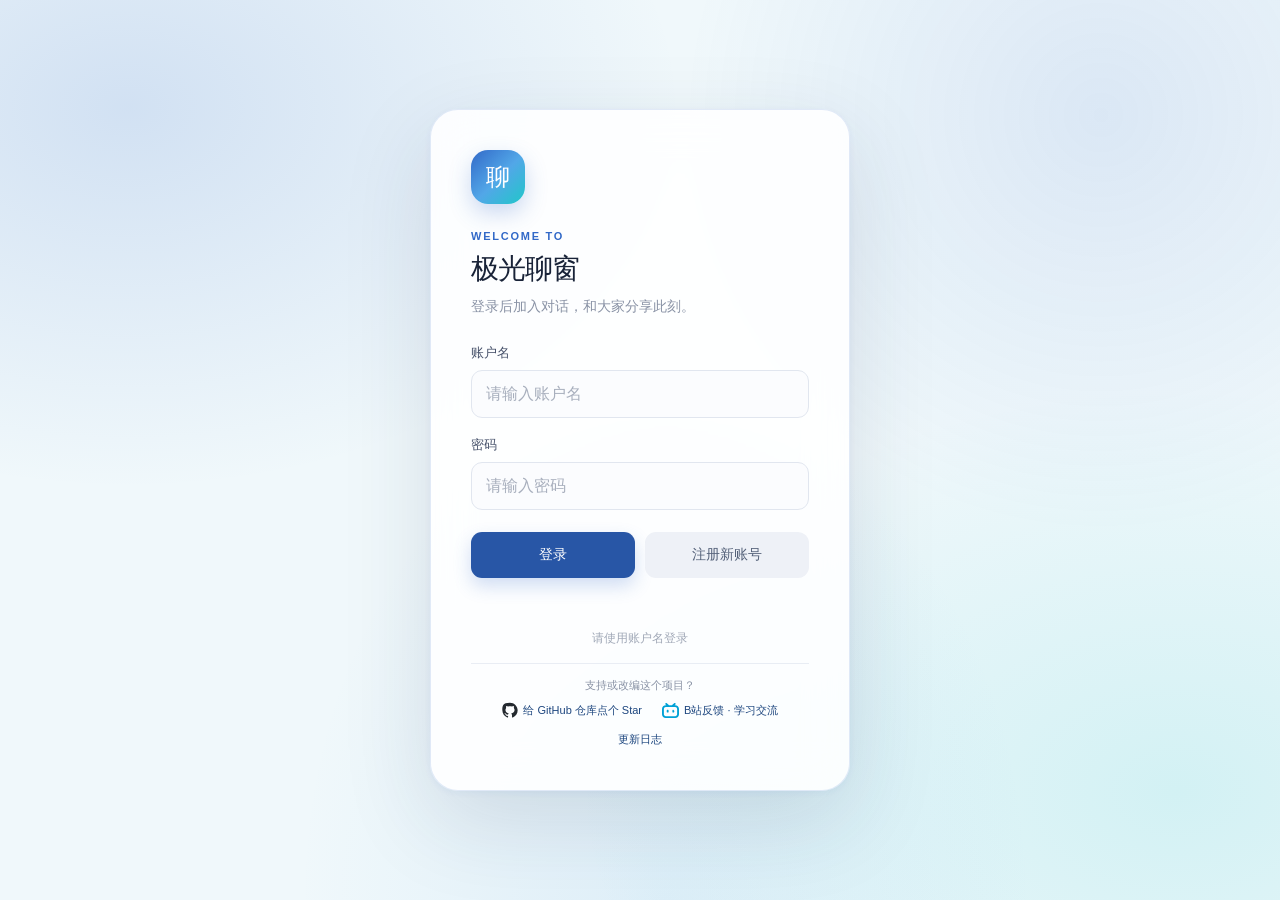
<file: index.html>
<!DOCTYPE html>
<html lang="zh-CN" data-theme="day" data-accent="aurora">
<head>
  <meta charset="UTF-8">
  <meta name="viewport" content="width=device-width, initial-scale=1.0">
  <meta name="theme-color" content="#f4f7fb">
  <title>极光聊窗</title>
  <link rel="icon" type="image/png" href="kamshion.png">
  <link rel="stylesheet" href="style.css">
</head>
<body>
  <main class="app-shell">
    <section id="auth-panel" aria-labelledby="auth-title">
      <div class="brand-mark" aria-hidden="true">聊</div>
      <p class="eyebrow">WELCOME TO</p>
      <h1 id="auth-title">极光聊窗</h1>
      <p class="auth-description">登录后加入对话，和大家分享此刻。</p>

      <form id="auth-form">
        <label for="account">账户名</label>
        <input type="text" id="account" placeholder="请输入账户名" maxlength="30" pattern="[A-Za-z0-9_$]+" title="账户名只能包含大小写英文字母、数字、下划线和美元符号（$）" autocomplete="username" required>
        <label for="password">密码</label>
        <input type="password" id="password" placeholder="请输入密码" autocomplete="current-password" required>
        <div class="btn-group">
          <button type="submit" class="primary-btn" data-auth-action="login">登录</button>
          <button type="button" class="secondary-btn" id="show-register-btn">注册新账号</button>
        </div>
        <p id="auth-msg" role="status" aria-live="polite"></p>
      </form>
      <p class="auth-footnote">请使用账户名登录</p>
      <footer class="project-support">
        <span>支持或改编这个项目？</span>
        <span class="project-support-links">
          <a href="https://github.com/KAMSHION/chat" target="_blank" rel="noopener noreferrer">
            <svg class="support-icon github-icon" aria-hidden="true" focusable="false" viewBox="0 0 24 24"><path d="M10.226 17.284c-2.965-.36-5.054-2.493-5.054-5.256 0-1.123.404-2.336 1.078-3.144-.292-.741-.247-2.314.09-2.965.898-.112 2.111.36 2.83 1.01.853-.269 1.752-.404 2.853-.404 1.1 0 1.999.135 2.807.382.696-.629 1.932-1.1 2.83-.988.315.606.36 2.179.067 2.942.72.854 1.101 2 1.101 3.167 0 2.763-2.089 4.852-5.098 5.234.763.494 1.28 1.572 1.28 2.807v2.336c0 .674.561 1.056 1.235.786 4.066-1.55 7.255-5.615 7.255-10.646C23.5 6.188 18.334 1 11.978 1 .5 1 .5 6.188.5 12.545c0 4.986 3.167 9.12 7.435 10.669.606.225 1.19-.18 1.19-.786V20.63a2.9 2.9 0 0 1-1.078.224c-1.483 0-2.359-.808-2.987-2.313-.247-.607-.517-.966-1.034-1.033-.27-.023-.359-.135-.359-.27 0-.27.45-.471.898-.471.652 0 1.213.404 1.797 1.235.45.651.921.943 1.483.943.561 0 .92-.202 1.437-.719.382-.381.674-.718.944-.943"></path></svg>
            <span>给 GitHub 仓库点个 Star</span>
          </a>
          <a href="https://space.bilibili.com/3546907207011146" target="_blank" rel="noopener noreferrer">
            <svg class="support-icon bilibili-icon" aria-hidden="true" focusable="false" viewBox="0 0 18 18"><path fill-rule="evenodd" clip-rule="evenodd" d="M3.73252 2.67094C3.33229 2.28484 3.33229 1.64373 3.73252 1.25764C4.11291 0.890684 4.71552 0.890684 5.09591 1.25764L7.21723 3.30403C7.27749 3.36218 7.32869 3.4261 7.37081 3.49407H10.5789C10.6211 3.4261 10.6723 3.36218 10.7325 3.30403L12.8538 1.25764C13.2342 0.890684 13.8368 0.890684 14.2172 1.25764C14.6175 1.64373 14.6175 2.28484 14.2172 2.67094L13.364 3.49407H14C16.2091 3.49407 18 5.28493 18 7.49407V12.9996C18 15.2087 16.2091 16.9996 14 16.9996H4C1.79086 16.9996 0 15.2087 0 12.9996V7.49406C0 5.28492 1.79086 3.49407 4 3.49407H4.58579L3.73252 2.67094ZM4 5.42343C2.89543 5.42343 2 6.31886 2 7.42343V13.0702C2 14.1748 2.89543 15.0702 4 15.0702H14C15.1046 15.0702 16 14.1748 16 13.0702V7.42343C16 6.31886 15.1046 5.42343 14 5.42343H4ZM5 9.31747C5 8.76519 5.44772 8.31747 6 8.31747C6.55228 8.31747 7 8.76519 7 9.31747V10.2115C7 10.7638 6.55228 11.2115 6 11.2115C5.44772 11.2115 5 10.7638 5 10.2115V9.31747ZM12 8.31747C11.4477 8.31747 11 8.76519 11 9.31747V10.2115C11 10.7638 11.4477 11.2115 12 11.2115C12.5523 11.2115 13 10.7638 13 10.2115V9.31747Z"></path></svg>
            <span>B站反馈 · 学习交流</span>
          </a>
          <a href="changelog/index.html"><span>更新日志</span></a>
        </span>
      </footer>
    </section>

    <section id="register-panel" aria-labelledby="register-title" hidden>
      <div class="brand-mark" aria-hidden="true">聊</div>
      <p class="eyebrow">CREATE ACCOUNT</p>
      <h1 id="register-title">创建账号</h1>
      <p class="auth-description">设置登录账户名和聊天室显示名称。</p>

      <form id="register-form">
        <label for="register-account">账户名（唯一）</label>
        <input type="text" id="register-account" placeholder="用于登录，不能与他人重复" maxlength="30" pattern="[A-Za-z0-9_$]+" title="账户名只能包含大小写英文字母、数字、下划线和美元符号（$）" autocomplete="username" required>
        <label for="display-name">用户名（对外展示）</label>
        <input type="text" id="display-name" placeholder="其他成员看到的名称" autocomplete="nickname" required>
        <label for="register-password">密码</label>
        <input type="password" id="register-password" placeholder="请输入密码" autocomplete="new-password" required>
        <label for="confirm-password">确认密码</label>
        <input type="password" id="confirm-password" placeholder="请再次输入密码" autocomplete="new-password" required>
        <div class="btn-group">
          <button type="button" class="secondary-btn" id="back-to-login-btn">返回登录</button>
          <button type="submit" class="primary-btn" id="confirm-register-btn">确认注册</button>
        </div>
        <p id="register-msg" role="status" aria-live="polite"></p>
      </form>
      <footer class="project-support">
        支持或改编这个项目？<a href="https://github.com/KAMSHION/chat" target="_blank" rel="noopener noreferrer">给 GitHub 仓库点个 Star</a>
        <a href="changelog/index.html"><span>更新日志</span></a>
      </footer>
    </section>

    <section id="chat-panel" aria-label="极光聊窗" style="display: none;">
      <aside id="workspace-sidebar" aria-label="主导航">
        <div class="sidebar-profile">
          <div id="my-button-avatar" class="sidebar-avatar" aria-hidden="true"></div>
          <div class="sidebar-profile-copy">
            <strong id="my-button-name"></strong>
            <span id="sidebar-account-name"></span>
          </div>
        </div>
        <nav class="sidebar-navigation" aria-label="工作区">
          <button id="chat-view-btn" class="sidebar-nav-item active" type="button" data-workspace-view="chat" aria-current="page">
            <span class="sidebar-nav-icon" aria-hidden="true">✦</span><span>极光 · 聊窗</span>
          </button>
          <button id="account-view-btn" class="sidebar-nav-item" type="button" data-workspace-view="account">
            <span class="sidebar-nav-icon" aria-hidden="true">▣</span><span>账户 · 安全</span>
          </button>
          <button id="appearance-view-btn" class="sidebar-nav-item" type="button" data-workspace-view="appearance">
            <span class="sidebar-nav-icon" aria-hidden="true">◐</span><span>外观 · 设置</span>
          </button>
          <button id="ai-view-btn" class="sidebar-nav-item" type="button" data-workspace-view="ai">
            <span class="sidebar-nav-icon" aria-hidden="true">✦</span><span>讯飞 · 星火AI</span>
          </button>
          <button id="workers-ai-view-btn" class="sidebar-nav-item" type="button" data-workspace-view="workers-ai">
            <span class="sidebar-nav-icon" aria-hidden="true">☁</span><span>Cloudflare · WorkersAI</span>
          </button>
          <button id="zai-chatglm-view-btn" class="sidebar-nav-item" type="button" data-workspace-view="zai-chatglm">
            <span class="sidebar-nav-icon" aria-hidden="true">
              <svg class="sidebar-nav-icon-svg" xmlns="http://www.w3.org/2000/svg" viewBox="0 0 30 30">
                <rect x="1.49" y="1.49" width="27.02" height="27.02" rx="4" fill="var(--accent)" stroke="var(--accent-button-text)" stroke-width="0.6317"/>
                <g fill="var(--surface-sidebar-end)">
                  <path d="M15.47 7.1l-1.3 1.85c-.2.29-.54.47-.9.47H6.17V7.09h9.3z"/>
                  <polygon points="24.3,7.1 13.14,22.91 5.7,22.91 16.86,7.1"/>
                  <path d="M14.53 22.91l1.31-1.86c.2-.29.54-.47.9-.47h7.09v2.33z"/>
                </g>
              </svg>
            </span><span>Zai · ChatGLM</span>
          </button>
          <button id="ali-qwen-view-btn" class="sidebar-nav-item" type="button" data-workspace-view="ali-qwen">
            <span class="sidebar-nav-icon" aria-hidden="true">✦</span><span>ALI · Qwen</span>
          </button>
        </nav>
        <section id="sidebar-admin-section" class="sidebar-admin" aria-labelledby="sidebar-admin-title" hidden>
          <h2 id="sidebar-admin-title">管理员</h2>
          <button id="members-btn" class="sidebar-nav-item" type="button">
            <span class="sidebar-nav-icon" aria-hidden="true">⊘</span><span>禁言用户</span>
          </button>
          <button id="report-inbox-btn" class="sidebar-nav-item" type="button" aria-label="举报审核邮件" hidden>
            <span class="sidebar-nav-icon" aria-hidden="true">▤</span><span>待处理举报</span>
          </button>
        </section>
        <button id="my-logout-btn" class="sidebar-logout" type="button">
          <span aria-hidden="true">↪</span><span>登出</span>
        </button>
      </aside>

      <div id="workspace-main">
        <section id="chat-view" class="workspace-view chat-workspace-view" aria-label="极光聊窗">
          <header id="header">
            <div class="chat-heading">
              <div class="brand-mark small" aria-hidden="true">极</div>
              <div>
                <h1>极光 · 聊窗</h1>
                <p>
                  <span class="status-dot"></span><span id="connection-status">正在连接...</span>
                  <span class="online-count">· <span id="online-count">0</span> 人在线</span>
                </p>
              </div>
            </div>
            <div class="header-actions">
              <button id="chat-members-btn" type="button">成员</button>
            </div>
          </header>
          <div id="messages" aria-live="polite" aria-label="聊天消息">
            <div class="empty-state" id="empty-state">
              <span class="empty-icon" aria-hidden="true">✦</span>
              <strong>这里暂时还没有消息</strong>
              <span>发送第一条消息，开启对话吧。</span>
            </div>
          </div>
          <div id="message-context-menu" class="message-context-menu" role="menu" hidden>
            <button id="quote-message-btn" type="button" role="menuitem">引用</button>
            <button id="report-message-btn" type="button" role="menuitem">举报</button>
          </div>
          <form id="message-form">
            <div id="input-area">
              <button id="mention-toggle" class="mention-toggle" type="button" aria-label="提及用户" title="提及用户">
                <svg viewBox="0 0 24 24" aria-hidden="true" focusable="false"><path d="M16.5 8.5v5a2.5 2.5 0 0 0 5 0v-2a9.5 9.5 0 1 0-3.1 7.05"/><circle cx="11" cy="12" r="4.5"/><path d="M15.5 12v1.5"/></svg>
              </button>
              <div class="composer">
                <div id="mention-picker" class="mention-picker" role="listbox" aria-label="提及用户" hidden></div>
                <div id="reply-preview" class="reply-preview" hidden>
                  <div class="reply-preview-content">
                    <span id="reply-preview-label">引用</span>
                    <span id="reply-preview-text"></span>
                  </div>
                  <button id="reply-cancel-btn" type="button" aria-label="取消引用">×</button>
                </div>
                <textarea id="msg-input" placeholder="说点什么吧..." maxlength="300" aria-label="输入消息" aria-controls="mention-picker" aria-autocomplete="list" aria-expanded="false"></textarea>
                <div class="composer-footer">
                  <span>Enter 发送 · Shift + Enter 换行</span>
                  <span id="char-count">0 / 300</span>
                </div>
              </div>
              <button id="send-btn" type="submit" aria-label="发送消息">
                <span>发送</span><span aria-hidden="true">↑</span>
              </button>
            </div>
          </form>
        </section>

        <section id="ai-view" class="workspace-view ai-workspace-view" aria-labelledby="ai-view-title" hidden>
          <header class="ai-workspace-header">
            <div class="workspace-page-header">
              <p class="workspace-eyebrow">IFLYTEK SPARK AI</p>
              <h1 id="ai-view-title"><svg class="spark-ai-title-logo" viewBox="0 0 34 34" aria-hidden="true" focusable="false"><defs><linearGradient id="spark-title-gradient" x1="-20.2755" y1="3.05782" x2="-4.19025" y2="37.0118" gradientUnits="userSpaceOnUse"><stop stop-color="#3916F2"/><stop offset="1" stop-color="#9C8AFB"/></linearGradient><clipPath id="spark-title-clip"><rect width="34" height="34" rx="10"/></clipPath></defs><g clip-path="url(#spark-title-clip)"><path d="M-3 -3H37V37H-3V-3Z" fill="#605BEC"/><path d="M-3 -3H37V37H-3V-3Z" fill="url(#spark-title-gradient)"/><path d="M14.8769 7.2832C14.9362 7.4548 14.8517 7.61744 14.833 7.77344C14.6146 9.68909 15.1826 11.4024 16.1748 13.0029C16.8924 14.1635 17.7851 15.1834 18.8427 16.0352C20.15 17.0897 20.2935 18.8154 19.5322 20.001C18.6586 21.3613 16.793 21.7541 15.4638 20.8369C15.3952 20.7901 15.2951 20.7621 15.2763 20.6279C15.4573 20.6342 15.6319 20.687 15.8066 20.6465C16.2247 20.5466 16.5118 20.297 16.6211 19.8789C16.7301 19.4578 16.6023 19.0956 16.2685 18.8242C15.3045 18.038 14.4027 17.1865 13.6601 16.1787C13.3794 15.7981 13.1265 15.3959 12.8769 14.9561C12.5026 15.3772 12.2461 15.8391 12.0527 16.332C11.0826 18.8092 11.9005 21.433 14.1093 22.9805C14.2716 23.0928 14.4432 23.1959 14.5898 23.3301C14.6241 23.3644 14.6557 23.4045 14.6962 23.4326C15.9661 24.2844 17.3359 24.8937 18.8554 25.1309C19.1887 25.1829 19.5225 25.2174 19.8564 25.2412C19.5244 25.2174 19.1926 25.1826 18.8613 25.1309C17.3418 24.8937 15.972 24.2854 14.7021 23.4336C14.6615 23.4055 14.63 23.3644 14.5957 23.3301C14.7173 23.2895 14.8083 23.3714 14.9082 23.415C18.3214 24.9032 22.1778 22.6004 22.4931 18.8877C22.5774 17.9081 22.4152 16.978 22.0097 16.0889C21.9848 16.0327 21.9593 15.979 21.9375 15.9229C21.9316 15.9074 21.9413 15.8858 21.9414 15.8643C22.0287 15.7895 22.1161 15.8543 22.1972 15.873C23.2516 16.104 24.1998 16.5538 25.0078 17.2744C26.0998 18.251 26.5428 19.4743 26.2089 20.9033C25.9164 22.1755 25.3387 23.3296 24.4863 24.3301L24.3125 24.5283L24.1308 24.7686C23.6926 25.3146 23.158 25.7592 22.5927 26.166C20.6894 27.5389 18.5522 28.0982 16.2246 27.9141C12.44 27.6176 8.98659 24.7716 8.00679 21.0869C7.02394 17.3989 7.88191 14.1667 10.5839 11.4521C11.9162 10.1136 13.2732 8.80241 14.6211 7.47949C14.6896 7.41085 14.746 7.3206 14.8769 7.2832ZM20.4775 25.2725H20.4834C20.4521 25.2718 20.4209 25.2695 20.3896 25.2686C20.4189 25.2694 20.4482 25.2718 20.4775 25.2725ZM23.4287 24.9219C23.0751 25.0441 22.7103 25.1293 22.333 25.1807C22.7114 25.1302 23.0758 25.0442 23.4287 24.9219ZM21.2822 9.18066C22.1027 9.98562 22.9298 10.7904 23.7441 11.6016C25.2449 13.0961 26.1343 14.9029 26.4619 16.9902C26.4743 17.0713 26.4812 17.1494 26.4843 17.2305C26.4843 17.2552 26.4711 17.2799 26.4648 17.3047C26.3905 17.3107 26.375 17.2555 26.3564 17.2119C25.8385 16.1417 24.9802 15.4701 23.8789 15.0801C23.2987 14.8742 22.6932 14.7558 22.1005 14.5967C20.6154 14.2035 19.2764 13.5578 18.2998 12.3223C17.5073 11.3176 17.0826 10.1726 17.0888 8.88086C17.0951 7.73889 17.0896 6.59996 17.0927 5.45801C17.0896 5.36129 17.0428 5.24319 17.1582 5.13086C18.5465 6.49418 19.9157 7.83914 21.2822 9.18066Z" fill="white"/></g></svg><span>讯飞 · 星火AI</span></h1>
              <p>与讯飞星火模型对话。你发送的内容会传给讯飞星火处理。</p>
            </div>
            <div class="ai-workspace-actions">
              <span class="ai-model-badge"><span aria-hidden="true">✦</span> 讯飞星火 · Spark-x2.5-1.7b</span>
              <button id="ai-chat-clear-btn" class="secondary-btn" type="button">新建对话</button>
            </div>
          </header>
          <div class="ai-chat-card">
            <div id="ai-chat-messages" class="ai-chat-messages" aria-live="polite" aria-label="AI对话"></div>
            <p id="ai-chat-status" class="ai-chat-status" role="status" aria-live="polite"></p>
            <form id="ai-chat-form" class="ai-chat-form">
              <div class="ai-chat-options" role="group" aria-label="讯飞星火 AI 选项">
                <div class="ai-chat-option-block ai-thinking-setting">
                  <div class="ai-chat-option-heading">
                    <span>思考模式</span>
                    <span class="ai-chat-help">
                      <button class="ai-chat-help-button" type="button" aria-label="思考模式说明" aria-describedby="ai-thinking-tooltip">?</button>
                      <span id="ai-thinking-tooltip" class="ai-chat-tooltip" role="tooltip">Disabled：关闭思考；Auto：由模型自动决定是否思考；Enabled：始终启用思考。若模型返回无效内容，请关闭思考模式以减少Token使用。</span>
                    </span>
                  </div>
                  <div id="ai-thinking-mode" class="ai-thinking-segment" data-value="disabled" role="radiogroup" aria-label="思考模式">
                    <button type="button" role="radio" aria-checked="true" tabindex="0" data-thinking-mode="disabled">Disabled</button>
                    <button type="button" role="radio" aria-checked="false" tabindex="-1" data-thinking-mode="auto">Auto</button>
                    <button type="button" role="radio" aria-checked="false" tabindex="-1" data-thinking-mode="enabled">Enabled</button>
                  </div>
                </div>
                <div class="ai-chat-web-setting">
                  <div class="ai-chat-option-heading">
                    <span>联网模式</span>
                    <span class="ai-chat-help">
                      <button class="ai-chat-help-button" type="button" aria-label="联网模式说明" aria-describedby="ai-web-search-tooltip">?</button>
                      <span id="ai-web-search-tooltip" class="ai-chat-tooltip" role="tooltip">开启后，星火会搜索互联网中的相关信息，并参考搜索结果回答；关闭后仅使用模型已有知识。</span>
                    </span>
                  </div>
                  <div id="ai-web-search-mode" class="ai-thinking-segment" data-value="disabled" role="radiogroup" aria-label="联网模式">
                    <button type="button" role="radio" aria-checked="true" tabindex="0" data-web-search-mode="disabled">Disabled</button>
                    <button type="button" role="radio" aria-checked="false" tabindex="-1" data-web-search-mode="enabled">Enabled</button>
                  </div>
                </div>
              </div>
              <label class="sr-only" for="ai-chat-input">输入问题</label>
              <textarea id="ai-chat-input" rows="3" placeholder="输入问题，Enter 发送，Shift + Enter 换行"></textarea>
              <div class="ai-chat-form-footer">
                <span>对话仅保存在当前页面；刷新或登出后会清空。</span>
                <button id="ai-chat-submit-btn" class="primary-btn" type="submit">发送</button>
              </div>
            </form>
          </div>
        </section>

        <section id="workers-ai-view" class="workspace-view workers-ai-workspace-view" data-workers-ai-model="workers-ai" aria-label="Cloudflare Workers AI" hidden>
          <header class="workers-ai-topbar">
            <h1 class="workers-ai-wordmark">Workers AI</h1>
            <button id="workers-ai-chat-clear-btn" class="workers-ai-new-chat" data-workers-ai-clear type="button">
              <svg viewBox="0 0 24 24" aria-hidden="true"><path d="M12 5v14M5 12h14"/></svg>
              <span>新建对话</span>
            </button>
          </header>
          <div class="workers-ai-main">
            <section id="workers-ai-welcome" class="workers-ai-welcome" data-workers-ai-welcome aria-labelledby="workers-ai-view-title">
              <svg class="workers-ai-logo" viewBox="0 0 460 271.2" role="img" aria-label="Cloudflare">
                <path fill="#FF9911" d="M328.6,125.6c-0.8,0-1.5,0.6-1.8,1.4l-4.8,16.7c-2.1,7.2-1.3,13.8,2.2,18.7c3.2,4.5,8.6,7.1,15.1,7.4l26.2,1.6c0.8,0,1.5,0.4,1.9,1c0.4,0.6,0.5,1.5,0.3,2.2c-0.4,1.2-1.6,2.1-2.9,2.2l-27.3,1.6c-14.8,0.7-30.7,12.6-36.3,27.2l-2,5.1c-0.4,1,0.3,2,1.4,2h93.8c1.1,0,2.1-0.7,2.4-1.8c1.6-5.8,2.5-11.9,2.5-18.2c0-37-30.2-67.2-67.3-67.2C330.9,125.5,329.7,125.5,328.6,125.6z"/>
                <path fill="#FF5E1F" d="M292.8,204.4c2.1-7.2,1.3-13.8-2.2-18.7c-3.2-4.5-8.6-7.1-15.1-7.4l-123.1-1.6c-0.8,0-1.5-0.4-1.9-1s-0.5-1.4-0.3-2.2c0.4-1.2,1.6-2.1,2.9-2.2l124.2-1.6c14.7-0.7,30.7-12.6,36.3-27.2l7.1-18.5c0.3-0.8,0.4-1.6,0.2-2.4c-8-36.2-40.3-63.2-78.9-63.2c-35.6,0-65.8,23-76.6,54.9c-7-5.2-15.9-8-25.5-7.1c-17.1,1.7-30.8,15.4-32.5,32.5c-0.4,4.4-0.1,8.7,0.9,12.7c-27.9,0.8-50.2,23.6-50.2,51.7c0,2.5,0.2,5,0.5,7.5c0.2,1.2,1.2,2.1,2.4,2.1h227.2c1.3,0,2.5-0.9,2.9-2.2L292.8,204.4z"/>
              </svg>
              <p class="workers-ai-kicker">CLOUDFLARE WORKERS AI</p>
              <h2 id="workers-ai-view-title">有什么可以帮你？</h2>
              <p>问我任何问题，或告诉我你正在做什么。</p>
            </section>
            <div id="workers-ai-chat-messages" class="workers-ai-chat-messages" data-workers-ai-messages aria-live="polite" aria-label="AI对话"></div>
            <p id="workers-ai-chat-status" class="workers-ai-chat-status" data-workers-ai-status role="status" aria-live="polite"></p>
            <form id="workers-ai-chat-form" class="workers-ai-composer" data-workers-ai-form>
              <label class="sr-only" for="workers-ai-chat-input">输入问题</label>
              <textarea id="workers-ai-chat-input" class="workers-ai-chat-input" rows="2" placeholder="给 Workers AI 发送消息..." aria-label="输入问题"></textarea>
              <div class="workers-ai-composer-footer">
                <span class="workers-ai-model-id">@cf/meta/llama-3.2-1b-instruct</span>
                <div>
                  <span class="workers-ai-shortcut">Enter 发送 · Shift + Enter 换行</span>
                  <button id="workers-ai-chat-submit-btn" class="workers-ai-send" type="submit" aria-label="发送消息">
                    <svg viewBox="0 0 24 24" aria-hidden="true"><path d="M12 19V5M5 12l7-7 7 7"/></svg>
                  </button>
                </div>
              </div>
            </form>
            <p class="workers-ai-disclaimer">Workers AI 的回答可能不准确，请自行核实重要信息。</p>
          </div>
        </section>

        <section id="zai-chatglm-view" class="workspace-view workers-ai-workspace-view glm-chat-view" data-workers-ai-model="zai-chatglm" aria-label="Zai · ChatGLM" hidden>
          <header class="workers-ai-topbar">
            <h1 class="workers-ai-wordmark">Zai · ChatGLM</h1>
            <button class="workers-ai-new-chat" data-workers-ai-clear type="button">
              <svg viewBox="0 0 24 24" aria-hidden="true"><path d="M12 5v14M5 12h14"/></svg>
              <span>新建对话</span>
            </button>
          </header>
          <div class="workers-ai-main">
            <div id="zai-chatglm-messages" class="workers-ai-chat-messages" data-workers-ai-messages aria-live="polite" aria-label="Zai · ChatGLM 对话"></div>
            <p class="workers-ai-chat-status" data-workers-ai-status role="status" aria-live="polite"></p>
            <form class="workers-ai-composer glm-composer" data-workers-ai-form>
              <label class="sr-only" for="zai-chatglm-input">输入问题</label>
              <textarea id="zai-chatglm-input" class="workers-ai-chat-input" rows="2" placeholder="发送消息" aria-label="输入问题"></textarea>
              <div class="workers-ai-composer-footer">
                <span class="glm-composer-plus" aria-hidden="true">
                  <svg viewBox="0 0 24 24"><path d="M12 5v14M5 12h14"/></svg>
                </span>
                <div>
                  <span class="workers-ai-model-id">GLM-4.7-Flash</span>
                  <button class="workers-ai-send" type="submit" aria-label="发送消息">
                    <svg viewBox="0 0 24 24" aria-hidden="true"><path d="M12 19V5M5 12l7-7 7 7"/></svg>
                  </button>
                </div>
              </div>
            </form>
            <p class="workers-ai-disclaimer">模型回答可能不准确，请自行核实重要信息。</p>
          </div>
        </section>

        <section id="ali-qwen-view" class="workspace-view workers-ai-workspace-view qwen-chat-view" data-workers-ai-model="ali-qwen" aria-label="ALI · Qwen" hidden>
          <header class="workers-ai-topbar">
            <h1 class="workers-ai-wordmark">ALI · Qwen</h1>
            <button class="workers-ai-new-chat" data-workers-ai-clear type="button">
              <svg viewBox="0 0 24 24" aria-hidden="true"><path d="M12 5v14M5 12h14"/></svg>
              <span>新建对话</span>
            </button>
          </header>
          <div class="workers-ai-main">
            <section class="workers-ai-welcome qwen-welcome" data-workers-ai-welcome>
              <h2>有什么可以帮你的吗？</h2>
            </section>
            <div id="ali-qwen-messages" class="workers-ai-chat-messages" data-workers-ai-messages aria-live="polite" aria-label="ALI · Qwen 对话"></div>
            <p class="workers-ai-chat-status" data-workers-ai-status role="status" aria-live="polite"></p>
            <form class="workers-ai-composer qwen-composer" data-workers-ai-form>
              <label class="sr-only" for="ali-qwen-input">输入问题</label>
              <span class="qwen-composer-plus" aria-hidden="true">
                <svg viewBox="0 0 24 24"><path d="M12 5v14M5 12h14"/></svg>
              </span>
              <textarea id="ali-qwen-input" class="workers-ai-chat-input" rows="1" placeholder="询问 Qwen" aria-label="输入问题"></textarea>
              <span class="qwen-model-name">Qwen3-30B</span>
              <button class="workers-ai-send" type="submit" aria-label="发送消息">
                <svg viewBox="0 0 24 24" aria-hidden="true"><path d="M12 19V5M5 12l7-7 7 7"/></svg>
              </button>
            </form>
            <p class="workers-ai-disclaimer">模型回答可能不准确，请自行核实重要信息。</p>
          </div>
        </section>

        <section id="account-view" class="workspace-view settings-workspace-view" aria-labelledby="account-view-title" hidden>
          <header class="workspace-page-header">
            <p class="workspace-eyebrow">PROFILE &amp; SECURITY</p>
            <h1 id="account-view-title">账户 · 安全</h1>
            <p>管理你的头像、昵称与登录安全。</p>
          </header>
          <div class="settings-card">
            <div class="my-profile">
              <div class="my-profile-identity">
                <button id="my-profile-avatar" class="my-profile-avatar" type="button" aria-label="点击更改头像">
                  <span id="my-profile-avatar-image" class="my-profile-avatar-image"></span>
                  <span class="my-profile-avatar-edit" aria-hidden="true">
                    <svg viewBox="0 0 24 24" focusable="false"><path d="M12 20h9"/><path d="M16.5 3.5a2.12 2.12 0 0 1 3 3L8 18l-4 1 1-4Z"/></svg>
                  </span>
                </button>
                <div class="my-profile-details">
                  <div class="my-profile-name-row">
                    <strong id="my-profile-name"></strong>
                    <button id="my-name-edit-btn" class="icon-button" type="button" aria-label="更改用户名">
                      <svg viewBox="0 0 24 24" aria-hidden="true"><path d="M12 20h9"/><path d="M16.5 3.5a2.12 2.12 0 0 1 3 3L8 18l-4 1 1-4Z"/></svg>
                    </button>
                  </div>
                  <div class="my-profile-role-row"><span id="my-profile-role" class="role-badges"></span></div>
                  <p class="my-account-line">账户名：<span id="my-account"></span></p>
                </div>
              </div>
              <input type="file" id="avatar-input" accept="image/*" aria-label="选择头像" hidden onchange="uploadAvatar(this)">
              <form id="my-name-edit-form" class="my-name-edit-form" hidden>
                <label for="my-name-input">新用户名</label>
                <input id="my-name-input" type="text" autocomplete="nickname" required>
                <p id="my-name-msg" role="status" aria-live="polite"></p>
                <div class="btn-group">
                  <button id="my-name-cancel-btn" type="button" class="secondary-btn">取消</button>
                  <button id="my-name-save-btn" type="submit" class="primary-btn">保存</button>
                </div>
              </form>
              <div class="my-profile-actions">
                <button id="change-password-btn" class="secondary-btn" type="button">修改密码</button>
              </div>
            </div>
          </div>
        </section>

        <section id="appearance-view" class="workspace-view settings-workspace-view" aria-labelledby="appearance-view-title" hidden>
          <header class="workspace-page-header">
            <p class="workspace-eyebrow">APPEARANCE</p>
            <h1 id="appearance-view-title">外观 · 设置</h1>
            <p>调整语言与聊天室的显示主题。</p>
          </header>
          <div class="settings-card appearance-settings">
            <section class="appearance-setting-group" aria-labelledby="theme-setting-title">
              <div>
                <h2 id="theme-setting-title">主题切换</h2>
                <p>在明亮与黑暗界面间切换。</p>
              </div>
              <div class="theme-choice-group" role="group" aria-label="主题切换">
                <button class="theme-choice" type="button" data-theme-choice="night" aria-pressed="false">黑暗界面</button>
                <button class="theme-choice" type="button" data-theme-choice="day" aria-pressed="true">明亮界面</button>
              </div>
            </section>
            <section class="appearance-setting-group accent-setting-group" aria-labelledby="accent-setting-title">
              <div>
                <h2 id="accent-setting-title">主题配色</h2>
                <p>四种主题均支持明亮与黑暗界面。</p>
              </div>
              <div class="accent-choice-group" role="group" aria-label="主题配色">
                <button class="accent-choice" type="button" data-accent-choice="aurora" aria-pressed="true" aria-label="绚彩极光 · 青蓝星海" title="绚彩极光 · 青蓝星海"><span class="accent-choice-swatch" aria-hidden="true"></span><span>绚彩极光 · 青蓝星海</span></button>
                <button class="accent-choice" type="button" data-accent-choice="deepsea" aria-pressed="false" aria-label="深蓝幽紫 · 幻海之境" title="深蓝幽紫 · 幻海之境"><span class="accent-choice-swatch" aria-hidden="true"></span><span>深蓝幽紫 · 幻海之境</span></button>
                <button class="accent-choice" type="button" data-accent-choice="sunset" aria-pressed="false" aria-label="橙霞入暮 · 藏蓝沉星" title="橙霞入暮 · 藏蓝沉星"><span class="accent-choice-swatch" aria-hidden="true"></span><span>橙霞入暮 · 藏蓝沉星</span></button>
                <button class="accent-choice" type="button" data-accent-choice="miku" aria-pressed="false" aria-label="初音青绿 · 蔚蓝天依" title="初音青绿 · 蔚蓝天依"><span class="accent-choice-swatch" aria-hidden="true"></span><span>初音青绿 · 蔚蓝天依</span></button>
              </div>
            </section>
            <section class="appearance-setting-group" aria-labelledby="language-setting-title">
              <div>
                <h2 id="language-setting-title">语言</h2>
                <p>更改界面显示语言。</p>
              </div>
              <button id="language-toggle" class="language-toggle" type="button" aria-label="选择语言" aria-haspopup="dialog" aria-controls="language-dialog">
                <span id="current-language-label">简体中文</span>
                <span aria-hidden="true">⌄</span>
              </button>
            </section>
          </div>
        </section>
      </div>
    </section>

    <dialog id="members-dialog" aria-labelledby="members-title">
      <div class="members-dialog-header">
        <div>
          <h2 id="members-title">极光聊窗成员</h2>
          <p id="members-count">正在加载...</p>
        </div>
        <button id="members-close" type="button" aria-label="关闭成员列表">×</button>
      </div>
      <div id="members-list" aria-live="polite"></div>
    </dialog>

    <dialog id="language-dialog" aria-labelledby="language-dialog-title">
      <div class="members-dialog-header">
        <div>
          <h2 id="language-dialog-title">选择语言</h2>
        </div>
        <button id="language-dialog-close" type="button" aria-label="关闭">×</button>
      </div>
      <div id="language-picker" class="language-picker" role="group" aria-label="选择语言">
        <button type="button" data-language="zh-CN" lang="zh-CN">简体中文</button>
        <button type="button" data-language="en" lang="en">English</button>
      </div>
    </dialog>

    <dialog id="change-password-dialog" aria-labelledby="change-password-title">
      <div class="members-dialog-header">
        <div>
          <h2 id="change-password-title">修改密码</h2>
          <p>请先验证当前密码</p>
        </div>
        <button id="change-password-close" type="button" aria-label="关闭">×</button>
      </div>
      <form id="change-password-form" class="username-form">
        <label for="current-password">当前密码</label>
        <input id="current-password" type="password" autocomplete="current-password" required>
        <label for="new-password">新密码</label>
        <input id="new-password" type="password" maxlength="128" autocomplete="new-password" required>
        <label for="confirm-new-password">确认新密码</label>
        <input id="confirm-new-password" type="password" maxlength="128" autocomplete="new-password" required>
        <p id="change-password-msg" role="status" aria-live="polite"></p>
        <div class="btn-group">
          <button id="change-password-cancel" type="button" class="secondary-btn">取消</button>
          <button id="change-password-submit" type="submit" class="primary-btn">确认修改</button>
        </div>
      </form>
    </dialog>

    <dialog id="user-info-dialog" aria-labelledby="user-info-title">
      <div class="members-dialog-header">
        <div>
          <h2 id="user-info-title">用户信息</h2>
          <p id="user-info-description"></p>
        </div>
        <button id="user-info-close" type="button" aria-label="关闭">×</button>
      </div>
      <div class="my-profile">
        <div id="user-info-avatar" class="my-profile-avatar user-profile-avatar">
          <span id="user-info-avatar-image" class="my-profile-avatar-image"></span>
        </div>
        <div class="my-profile-name-row">
          <strong id="user-info-name"></strong>
          <span id="user-info-role" class="role-badges"></span>
        </div>
        <p class="my-account-line">账户名：<span id="user-info-account"></span></p>
      </div>
    </dialog>

    <dialog id="report-dialog" aria-labelledby="report-dialog-title">
      <div class="members-dialog-header">
        <div><h2 id="report-dialog-title">举报用户</h2></div>
        <button id="report-dialog-close" type="button" aria-label="关闭">×</button>
      </div>
      <div class="report-dialog-content">
        <button id="manual-report-option" class="report-choice" type="button">
          <strong>人工审核</strong>
          <span>选择一位管理或超管进行审核</span>
        </button>
        <button id="ai-report-option" class="report-choice" type="button">
          <strong>AI智能处理</strong>
          <span>使用第三方 AI 内容审核接口</span>
        </button>
        <p id="report-dialog-status" class="report-status" role="status" aria-live="polite"></p>
      </div>
    </dialog>

    <dialog id="reviewer-dialog" aria-labelledby="reviewer-dialog-title">
      <div class="members-dialog-header">
        <div><h2 id="reviewer-dialog-title">选择审核员</h2></div>
        <button id="reviewer-dialog-close" type="button" aria-label="关闭">×</button>
      </div>
      <div id="reviewer-list" class="reviewer-list" aria-label="选择审核员"></div>
      <p id="reviewer-status" class="report-status" role="status" aria-live="polite"></p>
      <div class="report-dialog-actions">
        <button id="reviewer-cancel-btn" class="secondary-btn" type="button">取消</button>
      </div>
    </dialog>

    <dialog id="submit-report-dialog" aria-labelledby="submit-report-title">
      <div class="members-dialog-header">
        <div>
          <h2 id="submit-report-title">提交举报</h2>
          <p id="submit-report-reviewer"></p>
        </div>
        <button id="submit-report-close" type="button" aria-label="关闭">×</button>
      </div>
      <form id="submit-report-form" class="username-form">
        <label for="report-reason">举报理由</label>
        <textarea id="report-reason" maxlength="500" rows="4" required></textarea>
        <p id="submit-report-status" role="status" aria-live="polite"></p>
        <div class="btn-group">
          <button id="submit-report-cancel-btn" class="secondary-btn" type="button">取消</button>
          <button id="submit-report-submit-btn" class="primary-btn" type="submit">提交</button>
        </div>
      </form>
    </dialog>

    <dialog id="ai-review-dialog" aria-labelledby="ai-review-title">
      <div class="members-dialog-header">
        <div>
          <h2 id="ai-review-title">AI智能处理</h2>
          <p>提交后，所选消息内容会发送至对应的第三方审核接口。</p>
        </div>
        <button id="ai-review-close" type="button" aria-label="关闭">×</button>
      </div>
      <div class="ai-service-source">
        <span>API服务来源：</span>
        <a href="https://apizero.cn" target="_blank" rel="noopener noreferrer" aria-label="极数本源 API 服务（在新窗口打开）">
          <svg class="jishu-source-logo" width="27" height="30" viewBox="0 0 210 230.85" xmlns="http://www.w3.org/2000/svg" role="img" aria-label="极数本源">
            <g>
              <path d="M206.63,103.08L188.14,123.74L171.7,142.11L165.33,149.24L160.11,155.07L139.35,178.27L133.19,185.15L113.89,185.15L108.02,178.11L98.39,166.56L88.79,155.07L83.93,149.24L83.28,148.46L88.98,142.11L120.27,142.11L114.53,148.53L113.89,149.24L115.12,149.24L119.99,155.07L128.63,155.07L133.85,149.24L140.23,142.11L156.67,123.74L105.41,123.74L123.89,103.08L206.63,103.08Z" fill="#499cd8"></path>
              <path d="M206.47,68.08L187.99,88.74L136.72,88.74L155.21,68.08L206.47,68.08Z" fill="#499cd8"></path>
              <path d="M165.52,34.88L147.03,55.55L135.82,68.08L117.33,88.74L104.49,103.08L90.06,119.21L86.01,123.74L73.92,137.25L58.73,119.05L39.89,96.46L18.31,70.6L49.51,70.6L56.03,78.42L74.88,101.01L102.09,70.6L104.34,68.08L115.56,55.55L76.49,55.55L94.99,34.88L165.52,34.88Z" fill="#499cd8"></path>
            </g>
          </svg>
          <span>极数本源</span>
        </a>
        <a href="https://uapis.cn/docs/api-reference/post-sensitive-word-quick-check" target="_blank" rel="noopener noreferrer" aria-label="UAPIS API 文档（在新窗口打开）">
          <svg class="uapis-source-logo" xmlns="http://www.w3.org/2000/svg" width="27" height="27" viewBox="0 0 956 949" fill="none" role="img" aria-label="UAPIS">
            <g transform="translate(0 949) scale(.1 -.1)" fill="currentColor">
              <path d="M4626 9480 c-124 -14 -232 -39 -351 -79 -98 -34 -3842 -1736 -3988 -1814 -245 -129 -337 -429 -210 -681 29 -56 100 -136 158 -176 38 -26 3892 -1796 4006 -1840 155 -59 375 -100 544 -100 170 0 377 38 543 99 120 44 3972 1800 4018 1832 252 172 286 546 70 763 -33 34 -83 73 -111 88 -139 73 -3965 1812 -4043 1837 -191 63 -452 92 -636 71z m323 -1070 c66 -16 299 -121 1084 -487 696 -325 1009 -476 1033 -498 49 -47 74 -108 74 -186 0 -79 -34 -155 -86 -195 -41 -32 -1953 -922 -2044 -952 -142 -47 -281 -51 -429 -11 -80 21 -2023 925 -2077 965 -17 13 -44 48 -60 76 -54 99 -34 228 49 308 28 27 259 139 989 479 524 245 979 456 1012 469 135 55 308 67 455 32z"/>
              <path d="M775 5426 c-281 -128 -532 -246 -557 -264 -92 -63 -164 -167 -193 -277 -50 -193 23 -414 174 -528 41 -31 589 -284 2031 -939 1087 -493 2018 -911 2069 -928 316 -106 654 -106 981 1 148 49 4014 1812 4078 1861 262 197 252 627 -20 811 -29 19 -283 140 -565 267 l-511 231 -1294 -592 c-711 -325 -1330 -606 -1375 -625 -116 -46 -268 -88 -419 -116 -114 -20 -160 -23 -394 -23 -212 1 -285 4 -365 19 -145 26 -312 71 -412 110 -49 18 -673 300 -1388 626 -715 326 -1307 594 -1315 596 -8 1 -245 -102 -525 -230z m-207 -513 c83 -39 131 -141 110 -237 -15 -69 -85 -139 -154 -154 -79 -17 -137 0 -194 58 -88 87 -88 203 0 291 68 68 149 82 238 42z"/>
              <path d="M795 3032 c-276 -125 -521 -240 -547 -254 -57 -34 -141 -126 -174 -189 -72 -144 -72 -325 2 -470 29 -59 101 -139 159 -179 51 -35 3944 -1818 4045 -1853 343 -117 700 -114 1042 10 60 21 3767 1704 3948 1791 74 36 180 138 218 209 126 239 50 539 -169 670 -30 17 -280 134 -556 258 l-501 227 -1329 -602 c-750 -340 -1378 -619 -1443 -641 -242 -80 -492 -115 -779 -106 -255 8 -452 43 -668 118 -48 17 -683 303 -1410 635 -728 332 -1326 604 -1330 603 -5 0 -233 -102 -508 -227z m-227 -549 c83 -39 131 -141 110 -237 -15 -69 -85 -139 -154 -154 -79 -17 -137 0 -194 58 -88 87 -88 203 0 291 68 68 149 82 238 42z"/>
            </g>
          </svg>
          <span>UAPIS</span>
        </a>
      </div>
      <div class="ai-review-options" role="radiogroup" aria-label="选择AI审核接口">
        <label class="ai-review-option">
          <input type="radio" name="ai-review-provider" value="content-moderation">
          <span><strong>AI审核</strong><small>接口1</small></span>
        </label>
        <label class="ai-review-option">
          <input type="radio" name="ai-review-provider" value="text-censor">
          <span><strong>AI审核</strong><small>接口2</small></span>
        </label>
        <label class="ai-review-option">
          <input type="radio" name="ai-review-provider" value="uapis-profanity">
          <span><strong>AI审核</strong><small>接口3</small></span>
        </label>
      </div>
      <p id="ai-review-status" class="report-status" role="status" aria-live="polite"></p>
      <div class="report-dialog-actions">
        <button id="ai-review-cancel-btn" class="secondary-btn" type="button">取消</button>
        <button id="ai-review-submit-btn" class="primary-btn" type="button">提交</button>
      </div>
    </dialog>

    <dialog id="ai-result-dialog" aria-labelledby="ai-result-title">
      <div class="members-dialog-header">
        <div><h2 id="ai-result-title">AI审核结果</h2></div>
        <button id="ai-result-close" type="button" aria-label="关闭">×</button>
      </div>
      <div id="ai-result-content" class="ai-result-content"></div>
      <div class="report-dialog-actions">
        <button id="ai-result-done-btn" class="primary-btn" type="button">完成</button>
      </div>
    </dialog>

    <dialog id="report-inbox-dialog" aria-labelledby="report-inbox-title">
      <div class="members-dialog-header">
        <div>
          <h2 id="report-inbox-title">举报审核邮件</h2>
          <p id="report-inbox-count">待审核</p>
        </div>
        <button id="report-inbox-close" type="button" aria-label="关闭">×</button>
      </div>
      <div id="report-inbox-list" class="report-inbox-list" aria-live="polite"></div>
    </dialog>

    <dialog id="report-violation-dialog" aria-labelledby="report-violation-title">
      <div class="members-dialog-header">
        <div><h2 id="report-violation-title">确认违规审核</h2></div>
        <button id="report-violation-close" type="button" aria-label="关闭">×</button>
      </div>
      <form id="report-violation-form" class="username-form">
        <label for="report-violation-content">违规内容</label>
        <textarea id="report-violation-content" maxlength="500" rows="4" placeholder="请填写确认的违规内容" required></textarea>
        <p id="report-violation-status" role="status" aria-live="polite"></p>
        <div class="btn-group">
          <button id="report-violation-cancel" class="secondary-btn" type="button">取消</button>
          <button id="report-violation-submit" class="primary-btn" type="submit">确认</button>
        </div>
      </form>
    </dialog>

    <dialog id="mute-dialog" aria-labelledby="mute-title">
      <div class="members-dialog-header">
        <div>
          <h2 id="mute-title">将用户禁言</h2>
          <p>设置禁言时长，单位为分钟</p>
        </div>
        <button id="mute-dialog-close" type="button" aria-label="关闭">×</button>
      </div>
      <form id="mute-form" class="username-form">
        <label id="mute-duration-label" for="mute-duration">禁言用户，时长（min）</label>
        <input id="mute-duration" type="number" min="1" step="1" placeholder="输入分钟数（min）" required>
        <label for="mute-reason">理由</label>
        <textarea id="mute-reason" maxlength="200" rows="3" placeholder="请填写禁言理由" required></textarea>
        <p id="mute-msg" role="status" aria-live="polite"></p>
        <div class="btn-group">
          <button id="mute-cancel-btn" type="button" class="secondary-btn">取消</button>
          <button id="mute-confirm-btn" type="submit" class="primary-btn">确认</button>
        </div>
      </form>
    </dialog>

    <dialog id="unmute-dialog" aria-labelledby="unmute-title">
      <div class="members-dialog-header">
        <div>
          <h2 id="unmute-title">解除禁言</h2>
          <p id="unmute-description">确认解除该成员的禁言吗？</p>
        </div>
        <button id="unmute-dialog-close" type="button" aria-label="关闭">×</button>
      </div>
      <div class="username-form">
        <p id="unmute-msg" role="status" aria-live="polite"></p>
        <div class="btn-group">
          <button id="unmute-cancel-btn" type="button" class="secondary-btn">取消</button>
          <button id="unmute-confirm-btn" type="button" class="primary-btn">确认</button>
        </div>
      </div>
    </dialog>
  </main>
  <script type="module">
    import { countDisplayWidth } from './display-width.mjs';
    window.countDisplayWidth = countDisplayWidth;
  </script>
  <script src="app.js"></script>
</body>
</html>
</file>
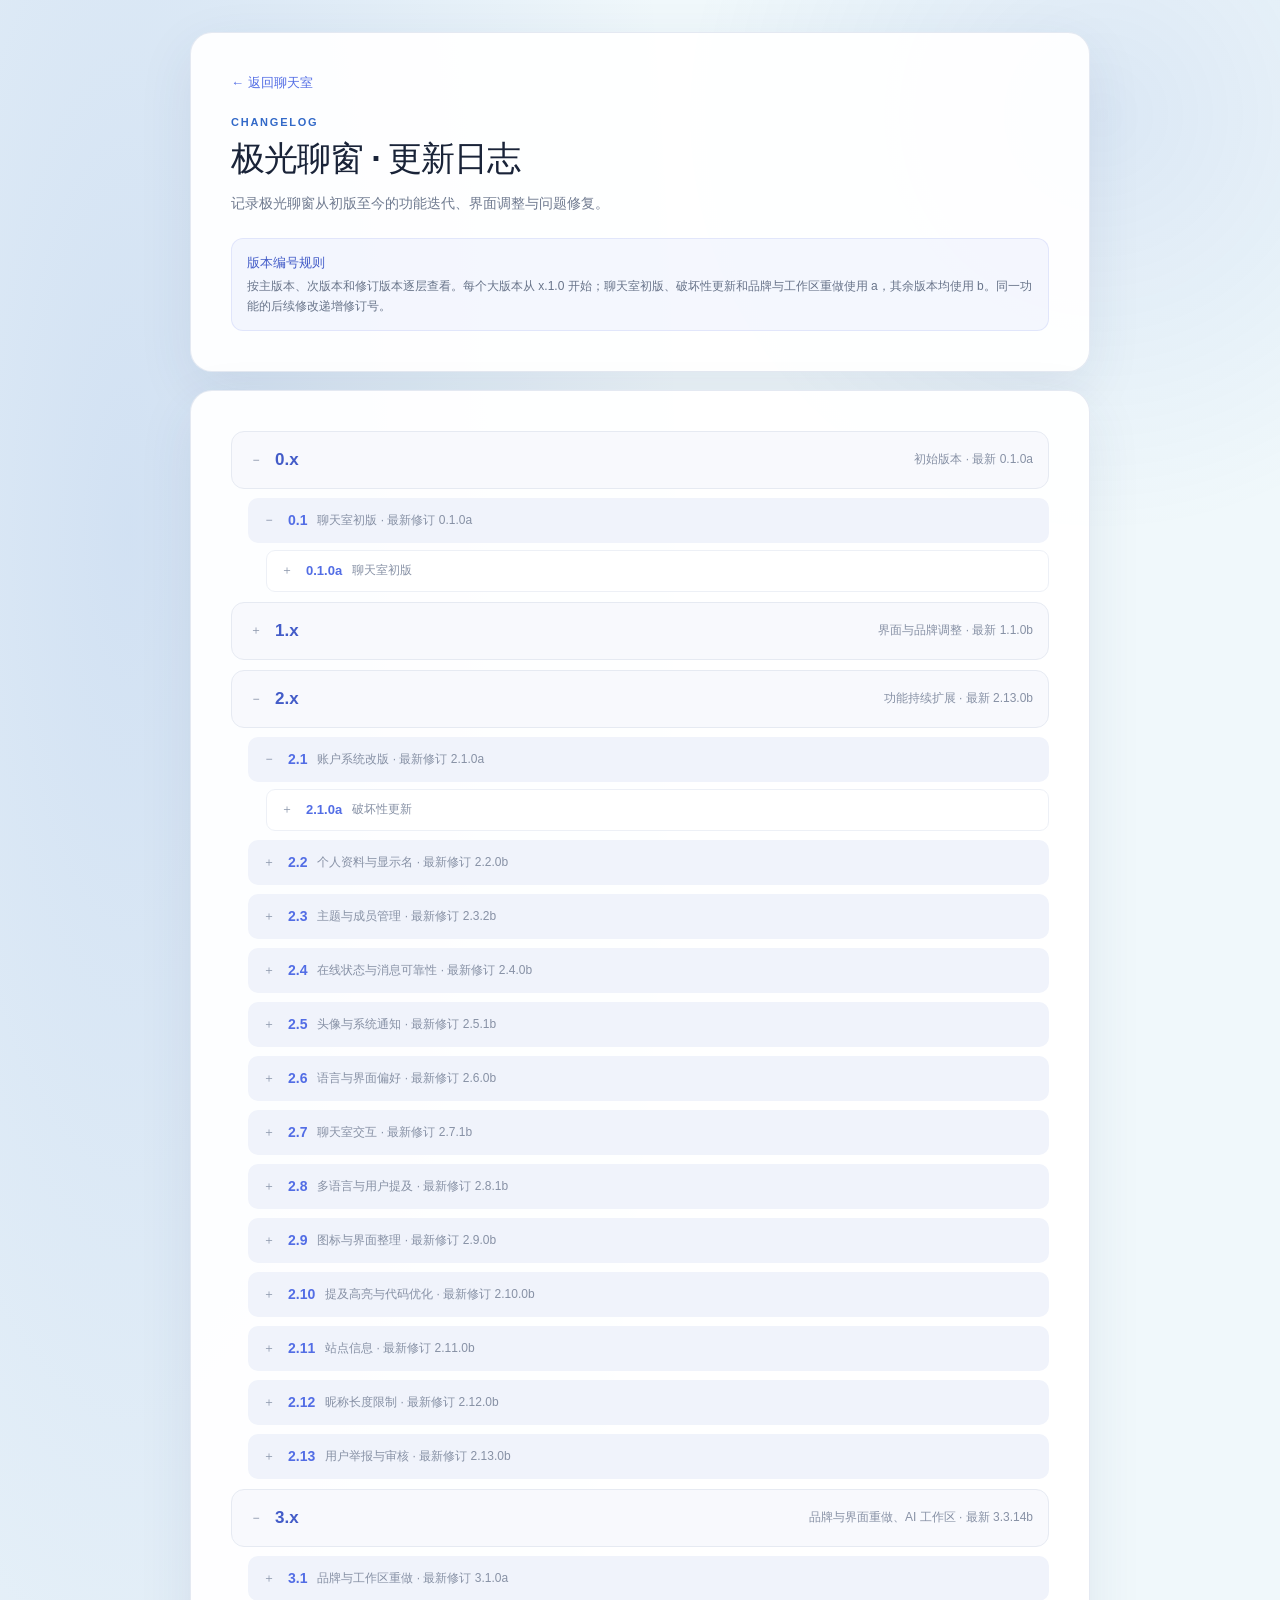
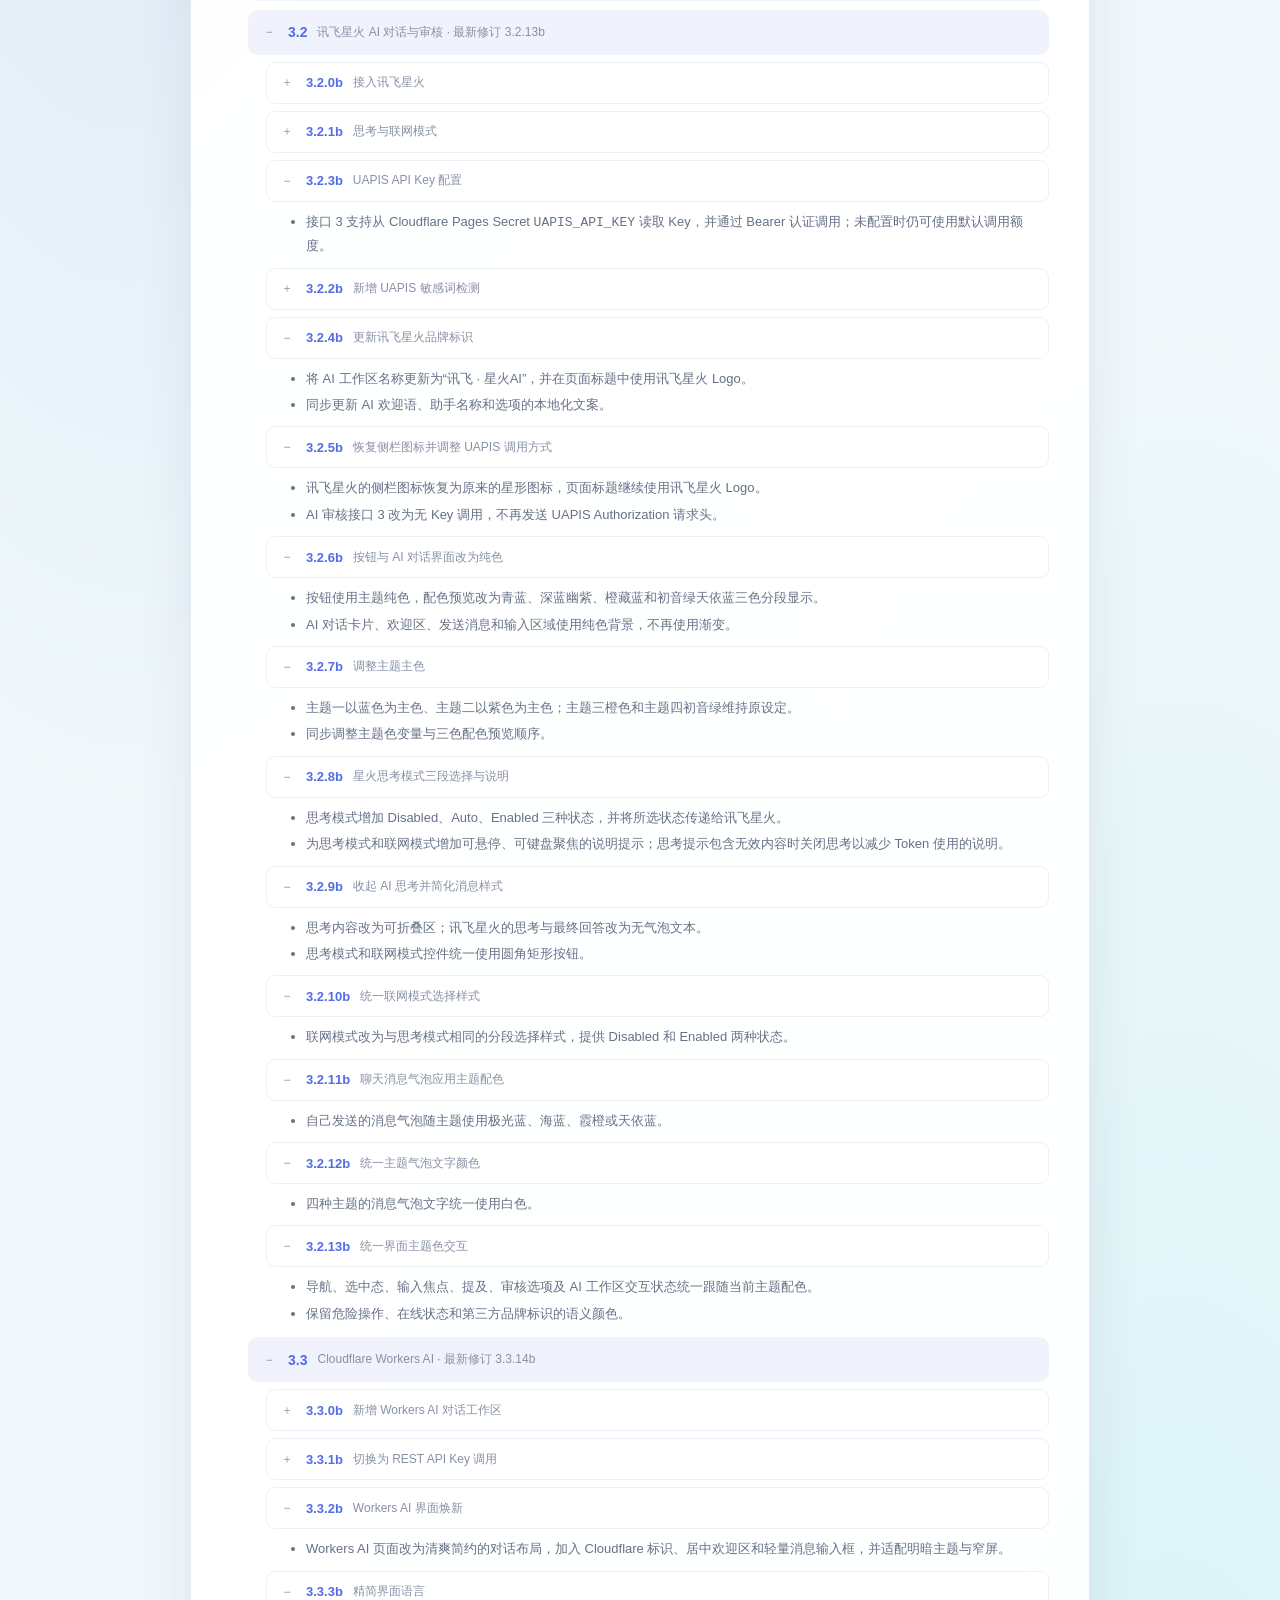
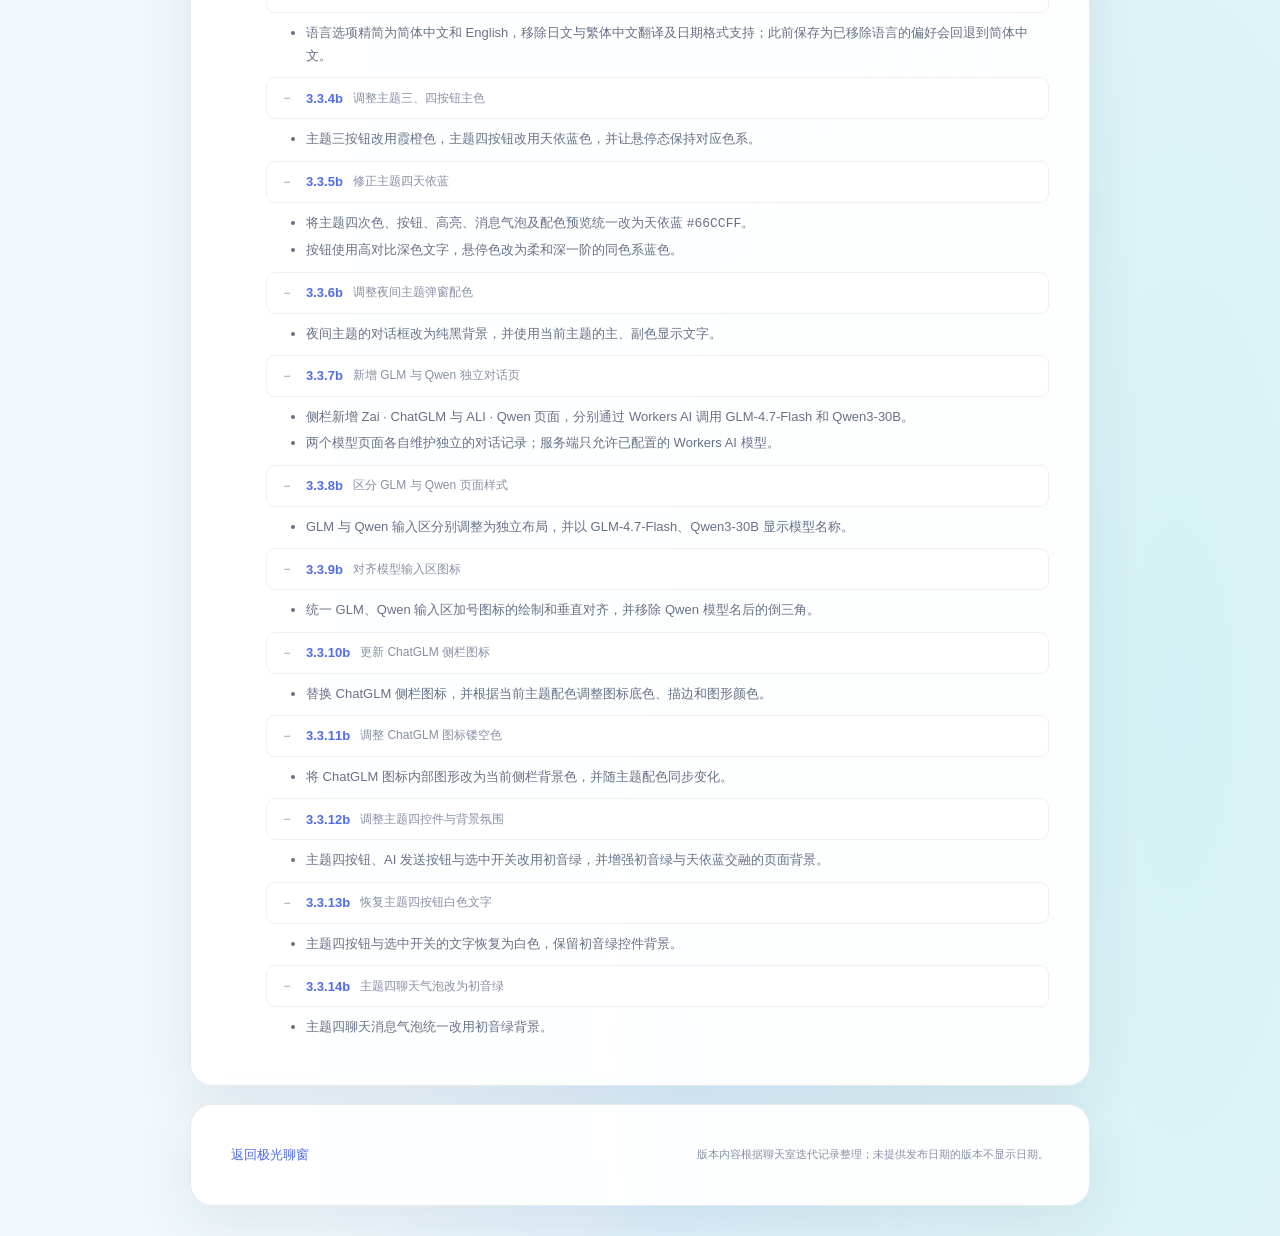
<file: changelog/index.html>
<!DOCTYPE html>
<html lang="zh-CN" data-theme="day">
<head>
  <meta charset="UTF-8">
  <meta name="viewport" content="width=device-width, initial-scale=1.0">
  <meta name="theme-color" content="#f4f7fb">
  <title>更新日志 · 极光聊窗</title>
  <link rel="icon" type="image/png" href="../kamshion.png">
  <link rel="stylesheet" href="../style.css">
  <link rel="stylesheet" href="changelog.css">
</head>
<body>
  <main class="app-shell changelog-shell">
    <header class="changelog-header">
      <a class="changelog-back" href="../index.html">← 返回聊天室</a>
      <p class="eyebrow">CHANGELOG</p>
      <h1>极光聊窗 · 更新日志</h1>
      <p>记录极光聊窗从初版至今的功能迭代、界面调整与问题修复。</p>
      <div class="version-guide">
        <strong>版本编号规则</strong>
        <span>按主版本、次版本和修订版本逐层查看。每个大版本从 x.1.0 开始；聊天室初版、破坏性更新和品牌与工作区重做使用 a，其余版本均使用 b。同一功能的后续修改递增修订号。</span>
      </div>
    </header>

    <section class="release-tree" aria-label="版本更新列表">
      <details class="release-major" open>
        <summary><span>0.x</span><small>初始版本 · 最新 0.1.0a</small></summary>
        <details class="release-minor" open>
          <summary><span>0.1</span><small>聊天室初版 · 最新修订 0.1.0a</small></summary>
          <details class="release-version">
            <summary><span>0.1.0a</span><small>聊天室初版</small></summary>
            <ul>
              <li>建立登录与聊天室的基本页面，支持发送和显示聊天消息。</li>
              <li>加入基础消息列表、用户信息和初始交互，作为后续迭代的起点。</li>
            </ul>
          </details>
        </details>
      </details>

      <details class="release-major">
        <summary><span>1.x</span><small>界面与品牌调整 · 最新 1.1.0b</small></summary>
        <details class="release-minor">
          <summary><span>1.1</span><small>聊天室更名与界面重整 · 最新修订 1.1.0b</small></summary>
          <details class="release-version">
            <summary><span>1.1.0b</span><small>从“在线聊天室”更名</small></summary>
            <ul>
              <li>将“在线聊天室”更名为“极简聊天室”，并逐步统一为“极简聊窗”。</li>
              <li>重整登录页和聊天室的卡片式布局，加入响应式设计、空消息提示、字符计数和表单状态反馈。</li>
              <li>调整消息气泡、头像、昵称与日期的位置；保留原有配色，不使用气泡尾巴。</li>
            </ul>
          </details>
        </details>
      </details>

      <details class="release-major" open>
        <summary><span>2.x</span><small>功能持续扩展 · 最新 2.13.0b</small></summary>
        <details class="release-minor" open>
          <summary><span>2.1</span><small>账户系统改版 · 最新修订 2.1.0a</small></summary>
          <details class="release-version">
            <summary><span>2.1.0a</span><small>破坏性更新</small></summary>
            <ul>
              <li>注册时将唯一的登录账户名与聊天室显示用户名分开。</li>
              <li>登录、成员和消息展示改用对应字段；需要按新字段结构重建 D1 数据表。</li>
              <li>增加确认密码与注册信息校验，注册完成后可直接返回登录。</li>
            </ul>
          </details>
        </details>

        <details class="release-minor">
          <summary><span>2.2</span><small>个人资料与显示名 · 最新修订 2.2.0b</small></summary>
          <details class="release-version">
            <summary><span>2.2.0b</span><small>资料管理</small></summary>
            <ul>
              <li>支持更改聊天室显示用户名，并同步更新历史消息与当前页面中的名称。</li>
              <li>增加“我的”资料入口和其他成员的只读资料窗口，显示头像、用户名、账户名与角色。</li>
              <li>个人资料支持修改密码与退出登录；密码更新使用现有安全哈希流程。</li>
            </ul>
          </details>
        </details>

        <details class="release-minor">
          <summary><span>2.3</span><small>主题与成员管理 · 最新修订 2.3.2b</small></summary>
          <details class="release-version">
            <summary><span>2.3.0b</span><small>禁言与主题</small></summary>
            <ul>
              <li>增加管理员禁言功能与后端权限检查，并阻止仍在禁言期的用户发言。</li>
              <li>增加白昼 / 极夜主题切换，并记住用户的主题偏好。</li>
              <li>成员按角色排序，限制管理员之间互相禁言。</li>
            </ul>
          </details>
          <details class="release-version">
            <summary><span>2.3.1b</span><small>禁言通知与解除</small></summary>
            <ul>
              <li>禁言表单增加理由；聊天室广播禁言通知，显示操作者、目标、时长和理由。</li>
              <li>增加解除禁言确认流程与解除通知；操作和通知采用一致的数据库批次处理。</li>
              <li>成员列表可直接显示“禁言”或“解除”操作状态。</li>
            </ul>
          </details>
          <details class="release-version">
            <summary><span>2.3.2b</span><small>禁言交互修正</small></summary>
            <ul>
              <li>修复同一成员列表内禁言状态没有同步、解除按钮误开禁言窗口的问题。</li>
              <li>改进禁言弹窗、成员滚动条、桌面窗口尺寸与管理标签的对齐。</li>
            </ul>
          </details>
        </details>

        <details class="release-minor">
          <summary><span>2.4</span><small>在线状态与消息可靠性 · 最新修订 2.4.0b</small></summary>
          <details class="release-version">
            <summary><span>2.4.0b</span><small>成员在线状态</small></summary>
            <ul>
              <li>聊天室显示在线人数，成员列表显示在线 / 离线状态，并定时更新在线状态。</li>
              <li>修复发送后即时刷新与轮询同时执行导致消息重复显示的问题。</li>
              <li>防止连续按 Enter 或重复提交造成重复发送。</li>
            </ul>
          </details>
        </details>

        <details class="release-minor">
          <summary><span>2.5</span><small>头像与系统通知 · 最新修订 2.5.1b</small></summary>
          <details class="release-version">
            <summary><span>2.5.0b</span><small>头像更新与压缩</small></summary>
            <ul>
              <li>定时刷新成员头像，无需重新载入页面即可看到他人头像变化。</li>
              <li>改进头像清晰度，并压缩图片至 100 KB 以内以适配存储限制。</li>
              <li>将禁言、解除禁言通知结构化展示，突出角色、用户、操作、时长和理由。</li>
            </ul>
          </details>
          <details class="release-version">
            <summary><span>2.5.1b</span><small>角色标签与头像入口</small></summary>
            <ul>
              <li>增加 AI 用户角色与 AI 管理员复合角色；AI 管理员显示“管理”和“AI”两个标签并拥有管理权限。</li>
              <li>修正角色排序、标签对齐和资料中的角色显示。</li>
              <li>调整个人资料入口：仅点击头像打开其他用户资料，昵称不再触发。</li>
            </ul>
          </details>
        </details>

        <details class="release-minor">
          <summary><span>2.6</span><small>语言与界面偏好 · 最新修订 2.6.0b</small></summary>
          <details class="release-version">
            <summary><span>2.6.0b</span><small>英文与本地化</small></summary>
            <ul>
              <li>增加英文界面与语言偏好记忆；本地化登录注册、成员、资料、角色和管理界面。</li>
              <li>按当前语言显示消息日期，并优化角色标签在语言切换后的刷新。</li>
              <li>将主题和语言选项整理到“我的”资料窗口，并改进个人资料布局。</li>
            </ul>
          </details>
        </details>

        <details class="release-minor">
          <summary><span>2.7</span><small>聊天室交互 · 最新修订 2.7.1b</small></summary>
          <details class="release-version">
            <summary><span>2.7.0b</span><small>弹出动画与引用</small></summary>
            <ul>
              <li>聊天室卡片打开时增加轻量弹出动画。</li>
              <li>可右键自己的或他人的消息进行引用；输入框上方显示引用预览，发送后在消息气泡中展示。</li>
              <li>引用消息以安全文本方式渲染，并兼容原有纯文本消息。</li>
            </ul>
          </details>
          <details class="release-version">
            <summary><span>2.7.1b</span><small>引用与资料细节</small></summary>
            <ul>
              <li>为较长的引用内容增加易读的滚动区域和夜间主题样式。</li>
              <li>改进“我的”资料窗口与引用预览布局。</li>
            </ul>
          </details>
        </details>

        <details class="release-minor">
          <summary><span>2.8</span><small>多语言与用户提及 · 最新修订 2.8.1b</small></summary>
          <details class="release-version">
            <summary><span>2.8.0b</span><small>日文、繁体中文与 @ 用户</small></summary>
            <ul>
              <li>界面语言扩展为简体中文、繁体中文、英文和日文。</li>
              <li>增加 @ 用户按钮与输入联想；可按显示名筛选，并用键盘选择用户。</li>
              <li>输入 @ 后继续输入即可过滤候选用户。</li>
            </ul>
          </details>
          <details class="release-version">
            <summary><span>2.8.1b</span><small>独立语言窗口与链接</small></summary>
            <ul>
              <li>语言选项改为独立窗口，选择语言后仍保留打开的“我的”窗口。</li>
              <li>优化 GitHub 与 Bilibili 支持链接；悬停时不显示下划线，并统一链接样式。</li>
              <li>登录页增加 Bilibili 反馈与学习交流入口。</li>
            </ul>
          </details>
        </details>

        <details class="release-minor">
          <summary><span>2.9</span><small>图标与界面整理 · 最新修订 2.9.0b</small></summary>
          <details class="release-version">
            <summary><span>2.9.0b</span><small>图标与界面整理</small></summary>
            <ul>
              <li>为 GitHub 与 Bilibili 链接加入 SVG 图标，并调整品牌颜色和尺寸。</li>
            </ul>
          </details>
        </details>

        <details class="release-minor">
          <summary><span>2.10</span><small>提及高亮与代码优化 · 最新修订 2.10.0b</small></summary>
          <details class="release-version">
            <summary><span>2.10.0b</span><small>消息提及与代码优化</small></summary>
            <ul>
              <li>重构多语言映射、日期格式化与重复文案，降低维护成本。</li>
              <li>让消息中的 @ 内容高亮显示；筛选候选时按 Enter 插入首位匹配用户。</li>
              <li>修正键盘选中状态与 Enter 默认选择之间的视觉一致性。</li>
            </ul>
          </details>
        </details>

        <details class="release-minor">
          <summary><span>2.11</span><small>站点信息 · 最新修订 2.11.0b</small></summary>
          <details class="release-version">
            <summary><span>2.11.0b</span><small>网站图标与更新日志</small></summary>
            <ul>
              <li>使用 GitHub 仓库中的 kamshion.png 作为网站图标。</li>
              <li>新增本更新日志页面，按主版本、次版本和修订版本逐层展开查看。</li>
              <li>从登录和注册页面提供更新日志入口。</li>
            </ul>
          </details>
        </details>

        <details class="release-minor">
          <summary><span>2.12</span><small>昵称长度限制 · 最新修订 2.12.0b</small></summary>
          <details class="release-version">
            <summary><span>2.12.0b</span><small>昵称长度上限调整为 24</small></summary>
            <ul>
              <li>昵称按显示宽度计数：半角 1、全角 / 宽字符 2、组合符号 0，上限为 24。</li>
              <li>emoji 等宽字符按 2 计入；组合符号按 0 计入。</li>
            </ul>
          </details>
        </details>

        <details class="release-minor">
          <summary><span>2.13</span><small>用户举报与审核 · 最新修订 2.13.0b</small></summary>
          <details class="release-version">
            <summary><span>2.13.0b</span><small>人工审核与 AI 内容审核</small></summary>
            <ul>
              <li>可从消息右键菜单举报其他用户的消息，并指定管理员、超管或 AI 管理员进行人工审核。</li>
              <li>被指派的审核员可在邮件收件箱中将举报标记为“违规”或“正常”；审核不会自动惩罚用户。</li>
              <li>人工审核员确认“违规”时需填写违规内容；AI 广播通知只显示接口返回的命中类别，不展示命中内容或原消息，疑似结果不作为确认违规广播。</li>
              <li>提供三个 AI 审核接口，服务端代理调用并将结果写入举报记录，不向浏览器暴露 API 密钥。</li>
              <li>新建数据库需在 D1 执行 <code>reports-schema.sql</code>；已部署数据库需执行相应 migration。两个极数本源接口需配置 <code>APIZERO_API_KEY</code>；UAPIS 接口使用无 Key 调用。</li>
            </ul>
          </details>
        </details>
      </details>

      <details class="release-major" open>
        <summary><span>3.x</span><small>品牌与界面重做、AI 工作区 · 最新 3.3.14b</small></summary>
        <details class="release-minor">
          <summary><span>3.1</span><small>品牌与工作区重做 · 最新修订 3.1.0a</small></summary>
          <details class="release-version">
            <summary><span>3.1.0a</span><small>极光聊窗</small></summary>
            <ul>
              <li>聊天室更名为“极光聊窗”，并采用新的侧边栏与工作区布局。</li>
              <li>新增聊天、账户与安全、外观与设置三个工作区；账户页整合头像、昵称、账户名和修改密码。</li>
              <li>外观设置提供语言切换、四种主题配色，以及每种主题均可使用的明亮 / 黑暗界面。</li>
              <li>主题包括“绚彩极光 · 青蓝星海”“深蓝幽紫 · 幻海之境”“橙霞入暮 · 藏蓝沉星”和“初音青绿 · 蔚蓝天依”，每种均由两种主题色和一种过渡色组成。</li>
              <li>为页面入场、工作区切换和侧栏选中状态增加动画；管理员导航集中显示禁言用户与待处理举报入口。</li>
            </ul>
          </details>
        </details>
        <details class="release-minor" open>
          <summary><span>3.2</span><small>讯飞星火 AI 对话与审核 · 最新修订 3.2.13b</small></summary>
          <details class="release-version">
            <summary><span>3.2.0b</span><small>接入讯飞星火</small></summary>
            <ul>
              <li>新增“星火 · AI”对话工作区，接入讯飞星火 <code>spark-x2.5-1.7b</code> 模型，并支持连续对话与新建对话。</li>
              <li>通过 Cloudflare Pages Functions 在服务端代理模型请求；API Key 使用 <code>XFYUN_API_KEY</code> Secret 保存，不暴露给浏览器。</li>
              <li>优化 AI 对话界面的消息、输入区与明暗主题样式并适配窄屏；输入框不可拖动缩放，发送按钮焦点样式与主题保持一致。</li>
              <li>将 AI 入口并入原有侧边导航，桌面端和移动端均复用统一的导航按钮样式。</li>
              <li>登录响应不再返回会话令牌，继续仅通过 HttpOnly Cookie 管理登录会话。</li>
            </ul>
          </details>
          <details class="release-version">
            <summary><span>3.2.1b</span><small>思考与联网模式</small></summary>
            <ul>
              <li>增加讯飞星火思考模式和联网搜索开关；开启思考模式时，分别显示浅色思考内容与正常样式的最终回答。</li>
              <li>AI 请求期间锁定发送和模式切换，避免并发提交或请求参数在处理中改变。</li>
              <li>移除应用自行设置的输出 Token 上限、输入字符上限和对话截断；实际长度仍受模型上下文及服务限制。</li>
              <li>将 AI 欢迎语统一为“星火 AI”。</li>
            </ul>
          </details>
          <details class="release-version" open>
            <summary><span>3.2.3b</span><small>UAPIS API Key 配置</small></summary>
            <ul>
              <li>接口 3 支持从 Cloudflare Pages Secret <code>UAPIS_API_KEY</code> 读取 Key，并通过 Bearer 认证调用；未配置时仍可使用默认调用额度。</li>
            </ul>
          </details>
          <details class="release-version">
            <summary><span>3.2.2b</span><small>新增 UAPIS 敏感词检测</small></summary>
            <ul>
              <li>AI 审核新增 UAPIS「敏感词检测（快速）」接口，服务端代理请求并展示违规结论与命中词。</li>
              <li>AI 审核窗口分别展示极数本源和 UAPIS 服务来源标识。</li>
              <li>已部署的 D1 数据库需执行 <code>migrations/0001-uapis-profanity-review.sql</code> 扩展审核类型约束。</li>
            </ul>
          </details>
          <details class="release-version" open>
            <summary><span>3.2.4b</span><small>更新讯飞星火品牌标识</small></summary>
            <ul>
              <li>将 AI 工作区名称更新为“讯飞 · 星火AI”，并在页面标题中使用讯飞星火 Logo。</li>
              <li>同步更新 AI 欢迎语、助手名称和选项的本地化文案。</li>
            </ul>
          </details>
          <details class="release-version" open>
            <summary><span>3.2.5b</span><small>恢复侧栏图标并调整 UAPIS 调用方式</small></summary>
            <ul>
              <li>讯飞星火的侧栏图标恢复为原来的星形图标，页面标题继续使用讯飞星火 Logo。</li>
              <li>AI 审核接口 3 改为无 Key 调用，不再发送 UAPIS Authorization 请求头。</li>
            </ul>
          </details>
          <details class="release-version" open>
            <summary><span>3.2.6b</span><small>按钮与 AI 对话界面改为纯色</small></summary>
            <ul>
              <li>按钮使用主题纯色，配色预览改为青蓝、深蓝幽紫、橙藏蓝和初音绿天依蓝三色分段显示。</li>
              <li>AI 对话卡片、欢迎区、发送消息和输入区域使用纯色背景，不再使用渐变。</li>
            </ul>
          </details>
          <details class="release-version" open>
            <summary><span>3.2.7b</span><small>调整主题主色</small></summary>
            <ul>
              <li>主题一以蓝色为主色、主题二以紫色为主色；主题三橙色和主题四初音绿维持原设定。</li>
              <li>同步调整主题色变量与三色配色预览顺序。</li>
            </ul>
          </details>
          <details class="release-version" open>
            <summary><span>3.2.8b</span><small>星火思考模式三段选择与说明</small></summary>
            <ul>
              <li>思考模式增加 Disabled、Auto、Enabled 三种状态，并将所选状态传递给讯飞星火。</li>
              <li>为思考模式和联网模式增加可悬停、可键盘聚焦的说明提示；思考提示包含无效内容时关闭思考以减少 Token 使用的说明。</li>
            </ul>
          </details>
          <details class="release-version" open>
            <summary><span>3.2.9b</span><small>收起 AI 思考并简化消息样式</small></summary>
            <ul>
              <li>思考内容改为可折叠区；讯飞星火的思考与最终回答改为无气泡文本。</li>
              <li>思考模式和联网模式控件统一使用圆角矩形按钮。</li>
            </ul>
          </details>
          <details class="release-version" open>
            <summary><span>3.2.10b</span><small>统一联网模式选择样式</small></summary>
            <ul>
              <li>联网模式改为与思考模式相同的分段选择样式，提供 Disabled 和 Enabled 两种状态。</li>
            </ul>
          </details>
          <details class="release-version" open>
            <summary><span>3.2.11b</span><small>聊天消息气泡应用主题配色</small></summary>
            <ul>
              <li>自己发送的消息气泡随主题使用极光蓝、海蓝、霞橙或天依蓝。</li>
            </ul>
          </details>
          <details class="release-version" open>
            <summary><span>3.2.12b</span><small>统一主题气泡文字颜色</small></summary>
            <ul>
              <li>四种主题的消息气泡文字统一使用白色。</li>
            </ul>
          </details>
          <details class="release-version" open>
            <summary><span>3.2.13b</span><small>统一界面主题色交互</small></summary>
            <ul>
              <li>导航、选中态、输入焦点、提及、审核选项及 AI 工作区交互状态统一跟随当前主题配色。</li>
              <li>保留危险操作、在线状态和第三方品牌标识的语义颜色。</li>
            </ul>
          </details>
        </details>
        <details class="release-minor" open>
          <summary><span>3.3</span><small>Cloudflare Workers AI · 最新修订 3.3.14b</small></summary>
          <details class="release-version">
            <summary><span>3.3.0b</span><small>新增 Workers AI 对话工作区</small></summary>
            <ul>
              <li>左侧导航新增 Cloudflare · WorkersAI 工作区，接入 <code>@cf/meta/llama-3.2-1b-instruct</code> 模型并支持连续对话。</li>
              <li>AI 请求通过 Pages Functions 在服务端代理，不在浏览器中暴露服务凭据。</li>
            </ul>
          </details>
          <details class="release-version">
            <summary><span>3.3.1b</span><small>切换为 REST API Key 调用</small></summary>
            <ul>
              <li>Workers AI 改为调用 Cloudflare REST API；在 Pages 配置 <code>CLOUDFLARE_ACCOUNT_ID</code> 和 <code>CLOUDFLARE_API_TOKEN</code>，无需添加 AI 绑定。</li>
              <li>Cloudflare API Token 需拥有 Workers AI Read 和 Workers AI Edit 权限。</li>
            </ul>
          </details>
          <details class="release-version" open>
            <summary><span>3.3.2b</span><small>Workers AI 界面焕新</small></summary>
            <ul>
              <li>Workers AI 页面改为清爽简约的对话布局，加入 Cloudflare 标识、居中欢迎区和轻量消息输入框，并适配明暗主题与窄屏。</li>
            </ul>
          </details>
          <details class="release-version" open>
            <summary><span>3.3.3b</span><small>精简界面语言</small></summary>
            <ul>
              <li>语言选项精简为简体中文和 English，移除日文与繁体中文翻译及日期格式支持；此前保存为已移除语言的偏好会回退到简体中文。</li>
            </ul>
          </details>
          <details class="release-version" open>
            <summary><span>3.3.4b</span><small>调整主题三、四按钮主色</small></summary>
            <ul>
              <li>主题三按钮改用霞橙色，主题四按钮改用天依蓝色，并让悬停态保持对应色系。</li>
            </ul>
          </details>
          <details class="release-version" open>
            <summary><span>3.3.5b</span><small>修正主题四天依蓝</small></summary>
            <ul>
              <li>将主题四次色、按钮、高亮、消息气泡及配色预览统一改为天依蓝 <code>#66CCFF</code>。</li>
              <li>按钮使用高对比深色文字，悬停色改为柔和深一阶的同色系蓝色。</li>
            </ul>
          </details>
          <details class="release-version" open>
            <summary><span>3.3.6b</span><small>调整夜间主题弹窗配色</small></summary>
            <ul>
              <li>夜间主题的对话框改为纯黑背景，并使用当前主题的主、副色显示文字。</li>
            </ul>
          </details>
          <details class="release-version" open>
            <summary><span>3.3.7b</span><small>新增 GLM 与 Qwen 独立对话页</small></summary>
            <ul>
              <li>侧栏新增 Zai · ChatGLM 与 ALI · Qwen 页面，分别通过 Workers AI 调用 GLM-4.7-Flash 和 Qwen3-30B。</li>
              <li>两个模型页面各自维护独立的对话记录；服务端只允许已配置的 Workers AI 模型。</li>
            </ul>
          </details>
          <details class="release-version" open>
            <summary><span>3.3.8b</span><small>区分 GLM 与 Qwen 页面样式</small></summary>
            <ul>
              <li>GLM 与 Qwen 输入区分别调整为独立布局，并以 GLM-4.7-Flash、Qwen3-30B 显示模型名称。</li>
            </ul>
          </details>
          <details class="release-version" open>
            <summary><span>3.3.9b</span><small>对齐模型输入区图标</small></summary>
            <ul>
              <li>统一 GLM、Qwen 输入区加号图标的绘制和垂直对齐，并移除 Qwen 模型名后的倒三角。</li>
            </ul>
          </details>
          <details class="release-version" open>
            <summary><span>3.3.10b</span><small>更新 ChatGLM 侧栏图标</small></summary>
            <ul>
              <li>替换 ChatGLM 侧栏图标，并根据当前主题配色调整图标底色、描边和图形颜色。</li>
            </ul>
          </details>
          <details class="release-version" open>
            <summary><span>3.3.11b</span><small>调整 ChatGLM 图标镂空色</small></summary>
            <ul>
              <li>将 ChatGLM 图标内部图形改为当前侧栏背景色，并随主题配色同步变化。</li>
            </ul>
          </details>
          <details class="release-version" open>
            <summary><span>3.3.12b</span><small>调整主题四控件与背景氛围</small></summary>
            <ul>
              <li>主题四按钮、AI 发送按钮与选中开关改用初音绿，并增强初音绿与天依蓝交融的页面背景。</li>
            </ul>
          </details>
          <details class="release-version" open>
            <summary><span>3.3.13b</span><small>恢复主题四按钮白色文字</small></summary>
            <ul>
              <li>主题四按钮与选中开关的文字恢复为白色，保留初音绿控件背景。</li>
            </ul>
          </details>
          <details class="release-version" open>
            <summary><span>3.3.14b</span><small>主题四聊天气泡改为初音绿</small></summary>
            <ul>
              <li>主题四聊天消息气泡统一改用初音绿背景。</li>
            </ul>
          </details>
        </details>
      </details>
    </section>

    <footer class="changelog-footer">
      <a href="../index.html">返回极光聊窗</a>
      <span>版本内容根据聊天室迭代记录整理；未提供发布日期的版本不显示日期。</span>
    </footer>
  </main>
  <script>
    try {
      document.documentElement.dataset.theme = localStorage.getItem('chat-theme') === 'night' ? 'night' : 'day';
    } catch (error) {
      console.error('无法读取已保存的主题偏好：', error);
      document.documentElement.dataset.theme = 'day';
    }
  </script>
</body>
</html>
</file>
<file: style.css>
* {
  box-sizing: border-box;
}

:root {
  color: #192338;
  font-family: Inter, "PingFang SC", "Microsoft YaHei", sans-serif;
  font-synthesis: none;
  text-rendering: optimizeLegibility;
  --blue: var(--accent);
  --blue-dark: var(--accent-strong);
  --muted: #8992a5;
}

body {
  min-width: 320px;
  min-height: 100vh;
  margin: 0;
  padding: 32px 20px;
  display: grid;
  place-items: center;
  background:
    radial-gradient(ellipse at 12% 10%, rgba(142, 164, 255, .2), transparent 32%),
    radial-gradient(ellipse at 90% 90%, rgba(112, 197, 205, .16), transparent 35%),
    #f4f7fb;
}

button,
input,
textarea {
  font: inherit;
}

button {
  cursor: pointer;
}

button:focus-visible,
input:focus-visible,
textarea:focus-visible {
  outline: 3px solid rgba(82, 109, 229, .26);
  outline-offset: 2px;
}

.app-shell {
  width: min(100%, 1200px);
}

.project-support {
  margin-top: 16px;
  padding-top: 13px;
  display: flex;
  flex-wrap: wrap;
  align-items: center;
  justify-content: center;
  gap: 5px 8px;
  border-top: 1px solid rgba(226, 231, 241, .75);
  color: #8992a5;
  font-size: 11px;
  line-height: 1.5;
  text-align: center;
}

.project-support-links {
  display: inline-flex;
  flex-wrap: wrap;
  align-items: center;
  justify-content: center;
  gap: 6px;
}

.project-support a {
  display: inline-flex;
  align-items: center;
  gap: 5px;
  padding: 3px 7px;
  border-radius: 7px;
  color: #526de5;
  font-weight: 500;
  text-decoration: none;
  transition: color .15s, background .15s, border-color .15s;
}

.project-support .support-icon {
  width: 16px;
  height: 16px;
  flex: 0 0 16px;
  fill: currentColor;
}

.project-support .github-icon {
  color: #24292f;
}

.project-support .bilibili-icon {
  width: 17px;
  height: 17px;
  flex-basis: 17px;
  color: #00a1d6;
}

.project-support a:hover {
  color: #4059ca;
  text-decoration: none;
  background: rgba(82, 109, 229, .08);
}

.project-support a:focus-visible {
  outline: 2px solid var(--blue);
  outline-offset: 2px;
}

#auth-panel,
#register-panel {
  position: relative;
  width: min(100%, 420px);
  margin: 0 auto;
  padding: 40px;
  border: 1px solid rgba(226, 231, 241, .9);
  border-radius: 24px;
  background: rgba(255, 255, 255, .94);
  box-shadow: 0 24px 70px rgba(45, 62, 106, .12);
}

.brand-mark {
  width: 54px;
  height: 54px;
  display: grid;
  place-items: center;
  border-radius: 17px;
  color: #fff;
  background: linear-gradient(145deg, #7189f6, #526de5);
  box-shadow: 0 8px 18px rgba(82, 109, 229, .25);
  font-size: 24px;
  font-weight: 700;
}

.user-profile-avatar {
  cursor: default;
}

.eyebrow {
  margin: 26px 0 8px;
  color: var(--blue);
  font-size: 11px;
  font-weight: 700;
  letter-spacing: .16em;
}

#auth-panel h1,
#register-panel h1 {
  margin: 0;
  font-size: 28px;
  letter-spacing: -.04em;
}

.auth-description {
  margin: 10px 0 28px;
  color: var(--muted);
  font-size: 14px;
}

#auth-form,
#register-form {
  display: flex;
  flex-direction: column;
}

#auth-form label,
#register-form label {
  margin: 0 0 8px;
  color: #46516a;
  font-size: 13px;
  font-weight: 600;
}

#auth-form input,
#register-form input {
  width: 100%;
  height: 48px;
  margin-bottom: 18px;
  padding: 0 14px;
  border: 1px solid #e1e6ef;
  border-radius: 11px;
  color: #192338;
  background: #fbfcfe;
  transition: border-color .2s, box-shadow .2s;
}

#auth-form input:focus,
#register-form input:focus {
  border-color: #8a9af1;
  box-shadow: 0 0 0 3px rgba(82, 109, 229, .1);
  outline: none;
}

#auth-form input::placeholder,
#register-form input::placeholder,
#msg-input::placeholder {
  color: #a8afbd;
}

.btn-group {
  display: grid;
  grid-template-columns: 1fr 1fr;
  gap: 10px;
  margin-top: 4px;
}

.btn-group button {
  height: 46px;
  border: 0;
  border-radius: 11px;
  font-size: 14px;
  font-weight: 650;
  transition: transform .15s, background .15s, box-shadow .15s;
}

.btn-group button:hover,
#send-btn:hover,
#header button:hover {
  transform: translateY(-1px);
}

.primary-btn {
  color: #fff;
  background: var(--blue);
  box-shadow: 0 7px 15px rgba(82, 109, 229, .2);
}

.primary-btn:hover {
  background: var(--blue-dark);
}

.secondary-btn {
  color: #536078;
  background: #eef1f7;
}

.secondary-btn:hover {
  background: #e5e9f2;
}

#auth-msg {
  min-height: 20px;
  margin: 12px 0 0;
  color: #d04f5f;
  font-size: 13px;
  text-align: center;
}

#register-msg {
  min-height: 20px;
  margin: 12px 0 0;
  color: #d04f5f;
  font-size: 13px;
  text-align: center;
}

#auth-msg.success,
#register-msg.success {
  color: #27885f;
}

.auth-footnote {
  margin: 20px 0 0;
  color: #a0a8b7;
  font-size: 12px;
  text-align: center;
}

#chat-panel {
  width: 100%;
  height: min(900px, calc(100vh - 48px));
  min-height: 560px;
  overflow: hidden;
  display: flex;
  flex-direction: column;
  border: 1px solid rgba(226, 231, 241, .95);
  border-radius: 22px;
  background: #fff;
  box-shadow: 0 24px 70px rgba(45, 62, 106, .14);
}

#chat-panel.chat-panel-entering {
  animation: chat-panel-enter .48s cubic-bezier(.2, .75, .25, 1) both;
}

@keyframes chat-panel-enter {
  from {
    opacity: 0;
    transform: translateY(18px) scale(.975);
  }
  to {
    opacity: 1;
    transform: translateY(0) scale(1);
  }
}

#header {
  min-height: 82px;
  padding: 14px 22px;
  display: flex;
  align-items: center;
  justify-content: space-between;
  gap: 16px;
  border-bottom: 1px solid #edf0f5;
  background: rgba(255, 255, 255, .96);
}

.chat-heading,
.header-actions {
  display: flex;
  align-items: center;
}

.chat-heading {
  gap: 12px;
}

.brand-mark.small {
  width: 42px;
  height: 42px;
  border-radius: 14px;
  font-size: 19px;
}

.chat-heading h1 {
  margin: 0 0 4px;
  font-size: 16px;
  letter-spacing: -.02em;
}

.chat-heading p {
  margin: 0;
  color: var(--muted);
  font-size: 12px;
  font-weight: 400;
}

.online-count {
  margin-left: 5px;
  color: #68758b;
}

.status-dot {
  width: 7px;
  height: 7px;
  display: inline-block;
  margin: 0 6px 1px 0;
  border-radius: 50%;
  background: #44bd8a;
  box-shadow: 0 0 0 3px rgba(68, 189, 138, .12);
}

.status-dot.offline {
  background: #e09a55;
  box-shadow: 0 0 0 3px rgba(224, 154, 85, .12);
}

.header-actions {
  gap: 8px;
}

#header button {
  min-height: 36px;
  padding: 0 12px;
  border: 1px solid #e4e8f0;
  border-radius: 9px;
  color: #58647c;
  background: #fff;
  font-size: 12px;
  font-weight: 600;
  transition: transform .15s, background .15s;
}

#header button:hover {
  background: #f6f8fc;
}

#header .my-button {
  min-height: 0;
  padding: 0;
  display: flex;
  flex-direction: column;
  align-items: center;
  gap: 4px;
  border: 0;
  color: #58647c;
  background: transparent;
}

#header .my-button:hover {
  background: transparent;
}

.my-button-avatar {
  width: 42px;
  height: 42px;
  overflow: hidden;
  display: grid;
  place-items: center;
  border-radius: 13px;
  color: #5668c8;
  background: #e4e9ff;
  font-size: 16px;
  font-weight: 700;
}

.my-button-avatar img,
.my-profile-avatar-image img {
  width: 100%;
  height: 100%;
  object-fit: cover;
}

.my-button-name {
  max-width: 96px;
  overflow: hidden;
  font-size: 11px;
  line-height: 1.2;
  text-overflow: ellipsis;
  white-space: nowrap;
}

#members-dialog,
#my-dialog,
#language-dialog,
#user-info-dialog,
#report-dialog,
#reviewer-dialog,
#submit-report-dialog,
#ai-review-dialog,
#ai-result-dialog,
#report-inbox-dialog,
#mute-dialog,
#change-password-dialog,
#unmute-dialog {
  width: min(400px, calc(100% - 32px));
  max-height: min(600px, 80vh);
  padding: 0;
  overflow: hidden;
  border: 1px solid #e5e9f1;
  border-radius: 18px;
  color: #192338;
  background: #fff;
  box-shadow: 0 24px 70px rgba(45, 62, 106, .2);
}

#members-dialog {
  width: min(520px, calc(100% - 32px));
}

#reviewer-dialog,
#submit-report-dialog,
#ai-review-dialog {
  width: min(460px, calc(100% - 32px));
}

#report-inbox-dialog {
  width: min(640px, calc(100% - 32px));
}

#report-inbox-btn[hidden] {
  display: none;
}

#language-dialog {
  width: min(340px, calc(100% - 32px));
}

#members-dialog::backdrop,
#my-dialog::backdrop,
#language-dialog::backdrop,
#user-info-dialog::backdrop,
#report-dialog::backdrop,
#reviewer-dialog::backdrop,
#submit-report-dialog::backdrop,
#ai-review-dialog::backdrop,
#ai-result-dialog::backdrop,
#report-inbox-dialog::backdrop,
#mute-dialog::backdrop,
#change-password-dialog::backdrop,
#unmute-dialog::backdrop {
  background: rgba(28, 38, 61, .34);
  backdrop-filter: blur(3px);
}

.members-dialog-header {
  padding: 18px 20px;
  display: flex;
  align-items: center;
  justify-content: space-between;
  border-bottom: 1px solid #edf0f5;
}

.members-dialog-header h2 {
  margin: 0;
  font-size: 16px;
}

.members-dialog-header p {
  margin: 5px 0 0;
  color: var(--muted);
  font-size: 12px;
}

#members-dialog #members-close,
#my-dialog #my-dialog-close,
#language-dialog #language-dialog-close,
#user-info-dialog #user-info-close,
#report-dialog #report-dialog-close,
#reviewer-dialog #reviewer-dialog-close,
#submit-report-dialog #submit-report-close,
#ai-review-dialog #ai-review-close,
#ai-result-dialog #ai-result-close,
#report-inbox-dialog #report-inbox-close,
#mute-dialog #mute-dialog-close,
#change-password-dialog #change-password-close,
#unmute-dialog #unmute-dialog-close {
  width: 34px;
  min-height: 34px;
  padding: 0;
  border: 0;
  border-radius: 9px;
  color: #737e92;
  background: #f3f5f9;
  font-size: 22px;
  line-height: 1;
}

#members-list {
  max-height: min(440px, calc(80vh - 80px));
  padding: 8px 12px;
  overflow-y: auto;
  scrollbar-color: #c7cedb transparent;
  scrollbar-width: thin;
}

#members-list::-webkit-scrollbar {
  width: 8px;
}

#members-list::-webkit-scrollbar-track {
  background: transparent;
}

#members-list::-webkit-scrollbar-thumb {
  border: 2px solid transparent;
  border-radius: 999px;
  background: #c7cedb;
  background-clip: padding-box;
}

#members-list::-webkit-scrollbar-thumb:hover {
  background: #aab4c5;
  background-clip: padding-box;
}

.member-item {
  min-height: 58px;
  padding: 8px;
  display: flex;
  align-items: center;
  gap: 11px;
  border-radius: 11px;
}

.member-item:hover {
  background: #f7f8fc;
}

.member-avatar {
  width: 38px;
  height: 38px;
  flex: 0 0 38px;
  overflow: hidden;
  display: grid;
  place-items: center;
  border-radius: 50%;
  color: #5668c8;
  background: #e4e9ff;
  font-size: 14px;
  font-weight: 700;
}

.member-avatar.profile-trigger {
  padding: 0;
  border: 0;
  cursor: pointer;
}

.member-avatar.profile-trigger:focus-visible {
  outline: 2px solid var(--blue);
  outline-offset: 2px;
}

.member-avatar img {
  width: 100%;
  height: 100%;
  object-fit: cover;
}

.member-name {
  overflow: hidden;
  color: #39445a;
  font-size: 14px;
  text-overflow: ellipsis;
  white-space: nowrap;
}

.member-identity {
  min-width: 0;
  display: flex;
  align-items: center;
  gap: 7px;
}

.member-profile {
  min-width: 0;
  display: flex;
  flex-direction: column;
  align-items: flex-start;
  gap: 4px;
}

.member-online-state {
  display: inline-flex;
  align-items: center;
  gap: 5px;
  color: #33976e;
  font-size: 11px;
  line-height: 1.2;
}

.member-online-dot {
  width: 7px;
  height: 7px;
  border-radius: 50%;
  background: #44bd8a;
  box-shadow: 0 0 0 2px rgba(68, 189, 138, .12);
}

.member-online-state.offline {
  color: #929bad;
}

.member-online-state.offline .member-online-dot {
  background: #a8afbd;
  box-shadow: 0 0 0 2px rgba(168, 175, 189, .12);
}

.user-badge.administrator {
  color: #387b66;
  background: #dff4eb;
}

.role-badges {
  flex: 0 0 auto;
  display: inline-flex;
  align-items: center;
  gap: 3px;
  vertical-align: middle;
}

.user-badge.ai {
  color: #7253a3;
  background: #eee7fb;
}

.member-mute-state {
  margin-left: auto;
  color: #c65b62;
  font-size: 11px;
  white-space: nowrap;
}

.member-mute-btn {
  min-height: 30px;
  margin-left: auto;
  padding: 0 10px;
  border: 1px solid #f0d4d5;
  border-radius: 8px;
  color: #b64952;
  background: #fff7f7;
  font-size: 12px;
  font-weight: 600;
}

.member-mute-state + .member-mute-btn {
  margin-left: 0;
}

.member-mute-btn:hover {
  background: #ffeded;
}

.member-mute-btn.unmute {
  border-color: #cde8da;
  color: #27885f;
  background: #f2fbf6;
}

.member-mute-btn.unmute:hover {
  background: #e6f7ed;
}

.members-message {
  margin: 0;
  padding: 26px 12px;
  color: var(--muted);
  font-size: 13px;
  text-align: center;
}

.members-message.error {
  color: #c64d5a;
}

.username-form {
  padding: 18px 20px 20px;
}

.username-form label {
  display: block;
  margin-bottom: 8px;
  color: #46516a;
  font-size: 13px;
  font-weight: 600;
}

.username-form input {
  width: 100%;
  height: 44px;
  padding: 0 12px;
  border: 1px solid #e1e6ef;
  border-radius: 10px;
  color: #192338;
  background: #fbfcfe;
}

.username-form textarea {
  width: 100%;
  min-height: 78px;
  padding: 10px 12px;
  border: 1px solid #e1e6ef;
  border-radius: 10px;
  color: #192338;
  background: #fbfcfe;
  resize: vertical;
}

.username-form input:focus {
  border-color: #8a9af1;
  outline: 3px solid rgba(82, 109, 229, .12);
}

.username-form textarea:focus {
  border-color: #8a9af1;
  outline: 3px solid rgba(82, 109, 229, .12);
}

.username-form input::placeholder,
.username-form textarea::placeholder {
  color: #a8afbd;
}

.username-form .btn-group {
  margin-top: 4px;
}

.username-form .btn-group button:disabled {
  cursor: wait;
  opacity: .6;
}

.my-profile {
  padding: 24px 22px 22px;
  display: flex;
  flex-direction: column;
  align-items: center;
}

#my-dialog .my-profile {
  align-items: stretch;
  gap: 0;
  max-height: min(520px, calc(80vh - 70px));
  padding: 20px;
  overflow-y: auto;
}

#my-dialog .my-profile-identity {
  width: 100%;
  min-height: 116px;
  padding: 16px;
  display: flex;
  align-items: center;
  gap: 15px;
  border: 1px solid #edf0f5;
  border-radius: 16px;
  background: #fafbfe;
}

#my-dialog .my-profile-avatar {
  width: 76px;
  height: 76px;
  flex: 0 0 76px;
  border-radius: 18px;
  font-size: 26px;
}

.my-profile-details {
  min-width: 0;
  flex: 1;
}

#my-dialog .my-profile-name-row {
  margin-top: 0;
  gap: 4px;
}

#my-dialog .my-profile-name-row strong {
  max-width: 190px;
  font-size: 17px;
}

.my-profile-role-row {
  margin-top: 5px;
}

#my-dialog .my-account-line {
  margin-top: 8px;
  font-size: 12px;
}

.my-preferences {
  width: 100%;
  margin-top: 16px;
  padding: 15px;
  border: 1px solid #edf0f5;
  border-radius: 14px;
  background: #fff;
}

.my-preferences h3 {
  margin: 0 0 12px;
  color: #46516a;
  font-size: 13px;
  font-weight: 600;
}

.my-preference-actions {
  display: grid;
  grid-template-columns: 1fr 1fr;
  gap: 10px;
}

.my-preference-actions button {
  min-height: 40px;
  padding: 0 10px;
  border: 1px solid #e1e6ef;
  border-radius: 10px;
  color: #58647c;
  background: #f7f8fc;
  box-shadow: none;
  font-size: 13px;
  font-weight: 600;
  transition: background .15s, border-color .15s;
}

.my-preference-actions button:hover {
  border-color: #cbd3e1;
  background: #eef1f7;
}

.my-preference-actions .language-toggle {
  display: grid;
  place-items: center;
}

.language-toggle svg,
.mention-toggle svg {
  width: 19px;
  height: 19px;
  fill: none;
  stroke: currentColor;
  stroke-linecap: round;
  stroke-linejoin: round;
  stroke-width: 1.7;
}

.language-picker {
  padding: 14px 20px 20px;
  display: grid;
  grid-template-columns: repeat(2, minmax(0, 1fr));
  gap: 8px;
}

.language-picker button {
  min-width: 0;
  min-height: 36px;
  padding: 6px 9px;
  border: 1px solid #e1e6ef;
  border-radius: 9px;
  color: #58647c;
  background: #f7f8fc;
  font-size: 12px;
  transition: background .15s, border-color .15s, color .15s;
}

.language-picker button:hover,
.language-picker button[aria-pressed="true"] {
  border-color: #aab7f0;
  color: #435cc8;
  background: #eef1ff;
}

.language-picker button:focus-visible,
.language-toggle:focus-visible,
.mention-toggle:focus-visible,
.mention-option:focus-visible {
  outline: 2px solid var(--blue);
  outline-offset: 2px;
}

.my-profile-actions {
  width: 100%;
  margin-top: 16px;
  padding-top: 16px;
  display: grid;
  grid-template-columns: 1fr 1fr;
  gap: 10px;
  border-top: 1px solid #edf0f5;
}

.my-profile-actions button {
  min-height: 40px;
  border: 1px solid #e1e6ef;
  border-radius: 10px;
  color: #58647c;
  background: #f7f8fc;
  font-size: 13px;
  font-weight: 600;
  transition: background .15s, border-color .15s;
}

.my-profile-actions button:hover {
  border-color: #cbd3e1;
  background: #eef1f7;
}

.my-profile-actions #my-logout-btn {
  color: #b64952;
  background: #fff7f7;
  border-color: #f0d4d5;
}

.my-profile-actions #my-logout-btn:hover {
  background: #ffeded;
}

.my-profile-avatar {
  position: relative;
  width: 112px;
  height: 112px;
  overflow: hidden;
  padding: 0;
  border: 0;
  border-radius: 24px;
  color: #5668c8;
  background: #e4e9ff;
  font-size: 36px;
  font-weight: 700;
}

.my-profile-avatar-image {
  width: 100%;
  height: 100%;
  display: grid;
  place-items: center;
}

.my-profile-avatar-edit {
  position: absolute;
  inset: 0;
  display: grid;
  place-items: center;
  color: #fff;
  background: rgba(17, 24, 39, .55);
  opacity: 0;
  transition: opacity .18s ease;
}

.my-profile-avatar:hover .my-profile-avatar-edit,
.my-profile-avatar:focus-visible .my-profile-avatar-edit {
  opacity: 1;
}

.my-profile-avatar-edit svg,
.icon-button svg {
  width: 22px;
  height: 22px;
  fill: none;
  stroke: currentColor;
  stroke-linecap: round;
  stroke-linejoin: round;
  stroke-width: 1.8;
}

.my-profile-name-row {
  max-width: 100%;
  margin-top: 13px;
  display: flex;
  align-items: center;
  gap: 6px;
}

.my-profile-name-row strong {
  max-width: 250px;
  overflow: hidden;
  color: #303a4f;
  font-size: 16px;
  text-overflow: ellipsis;
  white-space: nowrap;
}

.icon-button {
  width: 28px;
  height: 28px;
  padding: 3px;
  display: grid;
  place-items: center;
  border: 0;
  border-radius: 7px;
  color: #71809a;
  background: transparent;
}

.icon-button:hover {
  color: var(--blue);
  background: #eef1ff;
}

.icon-button svg {
  width: 17px;
  height: 17px;
}

.my-account-line {
  margin: 7px 0 0;
  color: #8992a5;
  font-size: 12px;
}

.my-account-line span {
  color: #58647c;
}

.my-name-edit-form {
  width: 100%;
  margin-top: 20px;
  padding-top: 17px;
  border-top: 1px solid #edf0f5;
}

.my-name-edit-form[hidden] {
  display: none;
}

.my-name-edit-form label {
  display: block;
  margin-bottom: 8px;
  color: #46516a;
  font-size: 13px;
  font-weight: 600;
}

.my-name-edit-form input {
  width: 100%;
  height: 42px;
  padding: 0 12px;
  border: 1px solid #e1e6ef;
  border-radius: 10px;
  color: #192338;
  background: #fbfcfe;
}

.my-name-edit-form .btn-group {
  margin-top: 12px;
}

#my-name-msg {
  min-height: 18px;
  margin: 8px 0 0;
  color: #d04f5f;
  font-size: 12px;
}

#my-name-msg.success {
  color: #27885f;
}

#change-password-msg {
  min-height: 20px;
  margin: 9px 0 4px;
  color: #d04f5f;
  font-size: 12px;
}

#change-password-msg.success {
  color: #27885f;
}

#change-password-form .btn-group button:disabled {
  cursor: wait;
  opacity: .6;
}

#mute-dialog,
#unmute-dialog {
  width: min(400px, calc(100% - 32px));
}

#mute-msg {
  min-height: 20px;
  margin: 9px 0 4px;
  color: #d04f5f;
  font-size: 12px;
}

#mute-msg.success {
  color: #27885f;
}

.username-form .btn-group button:disabled {
  cursor: wait;
  opacity: .6;
}

#mute-dialog .btn-group button:disabled,
#unmute-dialog .btn-group button:disabled {
  cursor: wait;
  opacity: .6;
}

#messages {
  flex: 1;
  min-height: 0;
  padding: 24px clamp(16px, 5vw, 42px);
  overflow-y: auto;
  display: flex;
  flex-direction: column;
  gap: 18px;
  background:
    radial-gradient(circle at 1px 1px, rgba(111, 127, 160, .07) 1px, transparent 0) 0 0 / 22px 22px,
    #f8f9fc;
  scroll-behavior: smooth;
  scrollbar-color: #c7cedb transparent;
  scrollbar-width: thin;
}

#messages::-webkit-scrollbar {
  width: 8px;
}

#messages::-webkit-scrollbar-track {
  background: transparent;
}

#messages::-webkit-scrollbar-thumb {
  border: 2px solid transparent;
  border-radius: 999px;
  background: #c7cedb;
  background-clip: padding-box;
}

#messages::-webkit-scrollbar-thumb:hover {
  background: #aab4c5;
  background-clip: padding-box;
}

.system-notification {
  max-width: min(90%, 680px);
  align-self: center;
  padding: 8px 13px;
  border: 1px solid #e6eaf2;
  border-radius: 10px;
  color: #758198;
  background: rgba(255, 255, 255, .78);
  font-size: 12px;
  line-height: 1.55;
  text-align: center;
  overflow-wrap: anywhere;
}

.notification-marker {
  margin-right: 5px;
  color: #68758b;
  font-size: 10px;
  font-weight: 700;
  letter-spacing: .04em;
}

.notification-user {
  color: #344b8e;
  font-size: 13px;
  font-weight: 500;
}

.notification-actor-group {
  display: inline-flex;
  max-width: 100%;
  align-items: center;
  gap: 4px;
  vertical-align: middle;
}

.notification-actor {
  min-width: 0;
  overflow-wrap: anywhere;
  color: #4b5fb0;
}

.notification-operation {
  display: inline-block;
  margin: 0 3px;
  padding: 2px 6px;
  border-radius: 5px;
  color: #a3444d;
  background: #fde9e9;
  font-size: 11px;
  font-weight: 600;
}

.notification-operation.released {
  color: #27885f;
  background: #e3f5eb;
}

.notification-duration {
  color: #a3444d;
  font-size: 12px;
  font-weight: 600;
}

.notification-reason {
  color: #66738b;
  font-weight: 500;
}

.empty-state {
  flex: 1;
  min-height: 180px;
  display: flex;
  flex-direction: column;
  align-items: center;
  justify-content: center;
  gap: 8px;
  color: #a0a8b7;
  text-align: center;
}

.empty-state[hidden] {
  display: none;
}

.empty-state strong {
  color: #68748a;
  font-size: 14px;
}

.empty-state > span:last-child {
  font-size: 12px;
}

.empty-icon {
  width: 44px;
  height: 44px;
  margin-bottom: 5px;
  display: grid;
  place-items: center;
  border-radius: 15px;
  color: var(--blue);
  background: #e9edff;
  font-size: 21px;
}

.message {
  max-width: min(78%, 620px);
  display: flex;
  align-items: flex-start;
  gap: 10px;
  animation: message-in .2s ease-out;
}

.message.mine {
  align-self: flex-end;
  flex-direction: row-reverse;
}

.message-body {
  min-width: 0;
  display: flex;
  flex-direction: column;
  align-items: flex-start;
}

.message.mine .message-body {
  align-items: flex-end;
}

.message .avatar {
  width: 42px;
  height: 42px;
  flex: 0 0 42px;
  overflow: hidden;
  display: flex;
  align-items: center;
  justify-content: center;
  margin-top: 1px;
  border-radius: 50%;
  color: #5668c8;
  background: #e4e9ff;
  font-size: 13px;
  font-weight: 700;
}

.message .avatar.profile-trigger {
  padding: 0;
  border: 0;
  cursor: pointer;
}

.message .avatar.profile-trigger:focus-visible {
  outline: 2px solid var(--blue);
  outline-offset: 2px;
}

.message .avatar img {
  width: 100%;
  height: 100%;
  object-fit: cover;
}

.message .bubble {
  min-width: 64px;
  padding: 10px 15px;
  border: 1px solid #edf0f5;
  border-radius: 15px;
  background: #fff;
  box-shadow: 0 3px 10px rgba(42, 55, 87, .07);
}

.quoted-message {
  max-width: 100%;
  max-height: 4.35em;
  margin: 0 0 8px;
  padding: 6px 9px;
  overflow-x: hidden;
  overflow-y: auto;
  border-left: 2px solid #98a7ee;
  border-radius: 0 7px 7px 0;
  color: #707c99;
  background: rgba(82, 109, 229, .07);
  font-size: 11px;
  line-height: 1.45;
  overflow-wrap: anywhere;
  white-space: pre-wrap;
  scrollbar-color: rgba(113, 130, 197, .55) transparent;
  scrollbar-width: thin;
}

.quoted-message::-webkit-scrollbar {
  width: 5px;
}

.quoted-message::-webkit-scrollbar-track {
  margin: 4px 0;
  background: transparent;
}

.quoted-message::-webkit-scrollbar-thumb {
  border-radius: 99px;
  background: rgba(113, 130, 197, .45);
}

.quoted-message::-webkit-scrollbar-thumb:hover {
  background: rgba(89, 108, 183, .7);
}

.message.mine .quoted-message {
  border-left-color: #7084e6;
  background: rgba(255, 255, 255, .52);
}

.message.mine .bubble {
  border-color: #dfe5ff;
  background: #e9edff;
  box-shadow: 0 3px 10px rgba(42, 55, 87, .05);
}

.message .sender {
  display: flex;
  max-width: 100%;
  align-items: center;
  gap: 6px;
  margin: 0 0 6px;
  line-height: 1.3;
}

.message .user-badge {
  padding: 3px 6px;
  border-radius: 6px;
  font-size: 10px;
}

.user-badge {
  flex: 0 0 auto;
  display: inline-flex;
  align-items: center;
  vertical-align: middle;
  padding: 2px 5px;
  border-radius: 5px;
  color: #6377d8;
  background: #e9edff;
  font-size: 9px;
  font-weight: 500;
  letter-spacing: .01em;
  line-height: 1.2;
}

.user-badge.super-admin {
  color: #a36b18;
  background: #fff0d2;
}

.sender-name {
  min-width: 0;
  max-width: 100%;
  overflow: hidden;
  color: #8791a5;
  font-size: 12px;
  text-overflow: ellipsis;
  white-space: nowrap;
}

.message .content {
  color: #303a4f;
  font-size: 14px;
  line-height: 1.55;
  overflow-wrap: anywhere;
  white-space: pre-wrap;
}

.message .mention-highlight {
  padding: 1px 3px;
  border-radius: 5px;
  color: #435cc8;
  background: rgba(82, 109, 229, .12);
  font-weight: 650;
  -webkit-box-decoration-break: clone;
  box-decoration-break: clone;
}

.message-time {
  margin: 5px 3px 0;
  color: #9aa2b2;
  font-size: 10px;
  line-height: 1.2;
}

#message-form {
  margin: 0;
}

#input-area {
  padding: 14px 20px 16px;
  display: flex;
  align-items: flex-end;
  gap: 12px;
  border-top: 1px solid #edf0f5;
  background: #fff;
}

.composer {
  position: relative;
  flex: 1;
  min-width: 0;
  padding: 8px 12px 7px;
  border: 1px solid #e3e7ef;
  border-radius: 13px;
  background: #fbfcfe;
  transition: border-color .2s, box-shadow .2s;
}

.mention-toggle {
  width: 38px;
  height: 38px;
  flex: 0 0 38px;
  display: grid;
  place-items: center;
  padding: 0;
  border: 1px solid #e1e6ef;
  border-radius: 11px;
  color: #65728b;
  background: #f7f8fc;
  transition: border-color .15s, color .15s, background .15s;
}

.mention-toggle:hover {
  border-color: #cbd3e1;
  color: #526de5;
  background: #eef1ff;
}

.mention-picker {
  position: absolute;
  z-index: 25;
  right: 0;
  bottom: calc(100% + 9px);
  left: 0;
  max-height: min(260px, 45vh);
  padding: 5px;
  overflow: auto;
  border: 1px solid #e2e7f0;
  border-radius: 12px;
  background: #fff;
  box-shadow: 0 10px 28px rgba(32, 45, 76, .17);
}

.mention-picker[hidden] {
  display: none;
}

.mention-option {
  width: 100%;
  min-height: 38px;
  padding: 7px 10px;
  border: 0;
  border-radius: 8px;
  color: #39445a;
  background: transparent;
  font-size: 13px;
  text-align: left;
  cursor: pointer;
}

.mention-option:hover,
.mention-option[aria-selected="true"] {
  color: #435cc8;
  background: #eef1ff;
}

.mention-empty {
  margin: 0;
  padding: 10px;
  color: #8791a5;
  font-size: 12px;
}

.reply-preview {
  min-width: 0;
  margin: 0 0 8px;
  padding: 7px 8px 7px 10px;
  display: flex;
  align-items: center;
  gap: 8px;
  border-left: 2px solid #8193eb;
  border-radius: 0 8px 8px 0;
  color: #66738b;
  background: #f0f3ff;
  font-size: 11px;
  line-height: 1.4;
}

.reply-preview[hidden] {
  display: none;
}

.reply-preview-content {
  min-width: 0;
  flex: 1;
  overflow: hidden;
  text-overflow: ellipsis;
  white-space: nowrap;
}

#reply-preview-label {
  margin-right: 4px;
  color: #5267ca;
  font-weight: 700;
}

#reply-preview-text {
  color: #65718a;
}

#reply-cancel-btn {
  width: 24px;
  height: 24px;
  flex: 0 0 24px;
  padding: 0;
  border: 0;
  border-radius: 6px;
  color: #7d8799;
  background: transparent;
  font-size: 18px;
  line-height: 1;
}

#reply-cancel-btn:hover {
  color: #394765;
  background: rgba(82, 109, 229, .1);
}

.message-context-menu {
  position: fixed;
  z-index: 20;
  min-width: 96px;
  padding: 5px;
  border: 1px solid #e3e7f0;
  border-radius: 10px;
  background: #fff;
  box-shadow: 0 8px 24px rgba(32, 45, 76, .18);
}

.message-context-menu[hidden] {
  display: none;
}

.message-context-menu button {
  width: 100%;
  min-height: 34px;
  padding: 0 11px;
  border: 0;
  border-radius: 6px;
  color: #43516c;
  background: transparent;
  font-size: 12px;
  text-align: left;
}

.message-context-menu #report-message-btn {
  border-top: 1px solid #edf0f5;
  border-radius: 0 0 6px 6px;
  color: #b64952;
}

.message-context-menu #report-message-btn:hover,
.message-context-menu #report-message-btn:focus-visible {
  color: #a93640;
  background: #fff1f1;
}

.message-context-menu button:hover,
.message-context-menu button:focus-visible {
  color: #4059ca;
  background: #f0f3ff;
  outline: none;
}

.report-dialog-content,
.ai-review-options {
  padding: 18px 20px;
  display: grid;
  gap: 10px;
}

.ai-service-source {
  min-height: 58px;
  padding: 9px 20px;
  display: flex;
  flex-wrap: wrap;
  align-items: center;
  gap: 8px 14px;
  border-bottom: 1px solid #edf0f5;
  color: #8791a5;
  font-size: 12px;
}

.ai-service-source a {
  display: inline-flex;
  align-items: center;
  gap: 5px;
  border-radius: 4px;
  color: #52617b;
  text-decoration: none;
}

.ai-service-source a:hover {
  color: var(--blue);
}

.ai-service-source a:focus-visible {
  outline: 2px solid #aab7f7;
  outline-offset: 3px;
}

.ai-service-source svg {
  display: block;
  color: #34425e;
}

.ai-service-source .jishu-source-logo {
  width: 27px;
  height: 30px;
}

.ai-service-source .uapis-source-logo {
  width: 27px;
  height: 27px;
}

.report-choice {
  min-height: 68px;
  padding: 12px 14px;
  display: grid;
  gap: 4px;
  border: 1px solid #e3e7ef;
  border-radius: 12px;
  color: #34425e;
  background: #fbfcfe;
  text-align: left;
}

.report-choice:hover,
.report-choice:focus-visible {
  border-color: #b9c4fa;
  background: #f3f5ff;
}

.report-choice strong {
  font-size: 14px;
}

.report-choice span,
.ai-review-option small {
  color: #8791a5;
  font-size: 12px;
}

.reviewer-list,
.report-inbox-list {
  max-height: min(440px, calc(80vh - 180px));
  padding: 10px 14px;
  overflow: auto;
}

.reviewer-option {
  min-height: 48px;
  padding: 8px 10px;
  display: flex;
  align-items: center;
  gap: 10px;
  border-radius: 9px;
  color: #39445a;
  cursor: pointer;
}

.reviewer-identity {
  min-width: 0;
  display: flex;
  align-items: center;
  gap: 8px;
}

.reviewer-option button {
  min-height: 31px;
  margin-left: auto;
  padding: 0 11px;
  border: 0;
  border-radius: 8px;
  color: #fff;
  background: var(--blue);
  font-size: 12px;
}

.reviewer-option button:hover {
  background: var(--blue-dark);
}

.reviewer-option:hover {
  background: #f4f6fb;
}

.reviewer-option input,
.ai-review-option input {
  accent-color: var(--blue);
}

.reviewer-name {
  min-width: 0;
  overflow: hidden;
  text-overflow: ellipsis;
  white-space: nowrap;
}

.report-dialog-actions {
  padding: 12px 20px 18px;
  display: flex;
  justify-content: flex-end;
  gap: 9px;
}

.report-dialog-actions button {
  min-height: 36px;
  padding: 0 15px;
  border: 1px solid #e0e5ef;
  border-radius: 9px;
}

.report-status {
  min-height: 18px;
  margin: 0;
  padding: 0 20px;
  color: #c04e55;
  font-size: 12px;
}

.ai-review-option {
  min-height: 58px;
  padding: 10px 12px;
  display: flex;
  align-items: center;
  gap: 11px;
  border: 1px solid #e3e7ef;
  border-radius: 11px;
  cursor: pointer;
}

.ai-review-option:focus-within {
  border-color: #aab7f7;
  background: #f3f5ff;
}

.ai-review-option span {
  display: grid;
  gap: 3px;
  color: #34425e;
  font-size: 13px;
}

.ai-result-content {
  max-height: min(440px, 60vh);
  padding: 18px 20px;
  overflow: auto;
  color: #536078;
  font-size: 13px;
  line-height: 1.65;
}

.ai-result-content strong {
  color: #34425e;
}

.ai-result-content ul {
  margin: 8px 0 0;
  padding-left: 20px;
}

.report-inbox-item {
  padding: 13px;
  border: 1px solid #e5e9f1;
  border-radius: 12px;
  color: #566178;
  font-size: 12px;
}

.report-inbox-item + .report-inbox-item {
  margin-top: 10px;
}

.report-inbox-item h3 {
  margin: 0 0 7px;
  color: #34425e;
  font-size: 14px;
}

.report-inbox-item p {
  margin: 5px 0;
  overflow-wrap: anywhere;
  white-space: pre-wrap;
}

.report-inbox-message {
  padding: 8px 10px;
  border-radius: 8px;
  background: #f5f7fb;
}

.report-inbox-actions {
  margin-top: 10px;
  display: flex;
  justify-content: flex-end;
  gap: 8px;
}

.report-inbox-actions button {
  min-height: 31px;
  padding: 0 11px;
  border: 1px solid #e1e6ef;
  border-radius: 8px;
}

.report-inbox-actions .report-violation {
  border-color: #f0d4d5;
  color: #b64952;
  background: #fff7f7;
}

.report-inbox-actions .report-normal {
  border-color: #cde8da;
  color: #27885f;
  background: #f2fbf6;
}

.report-empty {
  padding: 18px 8px;
  color: #8791a5;
  font-size: 13px;
  text-align: center;
}

.composer:focus-within {
  border-color: #a5b1f5;
  box-shadow: 0 0 0 3px rgba(82, 109, 229, .08);
}

#msg-input {
  width: 100%;
  height: 48px;
  padding: 3px 0;
  border: 0;
  resize: none;
  color: #303a4f;
  background: transparent;
  font-size: 14px;
  line-height: 1.55;
}

#msg-input:focus {
  outline: none;
}

.composer-footer {
  display: flex;
  justify-content: space-between;
  gap: 12px;
  color: #a0a8b7;
  font-size: 11px;
}

#send-btn {
  min-width: 88px;
  height: 42px;
  margin-bottom: 2px;
  padding: 0 14px;
  display: inline-flex;
  align-items: center;
  justify-content: center;
  gap: 9px;
  border: 0;
  border-radius: 11px;
  color: #fff;
  background: var(--blue);
  box-shadow: 0 7px 15px rgba(82, 109, 229, .2);
  font-size: 13px;
  font-weight: 650;
  transition: transform .15s, background .15s, opacity .15s;
}

#send-btn:hover:not(:disabled) {
  background: var(--accent-button-hover);
}

#send-btn:disabled {
  cursor: not-allowed;
  opacity: .48;
  box-shadow: none;
}

#send-btn span:last-child {
  font-size: 17px;
}

@keyframes message-in {
  from { opacity: 0; transform: translateY(5px); }
  to { opacity: 1; transform: translateY(0); }
}

@media (max-width: 600px) {
  body {
    padding: 12px;
  }

  #auth-panel {
    padding: 30px 24px;
    border-radius: 20px;
  }

  #chat-panel {
    height: calc(100dvh - 24px);
    min-height: 400px;
    border-radius: 17px;
  }

  #header {
    flex-wrap: wrap;
    min-height: 72px;
    padding: 12px;
    gap: 8px;
  }

  .chat-heading {
    width: 100%;
    gap: 8px;
  }

  .header-actions {
    width: 100%;
    justify-content: flex-end;
    gap: 6px;
  }

  #header button {
    min-height: 34px;
    padding: 0 7px;
    font-size: 10px;
  }

  #header .my-button {
    min-height: 0;
    padding: 0;
  }

  #messages {
    padding: 18px 12px;
  }

  .message {
    max-width: 88%;
  }

  #input-area {
    padding: 10px;
    gap: 8px;
  }

  .mention-toggle {
    width: 34px;
    height: 36px;
    flex-basis: 34px;
  }

  .composer {
    padding: 7px 9px 6px;
  }

  #msg-input {
    height: 44px;
  }

  .composer-footer {
    font-size: 10px;
  }

  #send-btn {
    min-width: 72px;
    padding: 0 10px;
  }

  .member-item {
    gap: 7px;
  }

  .member-mute-state {
    font-size: 10px;
  }

  .member-mute-btn {
    padding: 0 7px;
  }
}

@media (prefers-reduced-motion: reduce) {
  *,
  *::before,
  *::after {
    scroll-behavior: auto !important;
    animation-duration: .01ms !important;
    transition-duration: .01ms !important;
  }
}

html[data-theme="night"] body {
  color: #e5eaf5;
  background:
    radial-gradient(ellipse at 12% 10%, rgba(63, 78, 142, .2), transparent 32%),
    radial-gradient(ellipse at 90% 90%, rgba(35, 102, 111, .14), transparent 35%),
    #111827;
}

html[data-theme="night"] #auth-panel,
html[data-theme="night"] #register-panel,
html[data-theme="night"] #chat-panel {
  border-color: #303a4b;
  background: #1b2432;
  box-shadow: 0 24px 70px rgba(0, 0, 0, .32);
}

html[data-theme="night"] #auth-panel h1,
html[data-theme="night"] #register-panel h1,
html[data-theme="night"] .chat-heading h1 {
  color: #edf1fa;
}

html[data-theme="night"] .auth-description,
html[data-theme="night"] .auth-footnote,
html[data-theme="night"] .chat-heading p {
  color: #9ca8bb;
}

html[data-theme="night"] .online-count {
  color: #aeb9ca;
}

html[data-theme="night"] .project-support {
  color: #9ca8bb;
  border-color: rgba(59, 70, 89, .8);
}

html[data-theme="night"] .project-support a {
  color: #aebaff;
}

html[data-theme="night"] .project-support .github-icon {
  color: #f0f6fc;
}

html[data-theme="night"] .project-support .bilibili-icon {
  color: #23b6e6;
}

html[data-theme="night"] .project-support a:hover {
  color: #c0caff;
  text-decoration: none;
  background: rgba(174, 186, 255, .1);
}

html[data-theme="night"] #auth-form label,
html[data-theme="night"] #register-form label,
html[data-theme="night"] .username-form label {
  color: #c3ccda;
}

html[data-theme="night"] #auth-form input,
html[data-theme="night"] #register-form input,
html[data-theme="night"] .username-form input {
  border-color: #3b4659;
  color: #e7ecf5;
  background: #151d29;
}

html[data-theme="night"] .username-form textarea {
  border-color: #3b4659;
  color: #e7ecf5;
  background: #151d29;
}

html[data-theme="night"] #auth-form input::placeholder,
html[data-theme="night"] #register-form input::placeholder,
html[data-theme="night"] .username-form input::placeholder,
html[data-theme="night"] .username-form textarea::placeholder {
  color: #7f8ba0;
}

html[data-theme="night"] .secondary-btn {
  color: #d0d7e4;
  background: #303b4d;
}

html[data-theme="night"] .secondary-btn:hover {
  background: #3a465a;
}

html[data-theme="night"] #header,
html[data-theme="night"] #input-area {
  border-color: #303a4b;
  background: #1b2432;
}

html[data-theme="night"] #header button {
  border-color: #3b4659;
  color: #d2d9e6;
  background: #222d3d;
  box-shadow: none;
}

html[data-theme="night"] #header button:hover {
  background: #303b4d;
}

html[data-theme="night"] #header .my-button {
  color: #d2d9e6;
  background: transparent;
}

html[data-theme="night"] #header .my-button:hover {
  background: transparent;
}

html[data-theme="night"] .my-button-avatar,
html[data-theme="night"] .my-profile-avatar-image {
  color: #c0caff;
  background: #303a5b;
}

html[data-theme="night"] #messages {
  background:
    radial-gradient(circle at 1px 1px, rgba(167, 183, 210, .07) 1px, transparent 0) 0 0 / 22px 22px,
    #151e2b;
  scrollbar-color: #48556a transparent;
}

html[data-theme="night"] #members-list {
  scrollbar-color: #48556a transparent;
}

html[data-theme="night"] #members-list::-webkit-scrollbar-thumb {
  background: #48556a;
  background-clip: padding-box;
}

html[data-theme="night"] #members-list::-webkit-scrollbar-thumb:hover {
  background: #62718a;
  background-clip: padding-box;
}

html[data-theme="night"] #messages::-webkit-scrollbar-thumb {
  background: #48556a;
  background-clip: padding-box;
}

html[data-theme="night"] #messages::-webkit-scrollbar-thumb:hover {
  background: #62718a;
  background-clip: padding-box;
}

html[data-theme="night"] .system-notification {
  border-color: #354155;
  color: #aeb9ca;
  background: rgba(38, 50, 68, .82);
}

html[data-theme="night"] .notification-marker {
  color: #aeb9ca;
}

html[data-theme="night"] .notification-user {
  color: #c1cdff;
}

html[data-theme="night"] .notification-actor {
  color: #c9d1ff;
}

html[data-theme="night"] .notification-operation {
  color: #f0a8ae;
  background: #492f38;
}

html[data-theme="night"] .notification-operation.released {
  color: #8ed4b5;
  background: #26483e;
}

html[data-theme="night"] .notification-duration {
  color: #f0a8ae;
}

html[data-theme="night"] .notification-reason {
  color: #bac5d6;
}

html[data-theme="night"] .empty-state {
  color: #8491a6;
}

html[data-theme="night"] .empty-state strong {
  color: #c0cad9;
}

html[data-theme="night"] .empty-icon {
  color: #a9b7ff;
  background: #303a5b;
}

html[data-theme="night"] .message .bubble {
  border-color: #354155;
  background: #263244;
  box-shadow: 0 3px 10px rgba(0, 0, 0, .15);
}

html[data-theme="night"] .quoted-message {
  border-left-color: #7889df;
  color: #b1bdd2;
  background: rgba(114, 132, 213, .13);
  scrollbar-color: rgba(142, 157, 224, .6) transparent;
}

html[data-theme="night"] .quoted-message::-webkit-scrollbar-thumb {
  background: rgba(142, 157, 224, .5);
}

html[data-theme="night"] .quoted-message::-webkit-scrollbar-thumb:hover {
  background: rgba(165, 178, 240, .75);
}

html[data-theme="night"] .message.mine .quoted-message {
  border-left-color: #9aa8f5;
  background: rgba(21, 29, 41, .42);
}

html[data-theme="night"] .message.mine .bubble {
  border-color: #3b4b75;
  background: #303d5c;
}

html[data-theme="night"] .message .content {
  color: #e0e6f0;
}

html[data-theme="night"] .message .mention-highlight {
  color: #c0caff;
  background: rgba(114, 132, 213, .24);
}

html[data-theme="night"] .message .sender,
html[data-theme="night"] .sender-name,
html[data-theme="night"] .message-time {
  color: #9ca9bd;
}

html[data-theme="night"] .message .avatar,
html[data-theme="night"] .member-avatar {
  color: #c0caff;
  background: #303a5b;
}

html[data-theme="night"] .user-badge {
  color: #c0caff;
  background: #303a5b;
}

html[data-theme="night"] .user-badge.super-admin {
  color: #f3cd8a;
  background: #51442e;
}

html[data-theme="night"] .user-badge.administrator {
  color: #8ed4b5;
  background: #26483e;
}

html[data-theme="night"] .user-badge.ai {
  color: #cfb5ff;
  background: #403253;
}

html[data-theme="night"] .composer {
  border-color: #3b4659;
  background: #151d29;
}

html[data-theme="night"] .reply-preview {
  border-left-color: #8797ec;
  color: #b1bdd2;
  background: #222d43;
}

html[data-theme="night"] #reply-preview-label {
  color: #b4c0ff;
}

html[data-theme="night"] #reply-preview-text {
  color: #b1bdd2;
}

html[data-theme="night"] #reply-cancel-btn {
  color: #aeb9ca;
}

html[data-theme="night"] #reply-cancel-btn:hover {
  color: #e5eaf5;
  background: #303b4d;
}

html[data-theme="night"] .message-context-menu {
  border-color: #3b4659;
  background: #1b2432;
  box-shadow: 0 8px 24px rgba(0, 0, 0, .35);
}

html[data-theme="night"] .message-context-menu button {
  color: #d2d9e6;
}

html[data-theme="night"] .message-context-menu #report-message-btn {
  border-color: #303a4b;
  color: #ef969b;
}

html[data-theme="night"] .message-context-menu button:hover,
html[data-theme="night"] .message-context-menu button:focus-visible {
  color: #c0caff;
  background: #303b4d;
}

html[data-theme="night"] .message-context-menu #report-message-btn:hover,
html[data-theme="night"] .message-context-menu #report-message-btn:focus-visible {
  color: #ffb1b5;
  background: #422c36;
}

html[data-theme="night"] #msg-input {
  color: #e0e6f0;
}

html[data-theme="night"] .composer-footer {
  color: #8491a6;
}

html[data-theme="night"] #members-dialog,
html[data-theme="night"] #my-dialog,
html[data-theme="night"] #user-info-dialog,
html[data-theme="night"] #report-dialog,
html[data-theme="night"] #reviewer-dialog,
html[data-theme="night"] #submit-report-dialog,
html[data-theme="night"] #ai-review-dialog,
html[data-theme="night"] #ai-result-dialog,
html[data-theme="night"] #report-inbox-dialog,
html[data-theme="night"] #mute-dialog,
html[data-theme="night"] #change-password-dialog,
html[data-theme="night"] #unmute-dialog {
  border-color: #3b4659;
  color: #e5eaf5;
  background: #1b2432;
}

html[data-theme="night"] .members-dialog-header {
  border-color: #303a4b;
}

html[data-theme="night"] .members-dialog-header h2 {
  color: #edf1fa;
}

html[data-theme="night"] .members-dialog-header p {
  color: #9ca8bb;
}

html[data-theme="night"] #members-dialog #members-close,
html[data-theme="night"] #my-dialog #my-dialog-close,
html[data-theme="night"] #user-info-dialog #user-info-close,
html[data-theme="night"] #report-dialog #report-dialog-close,
html[data-theme="night"] #reviewer-dialog #reviewer-dialog-close,
html[data-theme="night"] #submit-report-dialog #submit-report-close,
html[data-theme="night"] #ai-review-dialog #ai-review-close,
html[data-theme="night"] #ai-result-dialog #ai-result-close,
html[data-theme="night"] #report-inbox-dialog #report-inbox-close,
html[data-theme="night"] #mute-dialog #mute-dialog-close,
html[data-theme="night"] #change-password-dialog #change-password-close,
html[data-theme="night"] #unmute-dialog #unmute-dialog-close {
  color: #c5cede;
  background: #303b4d;
}

html[data-theme="night"] .report-choice,
html[data-theme="night"] .ai-review-option,
html[data-theme="night"] .report-inbox-item {
  border-color: #3b4659;
  color: #d7deea;
  background: #202a3a;
}

html[data-theme="night"] .ai-service-source {
  border-color: #3b4659;
  color: #9ca8bb;
}

html[data-theme="night"] .ai-service-source svg {
  color: #d7deea;
}

html[data-theme="night"] .ai-service-source a {
  color: #c5cede;
}

html[data-theme="night"] .report-choice:hover,
html[data-theme="night"] .report-choice:focus-visible,
html[data-theme="night"] .reviewer-option:hover,
html[data-theme="night"] .ai-review-option:focus-within {
  border-color: #53649d;
  background: #28334a;
}

html[data-theme="night"] .reviewer-option,
html[data-theme="night"] .ai-review-option span {
  color: #d7deea;
}

html[data-theme="night"] .report-inbox-item h3,
html[data-theme="night"] .ai-result-content strong {
  color: #e0e6f0;
}

html[data-theme="night"] .report-inbox-message {
  background: #151d29;
}

html[data-theme="night"] .ai-result-content,
html[data-theme="night"] .report-inbox-item {
  color: #aab5c8;
}

html[data-theme="night"] .report-dialog-actions button:not(.primary-btn),
html[data-theme="night"] .report-inbox-actions button {
  border-color: #3b4659;
  color: #d7deea;
  background: #222d3d;
}

html[data-theme="night"] .report-inbox-actions .report-violation {
  border-color: #684047;
  color: #f0a8ae;
  background: #39282f;
}

html[data-theme="night"] .report-inbox-actions .report-normal {
  border-color: #365b4e;
  color: #8ed4b5;
  background: #253b35;
}

html[data-theme="night"] .report-choice span,
html[data-theme="night"] .ai-review-option small,
html[data-theme="night"] .report-empty {
  color: #9ca8bb;
}

html[data-theme="night"] .member-item:hover {
  background: #222d3d;
}

html[data-theme="night"] .member-name {
  color: #d7deea;
}

html[data-theme="night"] .member-online-state {
  color: #8ed4b5;
}

html[data-theme="night"] .member-online-state.offline {
  color: #929db0;
}

html[data-theme="night"] .member-mute-btn {
  border-color: #684047;
  color: #f0a8ae;
  background: #39282f;
}

html[data-theme="night"] .member-mute-btn:hover {
  background: #4a3038;
}

html[data-theme="night"] .member-mute-btn.unmute {
  border-color: #365b4e;
  color: #8ed4b5;
  background: #223a34;
}

html[data-theme="night"] .member-mute-btn.unmute:hover {
  background: #29483e;
}

html[data-theme="night"] .member-mute-state {
  color: #f0a8ae;
}

html[data-theme="night"] .members-message {
  color: #9ca8bb;
}

html[data-theme="night"] .my-profile-name-row strong {
  color: #edf1fa;
}

html[data-theme="night"] .my-account-line {
  color: #9ca8bb;
}

html[data-theme="night"] .my-account-line span {
  color: #d2d9e6;
}

html[data-theme="night"] .icon-button {
  color: #aeb9ca;
}

html[data-theme="night"] .icon-button:hover {
  color: #c0caff;
  background: #303a5b;
}

html[data-theme="night"] .my-name-edit-form {
  border-color: #303a4b;
}

html[data-theme="night"] .my-name-edit-form label {
  color: #c3ccda;
}

html[data-theme="night"] .my-name-edit-form input {
  border-color: #3b4659;
  color: #e7ecf5;
  background: #151d29;
}

html[data-theme="night"] .my-preferences {
  border-color: #303a4b;
  background: #1b2432;
}

html[data-theme="night"] #language-dialog {
  border-color: #3b4659;
  color: #e5eaf5;
  background: #1b2432;
}

html[data-theme="night"] .my-preferences h3 {
  color: #d2d9e6;
}

html[data-theme="night"] .my-preference-actions button {
  border-color: #3b4659;
  color: #d2d9e6;
  background: #222d3d;
}

html[data-theme="night"] .my-preference-actions button:hover {
  background: #303b4d;
}

html[data-theme="night"] .language-picker button {
  border-color: #3b4659;
  color: #d2d9e6;
  background: #222d3d;
}

html[data-theme="night"] .language-picker button:hover,
html[data-theme="night"] .language-picker button[aria-pressed="true"] {
  border-color: #6576c2;
  color: #c0caff;
  background: #303a5b;
}

html[data-theme="night"] .mention-toggle {
  border-color: #3b4659;
  color: #aeb9ca;
  background: #222d3d;
}

html[data-theme="night"] .mention-toggle:hover {
  color: #c0caff;
  background: #303a5b;
}

html[data-theme="night"] .mention-picker {
  border-color: #3b4659;
  background: #1b2432;
  box-shadow: 0 10px 28px rgba(0, 0, 0, .35);
}

html[data-theme="night"] .mention-option {
  color: #d2d9e6;
}

html[data-theme="night"] .mention-option:hover,
html[data-theme="night"] .mention-option[aria-selected="true"] {
  color: #c0caff;
  background: #303a5b;
}

html[data-theme="night"] .mention-empty {
  color: #9ca8bb;
}

html[data-theme="night"] .my-profile-actions {
  border-color: #303a4b;
}

html[data-theme="night"] #my-dialog .my-profile-identity {
  border-color: #303a4b;
  background: #151d29;
}

html[data-theme="night"] .my-profile-actions button {
  border-color: #3b4659;
  color: #d2d9e6;
  background: #222d3d;
}

html[data-theme="night"] .my-profile-actions button:hover {
  background: #303b4d;
}

html[data-theme="night"] .my-profile-actions #my-logout-btn {
  border-color: #684047;
  color: #f0a8ae;
  background: #39282f;
}

html[data-theme="night"] .my-profile-actions #my-logout-btn:hover {
  background: #4a3038;
}

html[data-theme="night"] #change-password-form label {
  color: #c3ccda;
}

html[data-theme="night"] #change-password-form input {
  border-color: #3b4659;
  color: #e7ecf5;
  background: #151d29;
}

html[data-theme="night"] #change-password-form input::placeholder {
  color: #7f8ba0;
}

@media (max-width: 600px) {
  #header button {
    min-height: 32px;
    padding: 0 7px;
    font-size: 10px;
  }
}

body {
  background:
    radial-gradient(ellipse at 12% 10%, rgba(166, 157, 255, .18), transparent 34%),
    #eeefff;
}

.app-shell {
  position: relative;
  z-index: 1;
}

#chat-panel {
  width: min(100%, 1240px);
  height: min(860px, calc(100dvh - 48px));
  min-height: 540px;
  display: grid;
  grid-template-columns: 252px minmax(0, 1fr);
  flex-direction: initial;
  border: 0;
  border-radius: 26px;
  background: #fff;
  box-shadow: 0 28px 80px rgba(48, 48, 108, .16);
}

#workspace-sidebar {
  min-width: 0;
  padding: 30px 18px 22px;
  display: flex;
  flex-direction: column;
  border-right: 1px solid #f0eff7;
  background: linear-gradient(180deg, #fff 0%, #fbfaff 100%);
}

.sidebar-profile {
  min-width: 0;
  margin: 0 4px 34px;
  display: flex;
  align-items: center;
  gap: 12px;
}

.sidebar-avatar {
  width: 48px;
  height: 48px;
  flex: 0 0 48px;
  overflow: hidden;
  display: grid;
  place-items: center;
  border-radius: 15px;
  color: #fff;
  background: linear-gradient(145deg, #ff927f, #f2543d);
  box-shadow: 0 7px 16px rgba(242, 84, 61, .2);
  font-size: 19px;
  font-weight: 750;
}

.sidebar-avatar img {
  width: 100%;
  height: 100%;
  object-fit: cover;
}

.sidebar-profile-copy {
  min-width: 0;
  display: grid;
  gap: 4px;
}

.sidebar-profile-copy strong,
.sidebar-profile-copy span {
  overflow: hidden;
  text-overflow: ellipsis;
  white-space: nowrap;
}

.sidebar-profile-copy strong {
  color: #252343;
  font-size: 13px;
  font-weight: 750;
}

.sidebar-profile-copy span {
  color: #8d8ba8;
  font-size: 11px;
}

.sidebar-navigation,
.sidebar-admin {
  display: grid;
  gap: 7px;
}

.sidebar-nav-item {
  position: relative;
  min-width: 0;
  min-height: 44px;
  padding: 0 12px;
  display: flex;
  align-items: center;
  gap: 12px;
  border: 0;
  border-radius: 10px;
  color: #777591;
  background: transparent;
  font-size: 12px;
  font-weight: 600;
  text-align: left;
  transition: color .16s, background .16s, transform .16s;
}

.sidebar-nav-item:hover {
  color: #403c68;
  background: #f5f3fc;
}

.sidebar-nav-item.active {
  color: #312d59;
  background: #f0edf9;
}

.sidebar-nav-item.active::before {
  position: absolute;
  top: 9px;
  bottom: 9px;
  left: -18px;
  width: 3px;
  border-radius: 0 4px 4px 0;
  background: #f2543d;
  content: "";
}

.sidebar-nav-icon {
  width: 20px;
  flex: 0 0 20px;
  color: #8884ad;
  font-size: 17px;
  line-height: 1;
  text-align: center;
}

.sidebar-nav-item.active .sidebar-nav-icon {
  color: #f2543d;
}

.sidebar-admin {
  margin-top: 30px;
  padding-top: 22px;
  border-top: 1px solid #eeedf4;
}

.sidebar-admin h2 {
  margin: 0 10px 8px;
  color: #aaa9b9;
  font-size: 10px;
  font-weight: 700;
  letter-spacing: .12em;
}

.sidebar-admin[hidden] {
  display: none;
}

.sidebar-logout {
  min-height: 42px;
  margin: auto 4px 0;
  padding: 0 10px;
  display: flex;
  align-items: center;
  gap: 11px;
  border: 0;
  border-radius: 10px;
  color: #777591;
  background: transparent;
  font-size: 12px;
  text-align: left;
}

.sidebar-logout:hover {
  color: #e04f40;
  background: #fff1ef;
}

.sidebar-logout > span:first-child {
  font-size: 18px;
}

#workspace-main {
  min-width: 0;
  min-height: 0;
  overflow: hidden;
  background: #fff;
}

.workspace-view[hidden] {
  display: none;
}

.chat-workspace-view {
  width: 100%;
  height: 100%;
  min-width: 0;
  min-height: 0;
  display: flex;
  flex-direction: column;
}

.chat-workspace-view #header {
  min-height: 80px;
  padding: 17px 26px;
  border-color: #f0eff6;
  background: #fff;
}

.chat-workspace-view .brand-mark.small {
  color: #fff;
  background: linear-gradient(145deg, #ff927f, #f2543d);
  box-shadow: 0 7px 15px rgba(242, 84, 61, .18);
}

.chat-workspace-view .chat-heading h1 {
  color: #252343;
  font-size: 17px;
}

.chat-workspace-view #header button {
  border-color: #e9e7f1;
  color: #625f7d;
  background: #fff;
}

#chat-view #messages {
  flex: 1;
  min-height: 0;
}

.settings-workspace-view {
  width: min(100%, 900px);
  height: 100%;
  margin: 0 auto;
  padding: clamp(24px, 5vw, 58px);
  overflow-y: auto;
}

.workspace-page-header {
  margin-bottom: 30px;
}

.workspace-eyebrow {
  margin: 0 0 10px;
  color: #ee5b45;
  font-size: 10px;
  font-weight: 750;
  letter-spacing: .16em;
}

.workspace-page-header h1 {
  margin: 0;
  color: #262343;
  font-size: clamp(25px, 4vw, 34px);
  letter-spacing: -.04em;
}

.workspace-page-header > p:last-child {
  margin: 10px 0 0;
  color: #89879f;
  font-size: 13px;
  line-height: 1.65;
}

.settings-card {
  padding: clamp(18px, 3vw, 28px);
  border: 1px solid #eeedf4;
  border-radius: 18px;
  background: #fff;
  box-shadow: 0 12px 32px rgba(47, 43, 91, .045);
}

#account-view .my-profile {
  width: 100%;
  align-items: stretch;
  gap: 16px;
}

#account-view .my-profile-identity {
  width: 100%;
  min-height: 118px;
  padding: 18px;
  display: flex;
  align-items: center;
  gap: 17px;
  border: 1px solid #eeedf4;
  border-radius: 15px;
  background: #fbfaff;
}

#account-view .my-profile-avatar {
  width: 76px;
  height: 76px;
  flex: 0 0 76px;
  border-radius: 20px;
}

#account-view .my-profile-name-row {
  margin-top: 0;
}

#account-view .my-profile-name-row strong {
  max-width: 100%;
  color: #272443;
  font-size: 18px;
}

#account-view .my-account-line {
  margin-top: 8px;
  color: #777591;
}

#account-view .my-profile-actions {
  justify-content: flex-start;
}

#account-view .my-profile-actions button {
  min-width: 150px;
  border: 1px solid #e8e6f0;
  border-radius: 10px;
}

.appearance-settings {
  padding: 0 25px;
}

.appearance-setting-group {
  min-height: 108px;
  display: flex;
  align-items: center;
  justify-content: space-between;
  gap: 20px;
}

.appearance-setting-group + .appearance-setting-group {
  border-top: 1px solid #efedf4;
}

.appearance-setting-group h2 {
  margin: 0;
  color: #302d50;
  font-size: 14px;
}

.appearance-setting-group p {
  margin: 7px 0 0;
  color: #918fa5;
  font-size: 12px;
}

.theme-choice-group {
  display: flex;
  flex-wrap: wrap;
  justify-content: flex-end;
  gap: 8px;
}

.theme-choice,
.appearance-setting-group .language-toggle {
  min-height: 39px;
  padding: 0 13px;
  border: 1px solid #e7e5ef;
  border-radius: 10px;
  color: #6f6c88;
  background: #fff;
  font-size: 12px;
  font-weight: 650;
  transition: color .15s, border-color .15s, background .15s;
}

.theme-choice[aria-pressed="true"] {
  border-color: rgba(242, 84, 61, .36);
  color: #d84d3b;
  background: #fff4f1;
}

.appearance-setting-group .language-toggle {
  min-width: 154px;
  display: flex;
  align-items: center;
  justify-content: space-between;
  gap: 18px;
}

html[data-theme="night"] body {
  background:
    radial-gradient(ellipse at 12% 10%, rgba(92, 83, 171, .18), transparent 34%),
    #111722;
}

html[data-theme="night"] #chat-panel,
html[data-theme="night"] #workspace-main,
html[data-theme="night"] .chat-workspace-view,
html[data-theme="night"] .chat-workspace-view #header {
  background: #1b2432;
}

html[data-theme="night"] #workspace-sidebar {
  border-color: #303a4b;
  background: linear-gradient(180deg, #1d2736 0%, #1a2331 100%);
}

html[data-theme="night"] .sidebar-profile-copy strong,
html[data-theme="night"] .workspace-page-header h1,
html[data-theme="night"] #account-view .my-profile-name-row strong,
html[data-theme="night"] .appearance-setting-group h2,
html[data-theme="night"] .chat-workspace-view .chat-heading h1 {
  color: #edf1fa;
}

html[data-theme="night"] .sidebar-profile-copy span,
html[data-theme="night"] .sidebar-nav-item,
html[data-theme="night"] .sidebar-logout,
html[data-theme="night"] .workspace-page-header > p:last-child,
html[data-theme="night"] .appearance-setting-group p {
  color: #9ca8bb;
}

html[data-theme="night"] .sidebar-nav-item:hover,
html[data-theme="night"] .sidebar-nav-item.active {
  color: #e2defe;
  background: #30304a;
}

html[data-theme="night"] .sidebar-admin,
html[data-theme="night"] .chat-workspace-view #header,
html[data-theme="night"] .appearance-setting-group + .appearance-setting-group {
  border-color: #303a4b;
}

html[data-theme="night"] .sidebar-admin h2 {
  color: #818da2;
}

html[data-theme="night"] .sidebar-logout:hover {
  color: #ff9a8d;
  background: #422d37;
}

html[data-theme="night"] .settings-card,
html[data-theme="night"] #account-view .my-profile-identity {
  border-color: #303a4b;
  background: #202a3a;
  box-shadow: none;
}

html[data-theme="night"] #account-view .my-account-line {
  color: #a4afc2;
}

html[data-theme="night"] .theme-choice,
html[data-theme="night"] .appearance-setting-group .language-toggle {
  border-color: #3b4659;
  color: #c5cede;
  background: #253042;
}

html[data-theme="night"] .theme-choice[aria-pressed="true"] {
  border-color: #b95d50;
  color: #ffb4a9;
  background: #422d37;
}

@media (max-width: 760px) {
  body {
    padding: 12px;
  }

  #chat-panel {
    width: 100%;
    height: calc(100dvh - 24px);
    min-height: 0;
    grid-template-columns: minmax(0, 1fr);
    grid-template-rows: auto minmax(0, 1fr);
    border-radius: 18px;
  }

  #workspace-sidebar {
    padding: 12px;
    display: grid;
    grid-template-columns: 1fr auto;
    gap: 10px 12px;
    border-right: 0;
    border-bottom: 1px solid #f0eff7;
  }

  .sidebar-profile {
    min-width: 0;
    margin: 0;
  }

  .sidebar-avatar {
    width: 40px;
    height: 40px;
    flex-basis: 40px;
    border-radius: 12px;
    font-size: 16px;
  }

  .sidebar-navigation {
    grid-column: 1 / -1;
    grid-row: 2;
    grid-template-columns: repeat(4, minmax(0, 1fr));
    gap: 5px;
  }

  .sidebar-nav-item {
    min-height: 38px;
    padding: 0 3px;
    justify-content: center;
    gap: 3px;
    font-size: 9px;
    white-space: nowrap;
  }

  .sidebar-nav-icon {
    width: auto;
    flex-basis: auto;
    font-size: 13px;
  }

  .sidebar-nav-item.active::before {
    top: auto;
    right: 12px;
    bottom: -1px;
    left: 12px;
    width: auto;
    height: 2px;
    border-radius: 3px 3px 0 0;
  }

  .sidebar-admin {
    grid-column: 1 / -1;
    margin-top: 0;
    padding-top: 8px;
    display: flex;
    align-items: center;
    gap: 5px;
  }

  .sidebar-admin h2 {
    margin: 0 6px 0 2px;
    white-space: nowrap;
  }

  .sidebar-admin .sidebar-nav-item {
    flex: 1;
  }

  .sidebar-logout {
    min-height: 36px;
    margin: 0;
    justify-content: flex-end;
  }

  #workspace-main {
    min-height: 0;
  }

  .chat-workspace-view #header {
    min-height: 65px;
    padding: 10px 14px;
  }

  .settings-workspace-view {
    padding: 25px 18px;
  }

  .appearance-setting-group {
    align-items: flex-start;
    flex-direction: column;
    justify-content: center;
    gap: 13px;
    padding: 19px 0;
  }

  .theme-choice-group {
    justify-content: flex-start;
  }
}

:root {
  --accent: #3269c8;
  --accent-transition: #52a7e8;
  --accent-secondary: #20c7c9;
  --accent-strong: #2856a6;
  --accent-button-hover: #1d467f;
  --accent-button-text: #fff;
  --message-bubble-background: #3269c8;
  --message-bubble-color: #fff;
  --message-bubble-quote-background: rgba(255, 255, 255, .52);
  --accent-rgb: 50, 105, 200;
  --accent-ink: #1d467f;
  --accent-soft: #edf3fc;
  --accent-soft-rgb: 237, 243, 252;
  --scene-base: #f0f8fb;
  --scene-transition-rgb: 82, 167, 232;
  --scene-secondary-rgb: 32, 199, 201;
  --surface-main: #fff;
  --surface-sidebar-start: #fff;
  --surface-sidebar-end: #f6fbfd;
  --surface-card: #fff;
  --surface-profile: #f4fafc;
}

html[data-accent="deepsea"] {
  --accent: #8a68db;
  --accent-transition: #564fae;
  --accent-secondary: #244c9a;
  --accent-strong: #6d50bb;
  --accent-button-hover: #514398;
  --accent-button-text: #fff;
  --message-bubble-background: #244c9a;
  --message-bubble-color: #fff;
  --message-bubble-quote-background: rgba(255, 255, 255, .52);
  --accent-rgb: 138, 104, 219;
  --accent-ink: #514398;
  --accent-soft: #f1efff;
  --accent-soft-rgb: 241, 239, 255;
  --scene-base: #f4f3fc;
  --scene-transition-rgb: 86, 79, 174;
  --scene-secondary-rgb: 36, 76, 154;
  --surface-sidebar-end: #f8f7ff;
  --surface-profile: #f8f6ff;
}

html[data-accent="sunset"] {
  --accent: #f08a4b;
  --accent-transition: #b76877;
  --accent-secondary: #23345e;
  --accent-strong: #f08a4b;
  --accent-button-hover: #8d452c;
  --accent-button-text: #fff;
  --message-bubble-background: #f08a4b;
  --message-bubble-color: #fff;
  --message-bubble-quote-background: rgba(255, 255, 255, .62);
  --accent-rgb: 240, 138, 75;
  --accent-ink: #8d452c;
  --accent-soft: #fff2eb;
  --accent-soft-rgb: 255, 242, 235;
  --scene-base: #fbf4f1;
  --scene-transition-rgb: 183, 104, 119;
  --scene-secondary-rgb: 35, 52, 94;
  --surface-sidebar-end: #fff9f6;
  --surface-profile: #fff7f2;
}

html[data-accent="miku"] {
  --accent: #35b88a;
  --accent-transition: #33a8b7;
  --accent-secondary: #66ccff;
  --accent-strong: #35b88a;
  --accent-button-hover: #2fa77d;
  --accent-button-text: #fff;
  --message-bubble-background: #35b88a;
  --message-bubble-color: #fff;
  --message-bubble-quote-background: rgba(255, 255, 255, .62);
  --accent-rgb: 53, 184, 138;
  --accent-ink: #176958;
  --accent-soft: #eaf8f4;
  --accent-soft-rgb: 234, 248, 244;
  --scene-base: #eaf8f3;
  --scene-transition-rgb: 51, 168, 183;
  --scene-secondary-rgb: 102, 204, 255;
  --surface-sidebar-end: #f5fbf9;
  --surface-profile: #f2faf8;
}

html[data-theme="night"] {
  --scene-base: #0e1828;
  --surface-main: #152435;
  --surface-sidebar-start: #16283a;
  --surface-sidebar-end: #142333;
  --surface-card: #1a2b3d;
  --surface-profile: #1c3041;
}

html[data-theme="night"][data-accent="deepsea"] {
  --scene-base: #111426;
  --surface-main: #201e36;
  --surface-sidebar-start: #24213c;
  --surface-sidebar-end: #1c1c32;
  --surface-card: #282540;
  --surface-profile: #2b2845;
}

html[data-theme="night"][data-accent="sunset"] {
  --scene-base: #171b2b;
  --surface-main: #25283a;
  --surface-sidebar-start: #252b40;
  --surface-sidebar-end: #202538;
  --surface-card: #2c3043;
  --surface-profile: #343449;
}

html[data-theme="night"][data-accent="miku"] {
  --scene-base: #0e1c25;
  --surface-main: #172a33;
  --surface-sidebar-start: #19313a;
  --surface-sidebar-end: #162a34;
  --surface-card: #1d343c;
  --surface-profile: #214047;
}

body {
  position: relative;
  isolation: isolate;
  background:
    radial-gradient(ellipse at 10% 12%, rgba(var(--accent-rgb), .16), transparent 34%),
    radial-gradient(ellipse at 52% 100%, rgba(var(--scene-transition-rgb), .11), transparent 39%),
    radial-gradient(ellipse at 92% 88%, rgba(var(--scene-secondary-rgb), .14), transparent 36%),
    var(--scene-base);
}

body::before {
  position: fixed;
  z-index: -1;
  top: -25vmax;
  right: -20vmax;
  width: 68vmax;
  height: 68vmax;
  border-radius: 50%;
  background: radial-gradient(circle, rgba(var(--accent-rgb), .11), transparent 68%);
  content: "";
  pointer-events: none;
  animation: aurora-drift 22s ease-in-out infinite alternate;
}

@keyframes aurora-drift {
  from { transform: translate3d(0, 0, 0) scale(.92); }
  to { transform: translate3d(-9vw, 8vh, 0) scale(1.12); }
}

#auth-panel,
#register-panel {
  overflow: hidden;
  border-color: rgba(var(--accent-rgb), .14);
  border-radius: 28px;
  background: rgba(255, 255, 255, .88);
  box-shadow: 0 30px 90px rgba(34, 45, 80, .13), 0 2px 8px rgba(var(--accent-rgb), .06);
  backdrop-filter: blur(20px);
}

#auth-panel {
  animation: page-rise-in .72s cubic-bezier(.2, .75, .25, 1) both;
}

#register-panel:not([hidden]) {
  animation: page-rise-in .62s cubic-bezier(.2, .75, .25, 1) both;
}

@keyframes page-rise-in {
  from { opacity: 0; transform: translateY(26px) scale(.985); }
  to { opacity: 1; transform: translateY(0) scale(1); }
}

.brand-mark,
.chat-workspace-view .brand-mark.small,
.sidebar-avatar {
  background: linear-gradient(135deg, var(--accent), var(--accent-transition) 52%, var(--accent-secondary));
  box-shadow: 0 9px 22px rgba(var(--accent-rgb), .25);
}

.eyebrow,
.workspace-eyebrow {
  color: var(--accent);
}

.primary-btn,
#send-btn {
  color: var(--accent-button-text);
  background: var(--accent-strong);
  box-shadow: 0 8px 18px rgba(var(--accent-rgb), .22);
  transition: transform .2s cubic-bezier(.2, .75, .25, 1), box-shadow .2s, filter .2s;
}

.primary-btn:hover,
#send-btn:hover {
  background: var(--accent-button-hover);
  box-shadow: 0 11px 24px rgba(var(--accent-rgb), .3);
  filter: saturate(1.08);
  transform: translateY(-2px);
}

#auth-form input:focus,
#register-form input:focus,
button:focus-visible,
input:focus-visible,
textarea:focus-visible {
  outline-color: rgba(var(--accent-rgb), .35);
}

#auth-form input:focus,
#register-form input:focus {
  border-color: rgba(var(--accent-rgb), .62);
  box-shadow: 0 0 0 4px rgba(var(--accent-rgb), .11);
}

.project-support a {
  color: var(--accent-ink);
}

.project-support a:hover {
  color: var(--accent-strong);
  background: rgba(var(--accent-rgb), .09);
}

.message.mine .bubble {
  border-color: transparent;
  background: var(--message-bubble-background);
  box-shadow: 0 3px 10px rgba(42, 55, 87, .08);
}

.message.mine .content,
.message.mine .quoted-message {
  color: var(--message-bubble-color);
}

.message.mine .quoted-message {
  border-left-color: currentColor;
  background: var(--message-bubble-quote-background);
}

html[data-theme="night"] .message.mine .bubble {
  border-color: transparent;
  background: var(--message-bubble-background);
}

html[data-theme="night"] .message.mine .content,
html[data-theme="night"] .message.mine .quoted-message {
  color: var(--message-bubble-color);
}

html[data-theme="night"] .message.mine .quoted-message {
  border-left-color: currentColor;
  background: var(--message-bubble-quote-background);
}

#chat-panel {
  border: 1px solid rgba(var(--accent-rgb), .12);
  border-radius: 28px;
  box-shadow: 0 34px 100px rgba(38, 42, 84, .17), 0 3px 12px rgba(var(--accent-rgb), .07);
}

#workspace-sidebar {
  position: relative;
  overflow: hidden;
  border-color: rgba(113, 109, 150, .1);
  background:
    radial-gradient(ellipse at 0 0, rgba(var(--accent-rgb), .055), transparent 48%),
    linear-gradient(180deg, var(--surface-sidebar-start) 0%, var(--surface-sidebar-end) 100%);
}

.sidebar-profile {
  position: relative;
  padding-bottom: 24px;
  border-bottom: 1px solid rgba(113, 109, 150, .1);
}

.sidebar-avatar {
  border-radius: 17px;
  transition: transform .35s cubic-bezier(.2, .75, .25, 1), box-shadow .35s;
}

.sidebar-profile:hover .sidebar-avatar {
  box-shadow: 0 12px 28px rgba(var(--accent-rgb), .33);
  transform: rotate(-4deg) translateY(-2px);
}

.sidebar-nav-item {
  border-radius: 12px;
  transition: color .22s, background .22s, transform .22s, box-shadow .22s;
}

.sidebar-navigation .sidebar-nav-item:hover,
.sidebar-admin .sidebar-nav-item:hover {
  transform: translateX(3px);
}

.sidebar-nav-item.active {
  color: var(--accent-ink);
  background: rgba(var(--accent-rgb), .09);
  box-shadow: inset 0 0 0 1px rgba(var(--accent-rgb), .06);
}

.sidebar-nav-item::before {
  position: absolute;
  top: 9px;
  bottom: 9px;
  left: -18px;
  width: 3px;
  border-radius: 0 5px 5px 0;
  background: var(--accent);
  content: "";
  opacity: 0;
  transform: translateX(-5px) scaleY(.65);
  transition: opacity .24s ease, transform .24s cubic-bezier(.2, .75, .25, 1);
}

.sidebar-nav-item.active::before {
  left: -18px;
  opacity: 1;
  transform: translateX(0) scaleY(1);
}

.sidebar-nav-icon,
.sidebar-nav-item.active .sidebar-nav-icon {
  color: var(--accent);
  transition: color .2s, transform .3s cubic-bezier(.2, .75, .25, 1);
}

#zai-chatglm-view-btn .sidebar-nav-icon {
  display: grid;
  place-items: center;
}

.sidebar-nav-icon-svg {
  width: 20px;
  height: 20px;
  display: block;
}

.sidebar-nav-item.active .sidebar-nav-icon {
  transform: scale(1.12);
}

.sidebar-admin {
  border-color: rgba(113, 109, 150, .13);
}

.sidebar-admin h2 {
  letter-spacing: .16em;
}

.sidebar-logout {
  border: 1px solid transparent;
  transition: color .2s, background .2s, border-color .2s, transform .2s;
}

.sidebar-logout:hover {
  border-color: rgba(224, 79, 64, .1);
  transform: translateX(2px);
}

#workspace-main {
  background:
    radial-gradient(ellipse at 100% 0, rgba(var(--accent-rgb), .035), transparent 38%),
    var(--surface-main);
}

.workspace-view-entering {
  animation: workspace-view-enter .52s cubic-bezier(.2, .75, .25, 1) both;
}

@keyframes workspace-view-enter {
  from { opacity: 0; transform: translateY(22px); filter: blur(3px); }
  to { opacity: 1; transform: translateY(0); filter: blur(0); }
}

.chat-workspace-view #header {
  border-color: rgba(113, 109, 150, .1);
}

.chat-workspace-view .chat-heading h1 {
  letter-spacing: -.035em;
}

.chat-workspace-view #header button {
  border-radius: 11px;
  transition: color .2s, background .2s, border-color .2s, transform .2s, box-shadow .2s;
}

.chat-workspace-view #header button:hover {
  border-color: rgba(var(--accent-rgb), .25);
  color: var(--accent-ink);
  background: rgba(var(--accent-rgb), .07);
  box-shadow: 0 5px 14px rgba(var(--accent-rgb), .08);
}

.settings-card {
  background: var(--surface-card);
  border-color: rgba(113, 109, 150, .12);
  border-radius: 22px;
  box-shadow: 0 18px 46px rgba(47, 43, 91, .065), 0 2px 8px rgba(var(--accent-rgb), .04);
  transition: border-color .25s, box-shadow .25s;
}

.settings-card:hover {
  border-color: rgba(var(--accent-rgb), .2);
  box-shadow: 0 22px 54px rgba(47, 43, 91, .08), 0 4px 14px rgba(var(--accent-rgb), .06);
}

#account-view .my-profile-identity {
  border-color: rgba(var(--accent-rgb), .1);
  background: linear-gradient(135deg, rgba(var(--accent-rgb), .045), var(--surface-profile) 72%);
}

#account-view .my-profile-avatar {
  box-shadow: 0 9px 24px rgba(var(--accent-rgb), .13);
  transition: transform .25s, box-shadow .25s;
}

#account-view .my-profile-avatar:hover {
  box-shadow: 0 13px 28px rgba(var(--accent-rgb), .22);
  transform: translateY(-2px);
}

.appearance-settings {
  padding: 0 28px;
}

.appearance-setting-group {
  min-height: 116px;
}

.appearance-setting-group h2 {
  letter-spacing: -.02em;
}

.theme-choice,
.appearance-setting-group .language-toggle,
.accent-choice {
  border-radius: 12px;
  transition: color .2s, border-color .2s, background .2s, transform .2s, box-shadow .2s;
}

.theme-choice:hover,
.appearance-setting-group .language-toggle:hover,
.accent-choice:hover {
  border-color: rgba(var(--accent-rgb), .36);
  box-shadow: 0 6px 16px rgba(var(--accent-rgb), .1);
  transform: translateY(-2px);
}

.theme-choice[aria-pressed="true"] {
  border-color: rgba(var(--accent-rgb), .35);
  color: var(--accent-ink);
  background: rgba(var(--accent-rgb), .09);
  box-shadow: inset 0 0 0 1px rgba(var(--accent-rgb), .06);
}

.accent-choice-group {
  display: flex;
  flex-wrap: wrap;
  justify-content: flex-end;
  gap: 8px;
}

.accent-choice {
  min-height: 42px;
  padding: 0 11px;
  display: inline-flex;
  align-items: center;
  gap: 8px;
  border: 1px solid #e7e5ef;
  color: #6f6c88;
  background: #fff;
  font-size: 11px;
  font-weight: 650;
}

.accent-choice[aria-pressed="true"] {
  border-color: rgba(var(--accent-rgb), .36);
  color: var(--accent-ink);
  background: rgba(var(--accent-rgb), .065);
  box-shadow: inset 0 0 0 1px rgba(var(--accent-rgb), .06);
}

.accent-choice-swatch {
  position: relative;
  width: 42px;
  height: 18px;
  flex: 0 0 42px;
  overflow: hidden;
  border: 2px solid rgba(255, 255, 255, .85);
  border-radius: 999px;
  background: var(--swatch-primary);
  box-shadow: 0 0 0 1px rgba(37, 35, 67, .12), 0 3px 8px rgba(37, 35, 67, .12);
  transition: transform .2s, box-shadow .2s;
}

.accent-choice-swatch::before,
.accent-choice-swatch::after {
  position: absolute;
  top: 0;
  bottom: 0;
  width: 33.333%;
  content: "";
}

.accent-choice-swatch::before {
  left: 33.333%;
  background: var(--swatch-transition);
}

.accent-choice-swatch::after {
  right: 0;
  background: var(--swatch-secondary);
}

.accent-choice[aria-pressed="true"] .accent-choice-swatch {
  box-shadow: 0 0 0 2px var(--accent-transition), 0 3px 10px rgba(37, 35, 67, .16);
  transform: scale(1.08);
}

.accent-choice[data-accent-choice] .accent-choice-swatch {
  --accent: var(--swatch-primary);
  --accent-transition: var(--swatch-transition);
  --accent-secondary: var(--swatch-secondary);
}

.accent-choice[data-accent-choice="aurora"] .accent-choice-swatch {
  --swatch-primary: #3269c8;
  --swatch-transition: #52a7e8;
  --swatch-secondary: #20c7c9;
}

.accent-choice[data-accent-choice="deepsea"] .accent-choice-swatch {
  --swatch-primary: #8a68db;
  --swatch-transition: #564fae;
  --swatch-secondary: #244c9a;
}

.accent-choice[data-accent-choice="sunset"] .accent-choice-swatch {
  --swatch-primary: #f08a4b;
  --swatch-transition: #b76877;
  --swatch-secondary: #23345e;
}

.accent-choice[data-accent-choice="miku"] .accent-choice-swatch {
  --swatch-primary: #35b88a;
  --swatch-transition: #33a8b7;
  --swatch-secondary: #66ccff;
}

html[data-theme="night"] body {
  background:
    radial-gradient(ellipse at 10% 12%, rgba(var(--accent-rgb), .17), transparent 34%),
    radial-gradient(ellipse at 52% 100%, rgba(var(--scene-transition-rgb), .14), transparent 39%),
    radial-gradient(ellipse at 92% 88%, rgba(var(--scene-secondary-rgb), .16), transparent 36%),
    var(--scene-base);
}

html[data-theme="night"] body::before {
  opacity: .7;
}

html[data-theme="night"] #auth-panel,
html[data-theme="night"] #register-panel {
  border-color: rgba(var(--accent-rgb), .2);
  background: var(--surface-main);
  box-shadow: 0 32px 90px rgba(0, 0, 0, .35), 0 2px 12px rgba(var(--accent-rgb), .08);
}

html[data-theme="night"] #workspace-sidebar {
  background:
    radial-gradient(ellipse at 0 0, rgba(var(--accent-rgb), .1), transparent 48%),
    linear-gradient(180deg, var(--surface-sidebar-start) 0%, var(--surface-sidebar-end) 100%);
}

html[data-theme="night"] .sidebar-nav-item.active {
  color: #f1eaff;
  background: rgba(var(--accent-rgb), .17);
}

html[data-theme="night"] #workspace-main {
  background:
    radial-gradient(ellipse at 100% 0, rgba(var(--accent-rgb), .07), transparent 38%),
    var(--surface-main);
}

html[data-theme="night"] #chat-panel,
html[data-theme="night"] .chat-workspace-view,
html[data-theme="night"] .chat-workspace-view #header {
  background-color: var(--surface-main);
}

html[data-theme="night"] .settings-card {
  border-color: #303a4b;
  background: var(--surface-card);
}

html[data-theme="night"] #account-view .my-profile-identity {
  border-color: #344153;
  background: linear-gradient(135deg, rgba(var(--accent-rgb), .11), var(--surface-profile) 72%);
}

html[data-theme="night"] .theme-choice[aria-pressed="true"],
html[data-theme="night"] .accent-choice[aria-pressed="true"] {
  border-color: rgba(var(--accent-rgb), .5);
  color: #f1eaff;
  background: rgba(var(--accent-rgb), .17);
}

html[data-theme="night"] .accent-choice {
  border-color: #3b4659;
  color: #c5cede;
  background: var(--surface-card);
}

@media (max-width: 760px) {
  .sidebar-profile {
    padding-bottom: 0;
    border-bottom: 0;
  }

  .sidebar-navigation .sidebar-nav-item:hover,
  .sidebar-admin .sidebar-nav-item:hover {
    transform: translateY(-2px);
  }

  .sidebar-nav-item.active::before {
    left: 12px;
    border-radius: 3px 3px 0 0;
  }

  .accent-choice-group {
    width: 100%;
    justify-content: flex-start;
  }

  .accent-choice {
    flex: 1 1 92px;
    justify-content: center;
  }

  .appearance-settings {
    padding: 0 18px;
  }
}

.ai-workspace-view {
  position: relative;
  isolation: isolate;
  width: min(100%, 1100px);
  height: 100%;
  min-width: 0;
  min-height: 0;
  margin: 0 auto;
  padding: clamp(24px, 4vw, 52px);
  display: flex;
  flex-direction: column;
  gap: 24px;
}

.ai-workspace-view::before {
  position: absolute;
  z-index: -1;
  top: -110px;
  right: -120px;
  width: 360px;
  height: 300px;
  border-radius: 50%;
  background: radial-gradient(ellipse, rgba(var(--accent-rgb), .12), transparent 70%);
  content: "";
  pointer-events: none;
}

.ai-workspace-header {
  display: flex;
  align-items: flex-end;
  justify-content: space-between;
  gap: 24px;
}

.ai-workspace-header .workspace-page-header {
  min-width: 0;
  margin: 0;
}

.ai-workspace-header .workspace-eyebrow {
  display: inline-flex;
  align-items: center;
  gap: 7px;
}

.ai-workspace-header .workspace-eyebrow::before {
  width: 7px;
  height: 7px;
  border-radius: 50%;
  background: currentColor;
  box-shadow: 0 0 12px rgba(var(--accent-rgb), .5);
  content: "";
}

.ai-workspace-header .workspace-page-header h1 {
  display: flex;
  align-items: center;
  gap: 12px;
  font-size: clamp(30px, 4vw, 42px);
  letter-spacing: -.055em;
}

.spark-ai-title-logo {
  width: 34px;
  height: 34px;
  flex: 0 0 auto;
  display: block;
  border-radius: 10px;
}

.ai-workspace-header .workspace-page-header > p:last-child {
  max-width: 550px;
  margin-top: 12px;
  font-size: 13px;
}

.ai-workspace-actions {
  display: flex;
  align-items: center;
  justify-content: flex-end;
  gap: 10px;
}

.ai-model-badge {
  min-height: 34px;
  padding: 0 11px;
  display: inline-flex;
  align-items: center;
  gap: 7px;
  border: 1px solid rgba(var(--accent-rgb), .16);
  border-radius: 999px;
  color: var(--accent-ink);
  background: rgba(var(--accent-rgb), .07);
  font-size: 11px;
  font-weight: 650;
  white-space: nowrap;
}

.ai-model-badge > span {
  color: var(--accent);
  font-size: 13px;
}

.workers-ai-model-badge {
  min-width: 0;
  white-space: normal;
  overflow-wrap: anywhere;
}

.ai-workspace-actions > button {
  min-height: 36px;
  flex: 0 0 auto;
  border-color: rgba(var(--accent-rgb), .17);
  border-radius: 11px;
  color: var(--accent-ink);
  background: var(--surface-card);
  box-shadow: 0 3px 10px rgba(var(--accent-rgb), .06);
  font-size: 12px;
  font-weight: 650;
  transition: border-color .2s, background .2s, transform .2s, box-shadow .2s;
}

.ai-workspace-actions > button:hover {
  border-color: rgba(var(--accent-rgb), .35);
  background: rgba(var(--accent-rgb), .07);
  box-shadow: 0 6px 16px rgba(var(--accent-rgb), .12);
  transform: translateY(-1px);
}

.ai-chat-card {
  position: relative;
  min-height: 0;
  flex: 1;
  display: flex;
  flex-direction: column;
  overflow: hidden;
  border: 1px solid rgba(var(--accent-rgb), .13);
  border-radius: 22px;
  background: var(--surface-card);
  box-shadow: 0 22px 56px rgba(47, 43, 91, .075), 0 3px 12px rgba(var(--accent-rgb), .045);
}

.ai-chat-messages {
  min-height: 0;
  flex: 1;
  padding: clamp(18px, 3vw, 32px);
  display: flex;
  flex-direction: column;
  gap: 22px;
  overflow: auto;
  overscroll-behavior: contain;
  scroll-behavior: smooth;
  scrollbar-color: rgba(var(--accent-rgb), .25) transparent;
  scrollbar-width: thin;
}

.ai-chat-welcome {
  width: min(100%, 440px);
  margin: auto;
  padding: 26px 28px;
  border: 1px solid rgba(var(--accent-rgb), .11);
  border-radius: 20px;
  color: var(--text-muted, #777591);
  background: var(--accent-soft);
  text-align: center;
  animation: ai-welcome-arrive .55s cubic-bezier(.2, .75, .25, 1) both;
}

.ai-chat-welcome strong {
  display: block;
  color: var(--accent-ink);
  font-size: 16px;
  line-height: 1.6;
}

@keyframes ai-welcome-arrive {
  from { opacity: 0; transform: translateY(10px) scale(.98); }
  to { opacity: 1; transform: translateY(0) scale(1); }
}

.ai-chat-message {
  width: fit-content;
  max-width: min(84%, 720px);
  display: grid;
  justify-items: start;
  gap: 7px;
  animation: ai-message-arrive .3s cubic-bezier(.2, .75, .25, 1) both;
}

@keyframes ai-message-arrive {
  from { opacity: 0; transform: translateY(7px); }
  to { opacity: 1; transform: translateY(0); }
}

.ai-chat-message[data-role="user"] {
  align-self: flex-end;
  justify-items: end;
  animation-delay: .025s;
}

.ai-chat-message-label {
  padding: 0 4px;
  color: var(--text-muted, #89879f);
  font-size: 10px;
  font-weight: 700;
  letter-spacing: .04em;
}

.ai-chat-message-content {
  margin: 0;
  padding: 13px 16px;
  border: 1px solid rgba(var(--accent-rgb), .08);
  border-radius: 5px 17px 17px 17px;
  color: var(--text-main, #393650);
  background: var(--surface-card);
  box-shadow: 0 4px 14px rgba(35, 40, 75, .045);
  font-size: 13.5px;
  line-height: 1.8;
  overflow-wrap: anywhere;
  white-space: pre-wrap;
}

.ai-chat-message[data-role="user"] .ai-chat-message-content {
  border-color: transparent;
  color: #fff;
  border-radius: 17px 5px 17px 17px;
  background: var(--accent-strong);
  box-shadow: 0 8px 18px rgba(var(--accent-rgb), .2);
}

.ai-workspace-view .ai-chat-message[data-role="assistant"] .ai-chat-message-content {
  padding: 0;
  border: 0;
  border-radius: 0;
  color: #393650;
  background: transparent;
  box-shadow: none;
}

.ai-chat-reasoning {
  display: grid;
  gap: 5px;
}

.ai-chat-reasoning-summary {
  width: fit-content;
  display: flex;
  align-items: center;
  gap: 5px;
  color: var(--accent-ink);
  cursor: pointer;
  list-style: none;
}

.ai-chat-reasoning-summary::-webkit-details-marker {
  display: none;
}

.ai-chat-reasoning-summary::before {
  content: "›";
  font-size: 15px;
  line-height: 1;
  transition: transform .16s;
}

.ai-chat-reasoning[open] .ai-chat-reasoning-summary::before {
  transform: rotate(90deg);
}

.ai-workspace-view .ai-chat-message[data-kind="reasoning"] .ai-chat-message-content {
  padding-left: 14px;
  color: #777f91;
}

.ai-chat-status {
  min-height: 18px;
  margin: 0;
  padding: 0 24px;
  color: var(--text-muted, #777591);
  font-size: 12px;
}

.ai-chat-form {
  padding: 17px clamp(14px, 2.5vw, 24px) 20px;
  display: grid;
  gap: 11px;
  border-top: 1px solid rgba(var(--accent-rgb), .11);
  background: var(--surface-card);
}

.ai-chat-options {
  display: flex;
  flex-wrap: wrap;
  align-items: flex-end;
  gap: 12px 20px;
}

.ai-chat-option-block {
  display: grid;
  gap: 7px;
}

.ai-chat-option-heading {
  display: flex;
  align-items: center;
  gap: 6px;
  color: var(--text-muted, #777591);
  font-size: 11px;
  font-weight: 650;
}

.ai-thinking-segment {
  padding: 3px;
  display: inline-flex;
  border: 1px solid rgba(var(--accent-rgb), .18);
  border-radius: 9px;
  background: var(--surface-card);
}

.ai-thinking-segment button {
  min-width: 60px;
  min-height: 27px;
  padding: 0 9px;
  border: 0;
  border-radius: 6px;
  color: var(--text-muted, #777591);
  background: transparent;
  font-size: 10px;
  font-weight: 700;
  transition: color .18s, background .18s, box-shadow .18s;
}

.ai-thinking-segment button[aria-checked="true"] {
  color: var(--accent-button-text);
  background: var(--accent-strong);
}

.ai-thinking-segment button:not([aria-checked="true"]):hover {
  color: var(--accent-ink);
  background: var(--accent-soft);
}

.ai-thinking-segment button:focus-visible {
  position: relative;
  z-index: 1;
  outline: 2px solid rgba(var(--accent-rgb), .58);
  outline-offset: 1px;
}

.ai-chat-web-setting {
  display: grid;
  gap: 7px;
}

.ai-chat-help {
  position: relative;
  display: inline-flex;
  flex: 0 0 auto;
}

.ai-chat-help-button {
  width: 17px;
  height: 17px;
  padding: 0;
  display: grid;
  place-items: center;
  border: 1px solid currentColor;
  border-radius: 50%;
  color: var(--accent-ink);
  background: transparent;
  font-size: 10px;
  font-weight: 700;
  line-height: 1;
}

.ai-chat-help-button:focus-visible {
  outline: 2px solid rgba(var(--accent-rgb), .55);
  outline-offset: 2px;
}

.ai-chat-tooltip {
  position: absolute;
  z-index: 30;
  bottom: calc(100% + 9px);
  left: 0;
  width: min(290px, calc(100vw - 48px));
  padding: 10px 12px;
  border: 1px solid rgba(var(--accent-rgb), .16);
  border-radius: 10px;
  color: #393650;
  background: var(--surface-card);
  box-shadow: 0 10px 28px rgba(32, 45, 76, .18);
  font-size: 11px;
  font-weight: 500;
  line-height: 1.6;
  opacity: 0;
  pointer-events: none;
  transform: translateY(4px);
  transition: opacity .16s, transform .16s, visibility .16s;
  visibility: hidden;
}

.ai-chat-web-setting .ai-chat-tooltip {
  right: 0;
  left: auto;
}

.ai-chat-help:hover .ai-chat-tooltip,
.ai-chat-help:focus-within .ai-chat-tooltip {
  opacity: 1;
  transform: translateY(0);
  visibility: visible;
}

.ai-chat-form textarea {
  width: 100%;
  min-height: 82px;
  max-height: 190px;
  padding: 13px 15px;
  resize: none;
  border: 1px solid rgba(var(--accent-rgb), .16);
  border-radius: 14px;
  color: var(--text-main, #393650);
  background: var(--surface-card);
  font: inherit;
  font-size: 13px;
  line-height: 1.6;
  transition: border-color .2s, box-shadow .2s, background .2s;
}

.ai-chat-form textarea:focus-visible {
  border-color: rgba(var(--accent-rgb), .62);
  outline: none;
  box-shadow: 0 0 0 4px rgba(var(--accent-rgb), .11);
}

.ai-chat-form-footer {
  display: flex;
  align-items: center;
  justify-content: space-between;
  gap: 12px;
}

.ai-chat-form-footer > span {
  color: var(--text-muted, #89879f);
  font-size: 11px;
  line-height: 1.5;
}

.ai-chat-form-footer button {
  min-width: 90px;
  min-height: 38px;
  border-radius: 12px;
  font-size: 12px;
  font-weight: 700;
}

#ai-chat-submit-btn {
  border: 0;
  outline: none;
  appearance: none;
}

#ai-chat-submit-btn:focus,
#ai-chat-submit-btn:active {
  outline: none;
}

#ai-chat-submit-btn:focus-visible {
  outline: none;
  box-shadow: 0 0 0 3px rgba(var(--accent-rgb), .24);
}

.ai-chat-form button:disabled,
.ai-workspace-header button:disabled {
  cursor: wait;
  opacity: .6;
  transform: none;
}

.sr-only {
  position: absolute;
  width: 1px;
  height: 1px;
  padding: 0;
  overflow: hidden;
  clip: rect(0, 0, 0, 0);
  white-space: nowrap;
  border: 0;
}

html[data-theme="night"] .ai-chat-card {
  border-color: rgba(var(--accent-rgb), .18);
  background: var(--surface-card);
  box-shadow: 0 22px 56px rgba(0, 0, 0, .2), 0 3px 12px rgba(var(--accent-rgb), .055);
}

html[data-theme="night"] .ai-model-badge {
  border-color: rgba(var(--accent-rgb), .23);
  color: #e0e6f0;
  background: rgba(var(--accent-rgb), .12);
}

html[data-theme="night"] .ai-workspace-actions > button {
  border-color: rgba(var(--accent-rgb), .2);
  color: #e0e6f0;
}

html[data-theme="night"] .ai-workspace-actions > button:hover {
  background: rgba(var(--accent-rgb), .14);
}

html[data-theme="night"] .ai-chat-welcome {
  border-color: rgba(var(--accent-rgb), .2);
  color: #aab5c8;
  background: var(--surface-profile);
}

html[data-theme="night"] .ai-chat-welcome strong,
html[data-theme="night"] .ai-chat-message-content {
  color: #e0e6f0;
}

html[data-theme="night"] .ai-chat-message-content {
  border-color: rgba(var(--accent-rgb), .12);
  background: rgba(15, 24, 38, .42);
  box-shadow: 0 4px 14px rgba(0, 0, 0, .12);
}

html[data-theme="night"] .ai-chat-message[data-role="user"] .ai-chat-message-content {
  border-color: transparent;
  color: #fff;
  background: var(--accent-strong);
  box-shadow: 0 8px 20px rgba(var(--accent-rgb), .17);
}

html[data-theme="night"] .ai-workspace-view .ai-chat-message[data-role="assistant"] .ai-chat-message-content {
  color: #e0e6f0;
}

html[data-theme="night"] .ai-workspace-view .ai-chat-message[data-kind="reasoning"] .ai-chat-message-content {
  color: #aab4c4;
}

html[data-theme="night"] .ai-chat-reasoning-summary {
  color: #c9c4ff;
}

html[data-theme="night"] .ai-chat-message-label,
html[data-theme="night"] .ai-chat-status,
html[data-theme="night"] .ai-chat-form-footer > span {
  color: #9ca8bb;
}

html[data-theme="night"] .ai-chat-form {
  border-color: rgba(var(--accent-rgb), .14);
  background: var(--surface-card);
}

html[data-theme="night"] .ai-thinking-segment {
  border-color: rgba(var(--accent-rgb), .22);
  background: var(--surface-main);
}

html[data-theme="night"] .ai-thinking-segment button {
  color: #aab5c8;
}

html[data-theme="night"] .ai-thinking-segment button[aria-checked="true"],
html[data-theme="night"] #ai-web-search-mode button[aria-checked="true"] {
  color: var(--accent-button-text);
  background: var(--accent-strong);
}

html[data-theme="night"] .ai-chat-tooltip {
  color: #e0e6f0;
  background: var(--surface-profile);
}

html[data-theme="night"] .ai-chat-form textarea {
  border-color: rgba(var(--accent-rgb), .2);
  color: #e0e6f0;
  background: rgba(15, 24, 38, .62);
}

@media (max-width: 760px) {
  .ai-workspace-view {
    padding: 20px 14px 14px;
    gap: 16px;
  }

  .ai-workspace-header {
    align-items: flex-start;
    flex-direction: column;
    gap: 13px;
  }

  .ai-workspace-header .workspace-page-header h1 {
    gap: 9px;
    font-size: 28px;
  }

  .ai-workspace-header .workspace-page-header > p:last-child {
    margin-top: 7px;
    font-size: 12px;
  }

  .ai-workspace-actions {
    width: 100%;
    justify-content: space-between;
  }

  .ai-model-badge {
    min-height: 31px;
    padding: 0 9px;
    font-size: 10px;
  }

  .ai-chat-messages {
    padding: 17px 13px;
    gap: 17px;
  }

  .ai-chat-message {
    max-width: 95%;
  }

  .ai-chat-welcome {
    padding: 21px 17px;
  }

  .ai-chat-welcome strong {
    font-size: 14px;
  }

  .ai-chat-form {
    padding: 12px 11px 13px;
  }

  .ai-chat-form textarea {
    min-height: 72px;
  }

  .ai-chat-status {
    padding: 0 14px;
  }
}

@media (prefers-reduced-motion: reduce) {
  .ai-chat-message,
  .ai-chat-welcome {
    animation: none;
  }

  .ai-chat-messages {
    scroll-behavior: auto;
  }
}

.workers-ai-workspace-view {
  width: 100%;
  height: 100%;
  min-width: 0;
  min-height: 0;
  margin: 0;
  padding: 0 clamp(20px, 4vw, 56px);
  display: flex;
  flex-direction: column;
  gap: 0;
  overflow: hidden;
  color: #292824;
  background: #fbfaf8;
}

.workers-ai-topbar {
  width: min(100%, 1120px);
  min-height: 68px;
  margin: 0 auto;
  display: flex;
  align-items: center;
  justify-content: space-between;
  gap: 18px;
  flex: 0 0 auto;
  border-bottom: 1px solid #eeece8;
}

.workers-ai-wordmark {
  margin: 0;
  color: #35332f;
  font-size: 15px;
  font-weight: 650;
  letter-spacing: -.025em;
}

.workers-ai-new-chat {
  min-height: 36px;
  padding: 0 12px;
  display: inline-flex;
  align-items: center;
  justify-content: center;
  gap: 7px;
  border: 1px solid #e8e5df;
  border-radius: 10px;
  color: #514e48;
  background: #fff;
  cursor: pointer;
  font: inherit;
  font-size: 12px;
  font-weight: 550;
  transition: background .18s, border-color .18s, transform .18s;
}

.workers-ai-new-chat:hover {
  border-color: #d7d2ca;
  background: #f5f3ef;
  transform: translateY(-1px);
}

.workers-ai-new-chat svg {
  width: 15px;
  height: 15px;
  fill: none;
  stroke: currentColor;
  stroke-linecap: round;
  stroke-width: 1.7;
}

.workers-ai-main {
  position: relative;
  width: min(100%, 820px);
  min-height: 0;
  margin: 0 auto;
  padding: 24px 0 12px;
  display: flex;
  flex: 1;
  flex-direction: column;
  overflow: hidden;
}

.workers-ai-welcome {
  position: absolute;
  z-index: 1;
  top: 41%;
  left: 0;
  width: 100%;
  margin: 0;
  padding: 22px 18px 34px;
  transform: translateY(-50%);
  color: #78756f;
  text-align: center;
  animation: workers-ai-welcome-in .45s ease-out both;
}

.workers-ai-welcome[hidden] {
  display: none;
}

.workers-ai-logo {
  width: 58px;
  height: 35px;
  margin: 0 auto 24px;
  display: block;
}

.workers-ai-kicker {
  margin: 0 0 12px;
  color: #99958e;
  font-size: 10px;
  font-weight: 700;
  letter-spacing: .14em;
}

.workers-ai-welcome h2 {
  margin: 0;
  color: #302e2a;
  font-size: clamp(26px, 3.5vw, 34px);
  font-weight: 560;
  letter-spacing: -.055em;
}

.workers-ai-welcome > p:last-child {
  margin: 12px 0 0;
  color: #858078;
  font-size: 13px;
  line-height: 1.7;
}

@keyframes workers-ai-welcome-in {
  from { opacity: 0; }
  to { opacity: 1; }
}

.workers-ai-chat-messages {
  width: 100%;
  min-height: 0;
  padding: 24px 8px 18px;
  display: flex;
  flex: 1;
  flex-direction: column;
  align-items: stretch;
  gap: 26px;
  overflow: auto;
  overscroll-behavior: contain;
  scroll-behavior: smooth;
  scrollbar-color: #d8d4cd transparent;
  scrollbar-width: thin;
}

.workers-ai-chat-messages .ai-chat-message {
  width: min(100%, 740px);
  max-width: 100%;
  margin: 0 auto;
  gap: 8px;
}

.workers-ai-chat-messages .ai-chat-message-label {
  color: #89857d;
  font-size: 11px;
  font-weight: 600;
  letter-spacing: 0;
}

.workers-ai-chat-messages .ai-chat-message-content {
  padding: 0;
  border: 0;
  border-radius: 0;
  color: #383631;
  background: transparent;
  box-shadow: none;
  font-size: 14px;
  line-height: 1.85;
}

.workers-ai-chat-messages .ai-chat-message[data-role="user"] {
  align-self: flex-end;
  justify-items: end;
}

.workers-ai-chat-messages .ai-chat-message[data-role="user"] .ai-chat-message-content {
  max-width: min(100%, 620px);
  padding: 11px 16px;
  border: 1px solid #eeece7;
  border-radius: 18px 18px 5px 18px;
  color: #393731;
  background: #f1efeb;
  box-shadow: none;
}

.workers-ai-chat-status {
  min-height: 0;
  margin: 0;
  padding: 0 4px 8px;
  color: #9c4c36;
  font-size: 12px;
}

.workers-ai-composer {
  padding: 14px 15px 11px;
  border: 1px solid #e6e2db;
  border-radius: 20px;
  background: #fff;
  box-shadow: 0 8px 28px rgba(48, 42, 30, .055), 0 1px 3px rgba(48, 42, 30, .04);
  transition: border-color .2s, box-shadow .2s;
}

.workers-ai-composer:focus-within {
  border-color: #d4cfc5;
  box-shadow: 0 10px 32px rgba(48, 42, 30, .08), 0 0 0 3px rgba(243, 128, 32, .08);
}

.workers-ai-composer textarea {
  width: 100%;
  min-height: 62px;
  max-height: 180px;
  padding: 4px 3px 12px;
  display: block;
  resize: none;
  border: 0;
  outline: 0;
  color: #34322d;
  background: transparent;
  box-shadow: none;
  font: inherit;
  font-size: 14px;
  line-height: 1.65;
}

.workers-ai-composer textarea::placeholder {
  color: #a29e96;
}

.workers-ai-composer textarea:focus-visible {
  border: 0;
  outline: 0;
  box-shadow: none;
}

.workers-ai-composer-footer,
.workers-ai-composer-footer > div {
  display: flex;
  align-items: center;
  justify-content: space-between;
  gap: 12px;
}

.workers-ai-composer-footer > span,
.workers-ai-shortcut {
  color: #99958d;
  font-size: 10px;
  line-height: 1.4;
}

.workers-ai-send {
  width: 34px;
  height: 34px;
  padding: 0;
  display: inline-grid;
  flex: 0 0 auto;
  place-items: center;
  border: 0;
  border-radius: 11px;
  color: #fff;
  background: #f38020;
  cursor: pointer;
  transition: background .18s, transform .18s, opacity .18s;
}

.workers-ai-send:hover {
  background: #df6e12;
  transform: translateY(-1px);
}

.workers-ai-send:focus-visible,
.workers-ai-new-chat:focus-visible {
  outline: 3px solid rgba(243, 128, 32, .25);
  outline-offset: 2px;
}

.workers-ai-send:disabled,
.workers-ai-new-chat:disabled {
  cursor: wait;
  opacity: .55;
}

.workers-ai-send svg {
  width: 17px;
  height: 17px;
  fill: none;
  stroke: currentColor;
  stroke-linecap: round;
  stroke-linejoin: round;
  stroke-width: 1.8;
}

.workers-ai-disclaimer {
  margin: 10px 0 0;
  color: #a09c94;
  font-size: 10px;
  line-height: 1.5;
  text-align: center;
}

html[data-theme="night"] .workers-ai-workspace-view {
  color: #e9e6df;
  background: #22211f;
}

html[data-theme="night"] .workers-ai-topbar {
  border-color: #3a3834;
}

html[data-theme="night"] .workers-ai-wordmark,
html[data-theme="night"] .workers-ai-welcome h2 {
  color: #f0ede7;
}

html[data-theme="night"] .workers-ai-new-chat {
  border-color: #44413b;
  color: #d4d0c8;
  background: #2b2a27;
}

html[data-theme="night"] .workers-ai-new-chat:hover {
  border-color: #5a554c;
  background: #34322e;
}

html[data-theme="night"] .workers-ai-welcome,
html[data-theme="night"] .workers-ai-welcome > p:last-child,
html[data-theme="night"] .workers-ai-chat-messages .ai-chat-message-label {
  color: #aaa59c;
}

html[data-theme="night"] .workers-ai-kicker,
html[data-theme="night"] .workers-ai-composer-footer > span,
html[data-theme="night"] .workers-ai-shortcut,
html[data-theme="night"] .workers-ai-disclaimer {
  color: #8d887f;
}

html[data-theme="night"] .workers-ai-chat-messages .ai-chat-message-content {
  color: #e5e1d9;
}

html[data-theme="night"] .workers-ai-chat-messages .ai-chat-message[data-role="user"] .ai-chat-message-content {
  border-color: #403d37;
  color: #e6e2da;
  background: #302e2a;
}

html[data-theme="night"] .workers-ai-composer {
  border-color: #45413a;
  background: #2b2a27;
  box-shadow: 0 8px 28px rgba(0, 0, 0, .16);
}

html[data-theme="night"] .workers-ai-composer:focus-within {
  border-color: #665748;
  box-shadow: 0 10px 32px rgba(0, 0, 0, .2), 0 0 0 3px rgba(243, 128, 32, .1);
}

html[data-theme="night"] .workers-ai-composer textarea {
  color: #ede9e2;
}

html[data-theme="night"] .workers-ai-composer textarea::placeholder {
  color: #817c73;
}

@media (max-width: 760px) {
  .workers-ai-workspace-view {
    padding: 0 14px;
  }

  .workers-ai-topbar {
    min-height: 60px;
  }

  .workers-ai-main {
    padding-top: 12px;
    padding-bottom: 10px;
  }

  .workers-ai-welcome {
    top: 39%;
    padding: 12px 12px 24px;
  }

  .workers-ai-logo {
    width: 50px;
    height: 30px;
    margin-bottom: 19px;
  }

  .workers-ai-welcome h2 {
    font-size: 27px;
  }

  .workers-ai-chat-messages {
    padding: 18px 2px;
    gap: 22px;
  }

  .workers-ai-composer {
    padding: 12px 12px 9px;
    border-radius: 17px;
  }

  .workers-ai-composer textarea {
    min-height: 58px;
  }

  .workers-ai-shortcut {
    display: none;
  }
}

@media (prefers-reduced-motion: reduce) {
  .workers-ai-welcome {
    animation: none;
  }
}

:root {
  --theme-hover-surface: rgba(var(--accent-rgb), .08);
  --theme-selected-surface: rgba(var(--accent-rgb), .12);
  --theme-selected-text: var(--accent-ink);
  --theme-border: rgba(var(--accent-rgb), .4);
  --theme-focus-ring: rgba(var(--accent-rgb), .3);
}

html[data-theme="night"] {
  --theme-hover-surface: rgba(var(--accent-rgb), .12);
  --theme-selected-surface: rgba(var(--accent-rgb), .2);
  --theme-selected-text: var(--accent);
  --theme-border: rgba(var(--accent-rgb), .48);
  --theme-focus-ring: rgba(var(--accent-rgb), .42);
}

button:focus-visible,
input:focus-visible,
textarea:focus-visible,
select:focus-visible {
  outline-color: var(--theme-focus-ring);
}

#auth-form input:focus,
#register-form input:focus,
.username-form input:focus,
.username-form textarea:focus,
.my-name-edit-form input:focus,
#report-reason:focus {
  border-color: var(--theme-border);
  box-shadow: 0 0 0 3px var(--theme-hover-surface);
}

.username-form input:focus,
.username-form textarea:focus {
  outline-color: var(--theme-focus-ring);
}

.composer:focus-within {
  border-color: var(--theme-border);
  box-shadow: 0 0 0 3px var(--theme-hover-surface);
}

#members-dialog,
#my-dialog,
#language-dialog,
#user-info-dialog,
#report-dialog,
#reviewer-dialog,
#submit-report-dialog,
#ai-review-dialog,
#ai-result-dialog,
#report-inbox-dialog,
#mute-dialog,
#change-password-dialog,
#unmute-dialog {
  border-color: rgba(var(--accent-rgb), .2);
}

.secondary-btn:hover:not(:disabled),
.appearance-setting-group .language-toggle:hover,
.project-support a:hover,
#members-dialog #members-close:hover,
#my-dialog #my-dialog-close:hover,
#language-dialog #language-dialog-close:hover,
#user-info-dialog #user-info-close:hover,
#report-dialog #report-dialog-close:hover,
#reviewer-dialog #reviewer-dialog-close:hover,
#submit-report-dialog #submit-report-close:hover,
#ai-review-dialog #ai-review-close:hover,
#ai-result-dialog #ai-result-close:hover,
#report-inbox-dialog #report-inbox-close:hover,
#mute-dialog #mute-dialog-close:hover,
#change-password-dialog #change-password-close:hover,
#unmute-dialog #unmute-dialog-close:hover {
  border-color: var(--theme-border);
  color: var(--theme-selected-text);
  background-color: var(--theme-hover-surface);
}

.my-button-avatar,
.my-profile-avatar-image,
.icon-button:hover,
.mention-toggle:hover,
.mention-option:hover,
.mention-option[aria-selected="true"],
.message-context-menu button:not(#report-message-btn):hover,
.message-context-menu button:not(#report-message-btn):focus-visible,
.project-support a:hover,
.reply-preview #reply-cancel-btn:hover,
.language-picker button:hover,
.language-picker button[aria-pressed="true"],
.my-preference-actions button:hover,
.my-profile-actions button:not(#my-logout-btn):hover,
.theme-choice[aria-pressed="true"],
.accent-choice[aria-pressed="true"],
.member-item[aria-selected="true"] {
  border-color: var(--theme-border);
  color: var(--theme-selected-text);
  background-color: var(--theme-selected-surface);
}

.project-support a {
  color: var(--accent-ink);
}

.project-support a:hover {
  color: var(--theme-selected-text);
  background-color: var(--theme-hover-surface);
}

.sidebar-nav-item:hover,
.sidebar-nav-item.active,
.chat-workspace-view #header button:hover,
.member-item:hover,
.report-choice:hover,
.report-choice:focus-visible,
.reviewer-option:hover,
.ai-review-option:focus-within,
.language-picker button:hover,
.language-picker button[aria-pressed="true"],
.mention-toggle:hover,
.mention-option:hover,
.mention-option[aria-selected="true"],
.message-context-menu button:not(#report-message-btn):hover,
.message-context-menu button:not(#report-message-btn):focus-visible,
.icon-button:hover,
.my-preference-actions button:hover,
.my-profile-actions button:not(#my-logout-btn):hover {
  background-color: var(--theme-hover-surface);
}

.sidebar-nav-item.active,
.theme-choice[aria-pressed="true"],
.accent-choice[aria-pressed="true"],
.language-picker button[aria-pressed="true"],
.mention-option[aria-selected="true"],
.reply-preview #reply-cancel-btn:hover {
  border-color: var(--theme-border);
  color: var(--theme-selected-text);
  background-color: var(--theme-selected-surface);
}

.sidebar-nav-icon,
.sidebar-nav-item.active .sidebar-nav-icon,
.my-button-avatar,
.my-profile-avatar-image,
.icon-button:hover,
.message-context-menu button:not(#report-message-btn):hover,
.message-context-menu button:not(#report-message-btn):focus-visible,
.workspace-eyebrow,
.empty-icon,
.user-badge.ai,
.message .mention-highlight,
.reply-preview,
#reply-preview-label {
  color: var(--accent);
}

.icon-button:hover,
.mention-toggle:hover,
.mention-option:hover,
.mention-option[aria-selected="true"],
.message-context-menu button:not(#report-message-btn):hover,
.message-context-menu button:not(#report-message-btn):focus-visible,
.ai-service-source a,
.user-badge.ai,
.message .mention-highlight {
  color: var(--theme-selected-text);
}

.message .mention-highlight,
.user-badge.ai {
  background-color: var(--theme-selected-surface);
}

.message .avatar,
.member-avatar {
  color: var(--theme-selected-text);
  background-color: var(--theme-selected-surface);
}

.ai-service-source a:hover {
  color: var(--accent-strong);
}

.reviewer-option button {
  color: var(--accent-button-text);
  background: var(--accent-strong);
}

.reviewer-option button:hover {
  background: var(--accent-button-hover);
}

input[type="checkbox"],
input[type="radio"] {
  accent-color: var(--accent);
}

.ai-service-source a:focus-visible,
.language-picker button:focus-visible,
.language-toggle:focus-visible,
.mention-toggle:focus-visible,
.mention-option:focus-visible,
.reviewer-option:focus-visible {
  outline-color: var(--theme-focus-ring);
}

.reply-preview {
  border-left-color: var(--accent);
  background-color: var(--theme-hover-surface);
}

.message .quoted-message,
.message.mine .quoted-message {
  border-left-color: rgba(var(--accent-rgb), .65);
  color: var(--theme-selected-text);
  background-color: var(--theme-hover-surface);
}

.message .quoted-message::-webkit-scrollbar-thumb,
#messages::-webkit-scrollbar-thumb,
#members-list::-webkit-scrollbar-thumb {
  background-color: rgba(var(--accent-rgb), .36);
}

.message .quoted-message::-webkit-scrollbar-thumb:hover,
#messages::-webkit-scrollbar-thumb:hover,
#members-list::-webkit-scrollbar-thumb:hover {
  background-color: rgba(var(--accent-rgb), .56);
}

html[data-theme="night"] .sidebar-nav-item:hover,
html[data-theme="night"] .sidebar-nav-item.active,
html[data-theme="night"] .language-picker button:hover,
html[data-theme="night"] .language-picker button[aria-pressed="true"],
html[data-theme="night"] .theme-choice[aria-pressed="true"],
html[data-theme="night"] .accent-choice[aria-pressed="true"],
html[data-theme="night"] .mention-option:hover,
html[data-theme="night"] .mention-option[aria-selected="true"],
html[data-theme="night"] .icon-button:hover,
html[data-theme="night"] .mention-toggle:hover,
html[data-theme="night"] .my-button-avatar,
html[data-theme="night"] .my-profile-avatar-image,
html[data-theme="night"] .empty-icon,
html[data-theme="night"] .user-badge.ai {
  border-color: var(--theme-border);
  color: var(--theme-selected-text);
  background-color: var(--theme-selected-surface);
}

html[data-theme="night"] .chat-workspace-view #header button:hover,
html[data-theme="night"] .my-preference-actions button:hover,
html[data-theme="night"] .my-profile-actions button:not(#my-logout-btn):hover,
html[data-theme="night"] .member-item:hover,
html[data-theme="night"] .report-choice:hover,
html[data-theme="night"] .report-choice:focus-visible,
html[data-theme="night"] .reviewer-option:hover,
html[data-theme="night"] .ai-review-option:focus-within,
html[data-theme="night"] .message-context-menu button:not(#report-message-btn):hover,
html[data-theme="night"] .message-context-menu button:not(#report-message-btn):focus-visible {
  border-color: var(--theme-border);
  color: var(--theme-selected-text);
  background-color: var(--theme-hover-surface);
}

html[data-theme="night"] .message .mention-highlight {
  color: var(--accent);
  background-color: var(--theme-selected-surface);
}

html[data-theme="night"] .message .avatar,
html[data-theme="night"] .member-avatar {
  color: var(--theme-selected-text);
  background-color: var(--theme-selected-surface);
}

html[data-theme="night"] .reply-preview #reply-cancel-btn:hover {
  color: var(--theme-selected-text);
  background-color: var(--theme-hover-surface);
}

html[data-theme="night"] .message.mine .quoted-message {
  border-left-color: rgba(var(--accent-rgb), .65);
  color: var(--theme-selected-text);
  background-color: var(--theme-hover-surface);
}

html[data-theme="night"] #members-dialog,
html[data-theme="night"] #my-dialog,
html[data-theme="night"] #language-dialog,
html[data-theme="night"] #user-info-dialog,
html[data-theme="night"] #report-dialog,
html[data-theme="night"] #reviewer-dialog,
html[data-theme="night"] #submit-report-dialog,
html[data-theme="night"] #ai-review-dialog,
html[data-theme="night"] #ai-result-dialog,
html[data-theme="night"] #report-inbox-dialog,
html[data-theme="night"] #mute-dialog,
html[data-theme="night"] #change-password-dialog,
html[data-theme="night"] #unmute-dialog {
  border-color: rgba(var(--accent-rgb), .28);
}

html[data-theme="night"] .project-support a:hover,
html[data-theme="night"] .ai-service-source a:hover {
  color: var(--accent);
}

.workers-ai-workspace-view {
  color: var(--text-main, #292824);
  background: var(--surface-main);
}

.workers-ai-topbar {
  border-color: rgba(var(--accent-rgb), .2);
}

.workers-ai-kicker {
  color: var(--theme-selected-text);
}

.workers-ai-new-chat:hover,
.workers-ai-new-chat:focus-visible {
  border-color: var(--theme-border);
  color: var(--accent-ink);
  background: var(--theme-hover-surface);
}

.workers-ai-send {
  color: var(--accent-button-text);
  background: var(--accent-strong);
}

.workers-ai-send:hover {
  background: var(--accent-button-hover);
}

.workers-ai-send:focus-visible,
.workers-ai-new-chat:focus-visible {
  outline-color: var(--theme-focus-ring);
}

.workers-ai-chat-messages .ai-chat-message[data-role="user"] .ai-chat-message-content {
  border-color: transparent;
  color: var(--message-bubble-color);
  background: var(--message-bubble-background);
}

.ai-workspace-view .ai-chat-message[data-role="user"] .ai-chat-message-content {
  color: var(--message-bubble-color);
  background: var(--message-bubble-background);
}

.workers-ai-composer:focus-within {
  border-color: var(--theme-border);
  box-shadow: 0 10px 32px rgba(var(--accent-rgb), .08), 0 0 0 3px var(--theme-hover-surface);
}

html[data-theme="night"] .workers-ai-workspace-view {
  color: #e9e6df;
  background: var(--surface-main);
}

html[data-theme="night"] .workers-ai-new-chat:hover,
html[data-theme="night"] .workers-ai-new-chat:focus-visible {
  border-color: var(--theme-border);
  color: var(--accent);
  background: var(--theme-hover-surface);
}

html[data-theme="night"] .workers-ai-composer:focus-within {
  border-color: var(--theme-border);
  box-shadow: 0 10px 32px rgba(0, 0, 0, .2), 0 0 0 3px var(--theme-hover-surface);
}

html[data-theme="night"] .workers-ai-chat-messages .ai-chat-message[data-role="user"] .ai-chat-message-content {
  border-color: transparent;
  color: var(--message-bubble-color);
  background: var(--message-bubble-background);
}

html[data-theme="night"] {
  --dialog-text-primary: color-mix(in srgb, var(--accent) 65%, #fff);
  --dialog-text-secondary: color-mix(in srgb, var(--accent-secondary) 50%, #fff);
}

html[data-theme="night"] #members-dialog,
html[data-theme="night"] #my-dialog,
html[data-theme="night"] #language-dialog,
html[data-theme="night"] #user-info-dialog,
html[data-theme="night"] #report-dialog,
html[data-theme="night"] #reviewer-dialog,
html[data-theme="night"] #submit-report-dialog,
html[data-theme="night"] #ai-review-dialog,
html[data-theme="night"] #ai-result-dialog,
html[data-theme="night"] #report-inbox-dialog,
html[data-theme="night"] #report-violation-dialog,
html[data-theme="night"] #mute-dialog,
html[data-theme="night"] #change-password-dialog,
html[data-theme="night"] #unmute-dialog {
  border-color: rgba(var(--accent-rgb), .65);
  color: var(--dialog-text-primary);
  background: #000;
}

html[data-theme="night"] dialog[id] * {
  color: var(--dialog-text-secondary);
}

html[data-theme="night"] dialog[id] :is(h1, h2, h3, strong) {
  color: var(--dialog-text-primary);
}

html[data-theme="night"] dialog[id] :is(input, textarea, select) {
  border-color: rgba(var(--accent-rgb), .5);
  color: var(--dialog-text-primary);
  background: #080808;
}

html[data-theme="night"] dialog[id] :is(input, textarea, select)::placeholder {
  color: var(--dialog-text-secondary);
}

html[data-theme="night"] #change-password-form label,
html[data-theme="night"] #change-password-form input::placeholder,
html[data-theme="night"] #my-dialog .my-profile-name-row strong,
html[data-theme="night"] #my-dialog .my-account-line,
html[data-theme="night"] #my-dialog .my-account-line span {
  color: var(--dialog-text-secondary);
}

html[data-theme="night"] #change-password-form input {
  border-color: rgba(var(--accent-rgb), .5);
  color: var(--dialog-text-secondary);
  background: #080808;
}

html[data-theme="night"] #my-dialog .my-profile-name-row strong {
  color: var(--dialog-text-primary);
}

html[data-theme="night"] #members-dialog #members-close,
html[data-theme="night"] #my-dialog #my-dialog-close,
html[data-theme="night"] #language-dialog #language-dialog-close,
html[data-theme="night"] #user-info-dialog #user-info-close,
html[data-theme="night"] #report-dialog #report-dialog-close,
html[data-theme="night"] #reviewer-dialog #reviewer-dialog-close,
html[data-theme="night"] #submit-report-dialog #submit-report-close,
html[data-theme="night"] #ai-review-dialog #ai-review-close,
html[data-theme="night"] #ai-result-dialog #ai-result-close,
html[data-theme="night"] #report-inbox-dialog #report-inbox-close,
html[data-theme="night"] #report-violation-dialog #report-violation-close,
html[data-theme="night"] #mute-dialog #mute-dialog-close,
html[data-theme="night"] #change-password-dialog #change-password-close,
html[data-theme="night"] #unmute-dialog #unmute-dialog-close {
  border-color: rgba(var(--accent-rgb), .5);
  color: var(--dialog-text-primary);
  background: #111;
}

html[data-theme="night"] dialog[id] .primary-btn {
  color: var(--accent-button-text);
}

html[data-theme="night"] dialog[id] .secondary-btn,
html[data-theme="night"] dialog[id] .report-dialog-actions button:not(.primary-btn),
html[data-theme="night"] dialog[id] .report-inbox-actions button,
html[data-theme="night"] dialog[id] .my-preference-actions button,
html[data-theme="night"] dialog[id] .my-profile-actions button:not(#my-logout-btn) {
  border-color: rgba(var(--accent-rgb), .4);
  color: var(--dialog-text-secondary);
  background: #080808;
}

html[data-theme="night"] dialog[id] :is(.report-choice, .ai-review-option, .report-inbox-item, .my-profile-identity, .my-preferences, .my-profile-actions) {
  border-color: rgba(var(--accent-rgb), .35);
  background: #080808;
}

html[data-theme="night"] dialog[id] :is(.report-choice:hover, .report-choice:focus-visible, .ai-review-option:focus-within) {
  border-color: rgba(var(--accent-rgb), .7);
  background: rgba(var(--accent-rgb), .12);
}

html[data-theme="night"] dialog[id] .report-inbox-message {
  background: #080808;
}

.glm-chat-view,
.qwen-chat-view {
  background: #fff;
}

.glm-chat-view .workers-ai-composer {
  min-height: 130px;
  padding: 14px 14px 10px;
  display: flex;
  flex-direction: column;
  justify-content: space-between;
  border-radius: 24px;
}

.glm-chat-view .workers-ai-composer textarea {
  min-height: 70px;
  padding: 2px 0 10px;
}

.glm-chat-view .workers-ai-composer-footer {
  width: 100%;
}

.glm-chat-view .glm-composer-plus {
  width: 28px;
  height: 28px;
  display: grid;
  flex: 0 0 28px;
  place-items: center;
  border: 1px solid #e5e5e5;
  border-radius: 50%;
  color: #777;
}

.glm-chat-view .glm-composer-plus svg,
.qwen-chat-view .qwen-composer-plus svg {
  width: 16px;
  height: 16px;
  display: block;
  fill: none;
  stroke: currentColor;
  stroke-linecap: round;
  stroke-width: 1.7;
}

.glm-chat-view .workers-ai-composer-footer .workers-ai-model-id {
  color: #626262;
  font-size: 12px;
  white-space: nowrap;
}

.glm-chat-view .workers-ai-send {
  width: 30px;
  height: 30px;
  border-radius: 50%;
}

.qwen-chat-view.is-empty .workers-ai-main {
  justify-content: center;
}

.qwen-chat-view.is-empty .workers-ai-welcome {
  position: static;
  width: 100%;
  margin: 0 0 38px;
  padding: 0;
  transform: none;
  flex: 0 0 auto;
  animation: none;
}

.qwen-chat-view.is-empty .workers-ai-welcome h2 {
  font-size: 24px;
  font-weight: 500;
  letter-spacing: 0;
}

.qwen-chat-view.is-empty .workers-ai-chat-messages,
.qwen-chat-view.is-empty .workers-ai-chat-status {
  display: none;
}

.qwen-chat-view .qwen-composer {
  min-height: 58px;
  padding: 0 12px 0 18px;
  display: flex;
  align-items: center;
  gap: 14px;
  border-radius: 999px;
}

.qwen-chat-view .qwen-composer-plus {
  width: 24px;
  height: 24px;
  display: grid;
  flex: 0 0 24px;
  place-items: center;
  color: #373737;
}

.qwen-chat-view .qwen-composer textarea {
  width: auto;
  min-width: 0;
  min-height: 30px;
  max-height: 120px;
  padding: 4px 0;
  flex: 1 1 auto;
}

.qwen-chat-view .qwen-model-name {
  color: #373737;
  font-size: 12px;
  white-space: nowrap;
}

.qwen-chat-view .workers-ai-send {
  width: 34px;
  height: 34px;
  border-radius: 50%;
}

html[data-theme="night"] .glm-chat-view,
html[data-theme="night"] .qwen-chat-view {
  background: var(--surface-main);
}

html[data-theme="night"] .glm-chat-view .glm-composer-plus,
html[data-theme="night"] .qwen-chat-view .qwen-composer-plus,
html[data-theme="night"] .qwen-chat-view .qwen-model-name {
  color: #d7dce5;
}

html[data-theme="night"] .glm-chat-view .workers-ai-composer-footer .workers-ai-model-id,
html[data-theme="night"] .qwen-chat-view .qwen-model-name::after {
  color: #c1c8d4;
}

html[data-accent="miku"] body {
  background:
    radial-gradient(ellipse at 10% 12%, rgba(var(--accent-rgb), .2), transparent 34%),
    radial-gradient(ellipse at 52% 100%, rgba(var(--scene-transition-rgb), .13), transparent 39%),
    radial-gradient(ellipse at 92% 88%, rgba(var(--scene-secondary-rgb), .24), transparent 36%),
    var(--scene-base);
}

html[data-theme="night"][data-accent="miku"] body {
  background:
    radial-gradient(ellipse at 10% 12%, rgba(var(--accent-rgb), .21), transparent 34%),
    radial-gradient(ellipse at 52% 100%, rgba(var(--scene-transition-rgb), .15), transparent 39%),
    radial-gradient(ellipse at 92% 88%, rgba(var(--scene-secondary-rgb), .2), transparent 36%),
    var(--scene-base);
}

@media (max-width: 600px) {
  .glm-chat-view .workers-ai-composer {
    min-height: 112px;
  }

  .qwen-chat-view .qwen-composer {
    gap: 9px;
    padding-left: 13px;
  }

  .qwen-chat-view .qwen-model-name {
    font-size: 10px;
  }
}
</file>
<file: changelog/changelog.css>
.changelog-shell {
  width: min(100%, 900px);
  margin: 0 auto;
}

.changelog-header,
.release-tree,
.changelog-footer {
  padding: clamp(20px, 5vw, 40px);
  border: 1px solid rgba(226, 231, 241, .9);
  border-radius: 22px;
  background: rgba(255, 255, 255, .94);
  box-shadow: 0 18px 56px rgba(45, 62, 106, .09);
}

.changelog-header {
  margin-bottom: 18px;
}

.changelog-back,
.changelog-footer a {
  color: #526de5;
  font-size: 13px;
  font-weight: 650;
  text-decoration: none;
}

.changelog-back:hover,
.changelog-footer a:hover {
  color: #4059ca;
}

.changelog-header .eyebrow {
  margin-top: 24px;
}

.changelog-header h1 {
  margin: 0;
  color: #192338;
  font-size: clamp(24px, 5vw, 34px);
  letter-spacing: -.03em;
}

.changelog-header > p:not(.eyebrow) {
  margin: 10px 0 0;
  color: #707b90;
  font-size: 14px;
  line-height: 1.7;
}

.version-guide {
  margin-top: 22px;
  padding: 13px 15px;
  display: grid;
  gap: 4px;
  border: 1px solid rgba(82, 109, 229, .12);
  border-radius: 12px;
  color: #68748a;
  background: rgba(82, 109, 229, .055);
  font-size: 12px;
  line-height: 1.65;
}

.version-guide strong {
  color: #435cc8;
  font-size: 13px;
}

.release-tree {
  display: grid;
  gap: 10px;
}

.release-tree details {
  min-width: 0;
}

.release-tree summary {
  list-style: none;
  cursor: pointer;
}

.release-tree summary::-webkit-details-marker {
  display: none;
}

.release-tree summary::before {
  width: 18px;
  flex: 0 0 18px;
  color: #8d98ad;
  content: "＋";
  font-size: 12px;
  text-align: center;
}

.release-tree details[open] > summary::before {
  content: "−";
}

.release-major > summary,
.release-minor > summary,
.release-version > summary {
  display: flex;
  align-items: center;
  gap: 10px;
}

.release-major > summary {
  min-height: 58px;
  padding: 12px 15px;
  border: 1px solid #e6eaf2;
  border-radius: 13px;
  color: #24314b;
  background: #f8f9fd;
}

.release-major > summary span,
.release-minor > summary span,
.release-version > summary span {
  font-weight: 750;
  font-variant-numeric: tabular-nums;
}

.release-major > summary span {
  color: #435cc8;
  font-size: 17px;
}

.release-major > summary small,
.release-minor > summary small,
.release-version > summary small {
  color: #8791a5;
  font-size: 12px;
  font-weight: 500;
}

.release-major > summary small {
  margin-left: auto;
  text-align: right;
}

.release-minor {
  margin: 9px 0 0 17px;
}

.release-minor > summary {
  min-height: 45px;
  padding: 10px 12px;
  border-radius: 10px;
  color: #34425e;
  background: #f0f3fb;
}

.release-minor > summary span {
  color: #526de5;
  font-size: 14px;
}

.release-version {
  margin: 7px 0 0 18px;
}

.release-version > summary {
  min-height: 42px;
  padding: 9px 11px;
  border: 1px solid #edf0f6;
  border-radius: 9px;
  color: #3b4964;
  background: #fff;
}

.release-version > summary span {
  color: #526de5;
  font-size: 13px;
}

.release-version > ul {
  margin: 8px 0 3px 28px;
  padding: 0 8px 3px 12px;
  color: #667187;
  font-size: 13px;
  line-height: 1.8;
}

.release-version li + li {
  margin-top: 3px;
}

.release-tree summary:hover {
  border-color: rgba(82, 109, 229, .3);
}

.release-tree summary:focus-visible {
  outline: 3px solid rgba(82, 109, 229, .26);
  outline-offset: 2px;
}

.changelog-footer {
  margin-top: 18px;
  display: flex;
  flex-wrap: wrap;
  align-items: center;
  justify-content: space-between;
  gap: 8px 18px;
  color: #8791a5;
  font-size: 11px;
  line-height: 1.6;
}

html[data-theme="night"] body {
  background:
    radial-gradient(ellipse at 12% 10%, rgba(80, 96, 165, .16), transparent 32%),
    radial-gradient(ellipse at 90% 90%, rgba(52, 121, 135, .12), transparent 35%),
    #111722;
}

html[data-theme="night"] .changelog-header,
html[data-theme="night"] .release-tree,
html[data-theme="night"] .changelog-footer {
  border-color: #303b4f;
  background: rgba(27, 36, 50, .96);
  box-shadow: 0 18px 56px rgba(0, 0, 0, .24);
}

html[data-theme="night"] .changelog-header h1 {
  color: #e5eaf4;
}

html[data-theme="night"] .changelog-header > p:not(.eyebrow),
html[data-theme="night"] .changelog-footer {
  color: #a4afc2;
}

html[data-theme="night"] .version-guide {
  border-color: #3b465d;
  color: #aab5c8;
  background: rgba(94, 112, 184, .12);
}

html[data-theme="night"] .version-guide strong {
  color: #b7c3ff;
}

html[data-theme="night"] .release-major > summary {
  border-color: #3b4659;
  color: #e0e6f0;
  background: #202a3a;
}

html[data-theme="night"] .release-minor > summary {
  color: #d3dcf0;
  background: #28334a;
}

html[data-theme="night"] .release-version > summary {
  border-color: #354156;
  color: #d0d8e8;
  background: #1b2432;
}

html[data-theme="night"] .release-version > ul {
  color: #aab5c8;
}

html[data-theme="night"] .release-major > summary small,
html[data-theme="night"] .release-minor > summary small,
html[data-theme="night"] .release-version > summary small {
  color: #9aa8be;
}

@media (max-width: 560px) {
  body {
    padding: 18px 12px;
  }

  .changelog-header,
  .release-tree,
  .changelog-footer {
    border-radius: 17px;
  }

  .release-major > summary {
    flex-wrap: wrap;
  }

  .release-major > summary small {
    width: calc(100% - 28px);
    margin-left: 28px;
    text-align: left;
  }

  .release-minor {
    margin-left: 10px;
  }

  .release-version {
    margin-left: 10px;
  }

  .release-version > summary {
    flex-wrap: wrap;
  }

  .release-version > summary small {
    width: calc(100% - 28px);
    margin-left: 28px;
  }

  .release-version > ul {
    margin-left: 22px;
  }
}

@media (prefers-reduced-motion: reduce) {
  *,
  *::before,
  *::after {
    scroll-behavior: auto !important;
    transition-duration: .01ms !important;
    animation-duration: .01ms !important;
    animation-iteration-count: 1 !important;
  }
}
</file>
